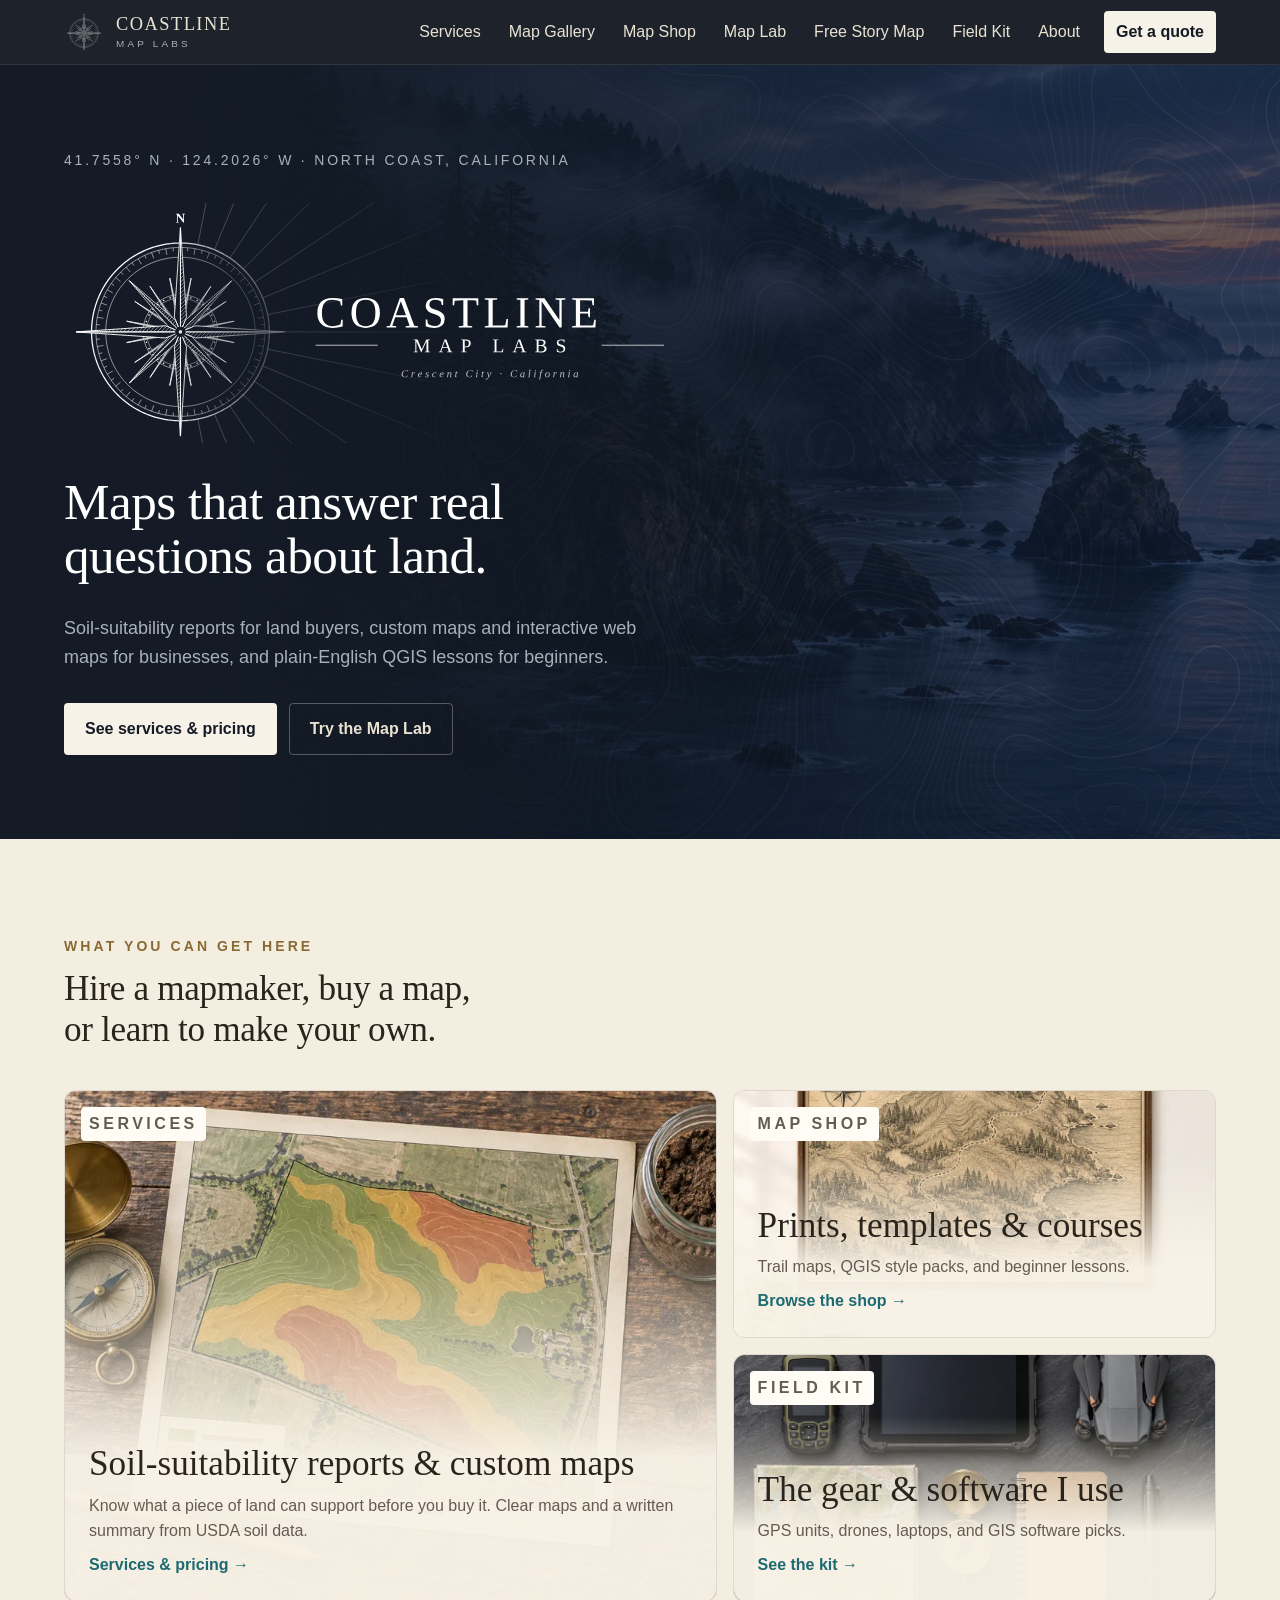
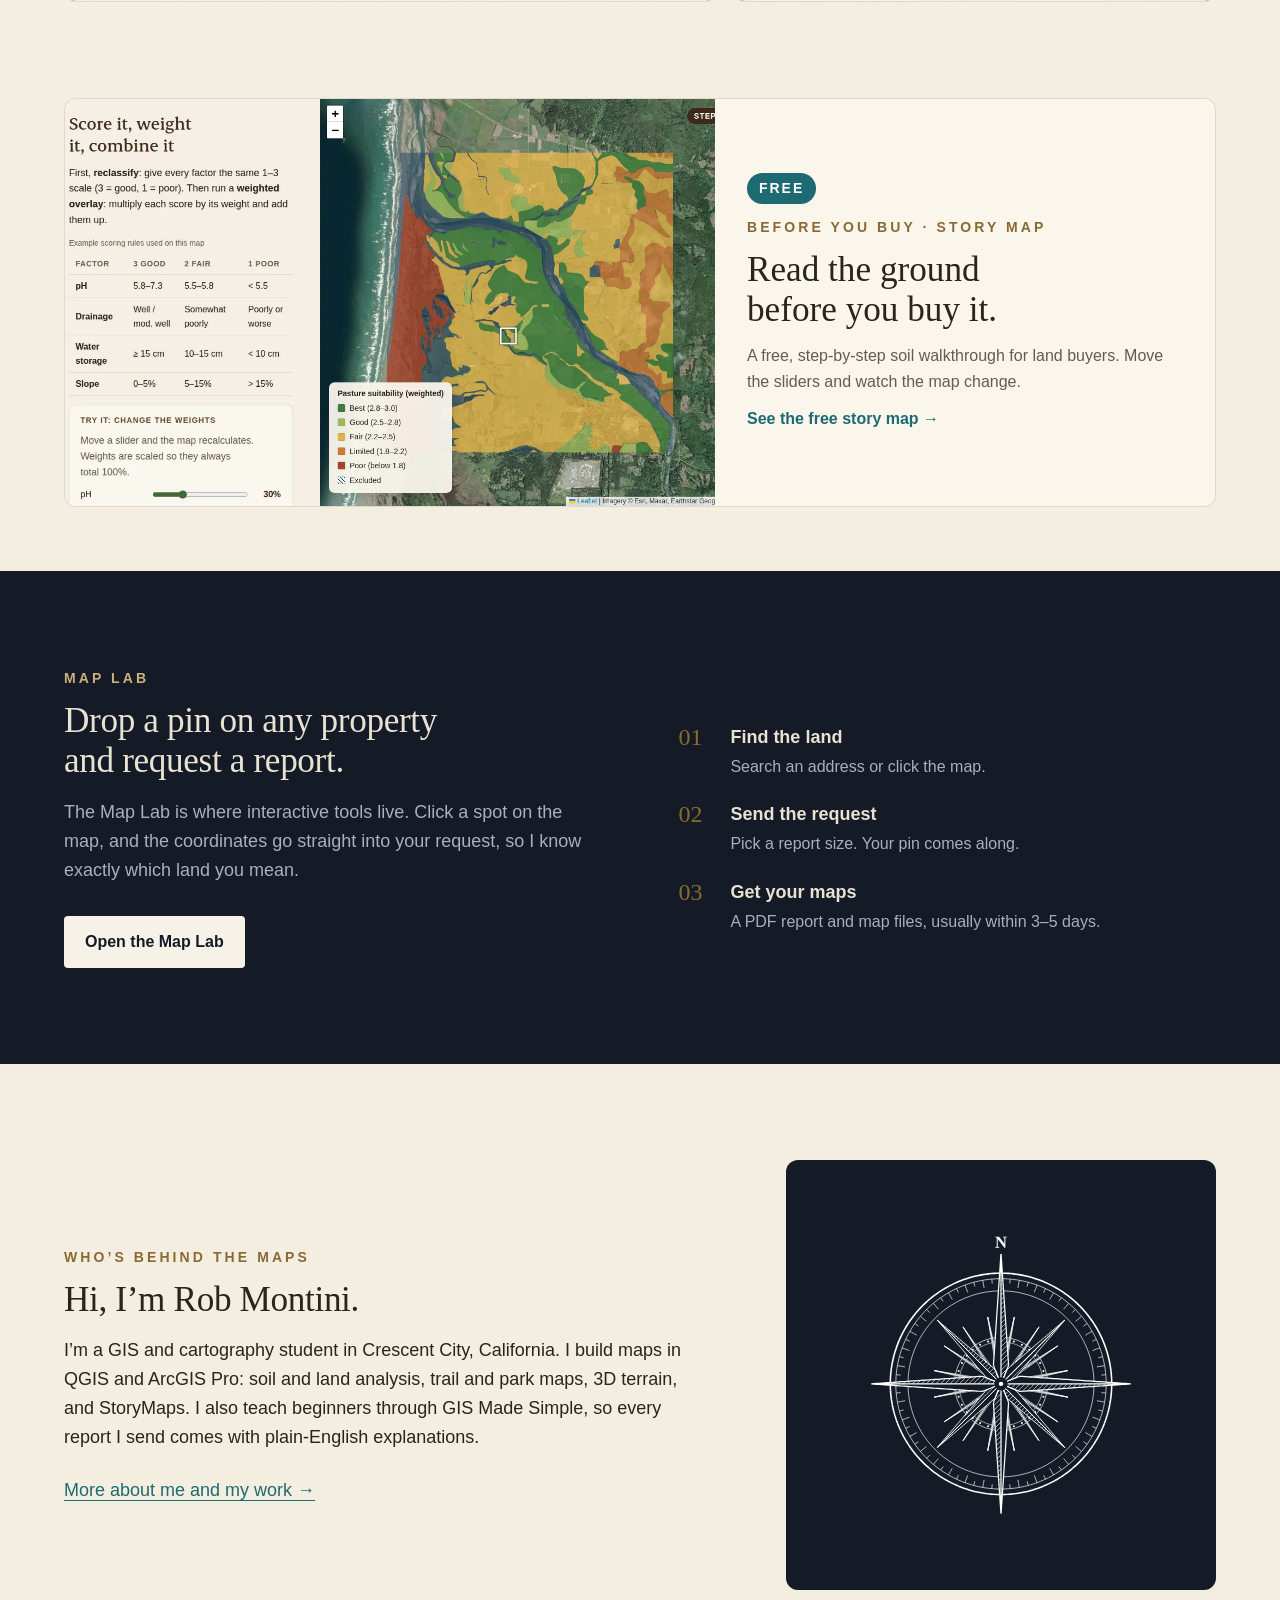
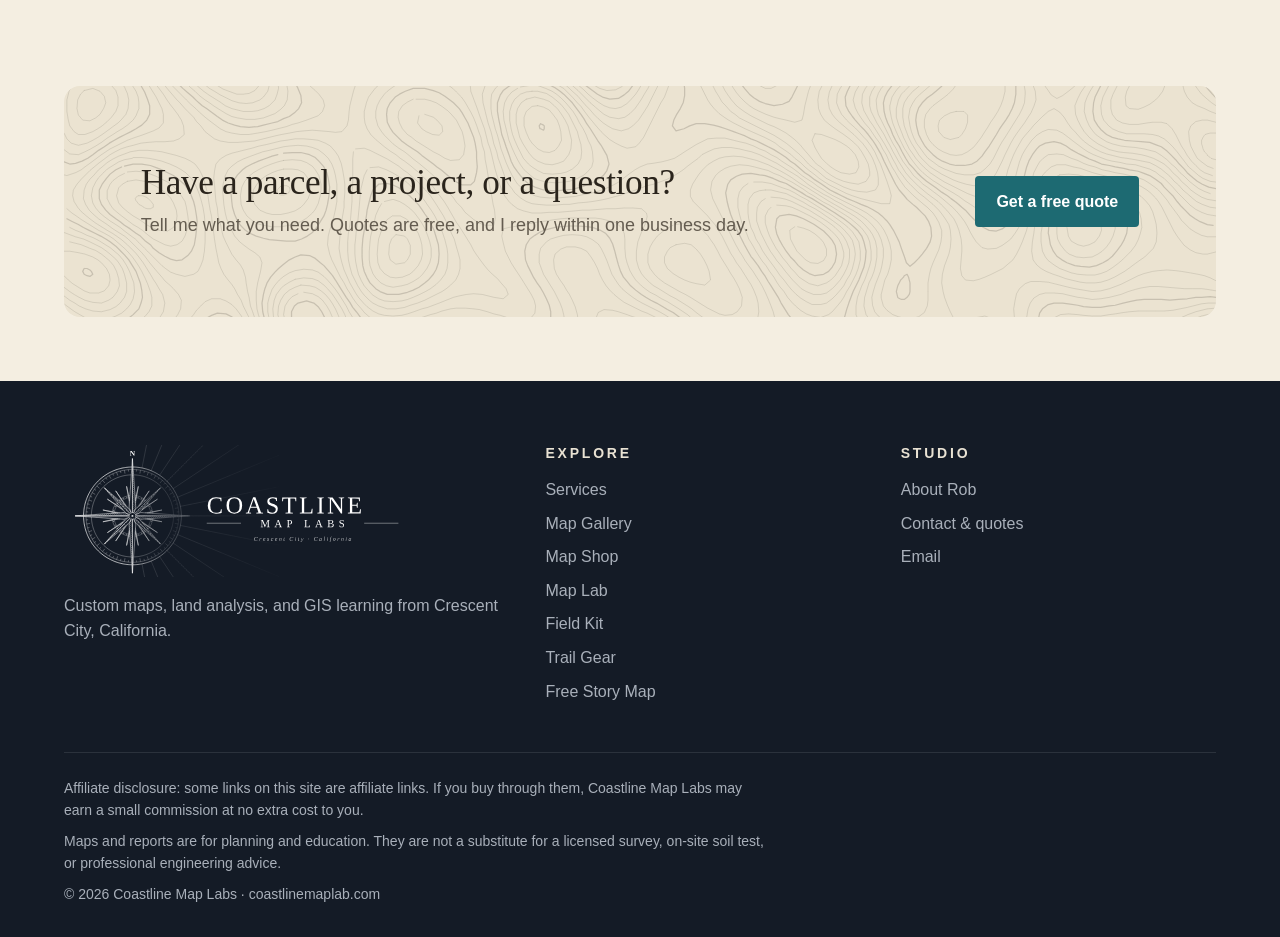
<file: index.html>
<!doctype html>
<html lang="en">
<head>
<meta charset="utf-8">
<meta name="viewport" content="width=device-width, initial-scale=1">
<title>Coastline Map Labs — Custom maps & land analysis</title>
<meta name="description" content="Custom soil-suitability reports, cartography, interactive web maps, map prints, and QGIS learning from Crescent City, California.">
<meta property="og:title" content="Coastline Map Labs — Custom maps & land analysis">
<meta property="og:description" content="Custom soil-suitability reports, cartography, interactive web maps, map prints, and QGIS learning from Crescent City, California.">
<meta property="og:image" content="assets/brand/Coastline-Map-Labs-Logo-White-on-Dark.svg">
<link rel="icon" href="assets/brand/favicon.svg" type="image/svg+xml">
<link rel="preconnect" href="https://api.fontshare.com" crossorigin>
<link href="https://api.fontshare.com/v2/css?f[]=gambetta@400,500&f[]=switzer@400,500,600&display=swap" rel="stylesheet">
<link rel="stylesheet" href="base.css">
<link rel="stylesheet" href="style.css">

</head>
<body>
<a class="skip" href="#main">Skip to content</a>
<header class="site-header">
  <div class="wrap">
    <a class="brand" href="index.html" aria-label="Coastline Map Labs home">
      <img src="assets/brand/Coastline-Map-Labs-Icon-White-Clear.svg" alt="" width="40" height="40">
      <span>Coastline<small>MAP LABS</small></span>
    </a>
    <button class="menu-btn" aria-expanded="false" aria-controls="site-nav" aria-label="Open menu">
      <svg width="22" height="22" viewBox="0 0 24 24" fill="none" stroke="currentColor" stroke-width="1.8" aria-hidden="true"><path d="M4 7h16M4 12h16M4 17h16"/></svg>
    </button>
    <nav id="site-nav" class="nav" aria-label="Main"><a href="services.html">Services</a><a href="gallery.html">Map Gallery</a><a href="shop.html">Map Shop</a><a href="map-lab.html">Map Lab</a><a href="before-you-buy.html">Free Story Map</a><a href="field-kit.html">Field Kit</a><a href="about.html">About</a><a class="nav-cta" href="contact.html">Get a quote</a></nav>
  </div>
</header>
<main id="main">

<section class="hero night">
  <div class="hero-photo" style="background-image:url(assets/img/hero.webp)"></div><div class="hero-shade"></div>
  <div class="wrap">
    <p class="coords">41.7558° N · 124.2026° W · NORTH COAST, CALIFORNIA</p>
    <img class="hero-logo" src="assets/brand/Coastline-Map-Labs-Logo-White-Clear.svg" alt="Coastline Map Labs" width="720" height="270">
    <h1>Maps that answer real questions about land.</h1>
    <p class="lede">Soil-suitability reports for land buyers, custom maps and interactive web maps for businesses, and plain-English QGIS lessons for beginners.</p>
    <div class="btn-row">
      <a class="btn btn-primary" href="services.html">See services &amp; pricing</a>
      <a class="btn btn-ghost" href="map-lab.html">Try the Map Lab</a>
    </div>
  </div>
</section>

<section class="section">
  <div class="wrap">
    <div class="section-head reveal">
      <p class="eyebrow">What you can get here</p>
      <h2>Hire a mapmaker, buy a map, or learn to make your own.</h2>
    </div>
    <div class="paths reveal">
      <a class="path path--big" href="services.html">
        <div class="art photo" style="background-image:url(assets/img/soil-report.webp)"></div>
        <p class="eyebrow path-label">Services</p>
        <h3>Soil-suitability reports &amp; custom maps</h3>
        <p>Know what a piece of land can support before you buy it. Clear maps and a written summary from USDA soil data.</p>
        <span class="go">Services &amp; pricing →</span>
      </a>
      <div class="stack">
        <a class="path" href="shop.html">
          <div class="art photo" style="background-image:url(assets/img/trail-print.webp)"></div>
          <p class="eyebrow path-label">Map Shop</p>
          <h3>Prints, templates &amp; courses</h3>
          <p>Trail maps, QGIS style packs, and beginner lessons.</p>
          <span class="go">Browse the shop →</span>
        </a>
        <a class="path" href="field-kit.html">
          <div class="art photo" style="background-image:url(assets/img/field-kit.webp)"></div>
          <p class="eyebrow path-label">Field Kit</p>
          <h3>The gear &amp; software I use</h3>
          <p>GPS units, drones, laptops, and GIS software picks.</p>
          <span class="go">See the kit →</span>
        </a>
      </div>
    </div>
  </div>
</section>

<section class="section--tight" style="padding-top:0">
  <div class="wrap">
    <a class="free-card reveal" href="before-you-buy.html">
      <img src="assets/storymap/step-score.webp" alt="The free story map's weighted soil suitability map of the Smith River plain" width="1280" height="744" loading="lazy">
      <div class="free-body">
        <span class="free-badge">Free</span>
        <p class="eyebrow">Before You Buy · Story map</p>
        <h3>Read the ground before you buy it.</h3>
        <p>A free, step-by-step soil walkthrough for land buyers. Move the sliders and watch the map change.</p>
        <span class="go">See the free story map →</span>
      </div>
    </a>
  </div>
</section>

<section class="section night">
  <div class="wrap split">
    <div class="reveal">
      <p class="eyebrow">Map Lab</p>
      <h2 style="margin-block:var(--space-3) var(--space-4)">Drop a pin on any property and request a report.</h2>
      <p class="lede">The Map Lab is where interactive tools live. Click a spot on the map, and the coordinates go straight into your request, so I know exactly which land you mean.</p>
      <div class="btn-row" style="margin-top:var(--space-8)"><a class="btn btn-primary" href="map-lab.html">Open the Map Lab</a></div>
    </div>
    <ol class="steps reveal" style="color:var(--color-night-text)">
      <li><div><strong>Find the land</strong><span style="color:var(--color-night-muted)">Search an address or click the map.</span></div></li>
      <li><div><strong>Send the request</strong><span style="color:var(--color-night-muted)">Pick a report size. Your pin comes along.</span></div></li>
      <li><div><strong>Get your maps</strong><span style="color:var(--color-night-muted)">A PDF report and map files, usually within 3–5 days.</span></div></li>
    </ol>
  </div>
</section>

<section class="section">
  <div class="wrap split split--wide-left">
    <div class="reveal">
      <p class="eyebrow">Who’s behind the maps</p>
      <h2 style="margin-block:var(--space-3) var(--space-4)">Hi, I’m Rob Montini.</h2>
      <p>I’m a GIS and cartography student in Crescent City, California. I build maps in QGIS and ArcGIS Pro: soil and land analysis, trail and park maps, 3D terrain, and StoryMaps. I also teach beginners through GIS Made Simple, so every report I send comes with plain-English explanations.</p>
      <p style="margin-top:var(--space-6)"><a href="about.html">More about me and my work →</a></p>
    </div>
    <div class="figure figure--night reveal" style="aspect-ratio:1"><img src="assets/brand/Coastline-Map-Labs-Icon-White-Clear.svg" alt="Coastline Map Labs compass rose" loading="lazy" width="280" height="280"></div>
  </div>
</section>

<section class="section--tight" style="padding-top:0">
  <div class="wrap">
    <div class="band reveal">
      <div><h2>Have a parcel, a project, or a question?</h2><p class="muted" style="margin-top:var(--space-2)">Tell me what you need. Quotes are free, and I reply within one business day.</p></div>
      <a class="btn btn-primary" href="contact.html">Get a free quote</a>
    </div>
  </div>
</section>

</main>
<footer class="site-footer night">
  <div class="wrap">
    <div class="foot-grid">
      <div>
        <img src="assets/brand/Coastline-Map-Labs-Logo-White-Clear.svg" alt="Coastline Map Labs" width="352" height="132">
        <p style="margin-top:var(--space-4)">Custom maps, land analysis, and GIS learning from Crescent City, California.</p>
      </div>
      <div>
        <h2>Explore</h2>
        <ul><li><a href="services.html">Services</a></li><li><a href="gallery.html">Map Gallery</a></li><li><a href="shop.html">Map Shop</a></li><li><a href="map-lab.html">Map Lab</a></li><li><a href="field-kit.html">Field Kit</a></li><li><a href="trail-gear.html">Trail Gear</a></li><li><a href="before-you-buy.html">Free Story Map</a></li></ul>
      </div>
      <div>
        <h2>Studio</h2>
        <ul><li><a href="about.html">About Rob</a></li><li><a href="contact.html">Contact &amp; quotes</a></li><li><a data-email href="contact.html">Email</a></li></ul>
      </div>
    </div>
    <div class="foot-legal">
      <p>Affiliate disclosure: some links on this site are affiliate links. If you buy through them, Coastline Map Labs may earn a small commission at no extra cost to you.</p>
      <p>Maps and reports are for planning and education. They are not a substitute for a licensed survey, on-site soil test, or professional engineering advice.</p>
      <p>© 2026 Coastline Map Labs · coastlinemaplab.com</p>
    </div>
  </div>
</footer>
<script src="config.js"></script>
<script src="app.js" defer></script>

</body>
</html>
</file>
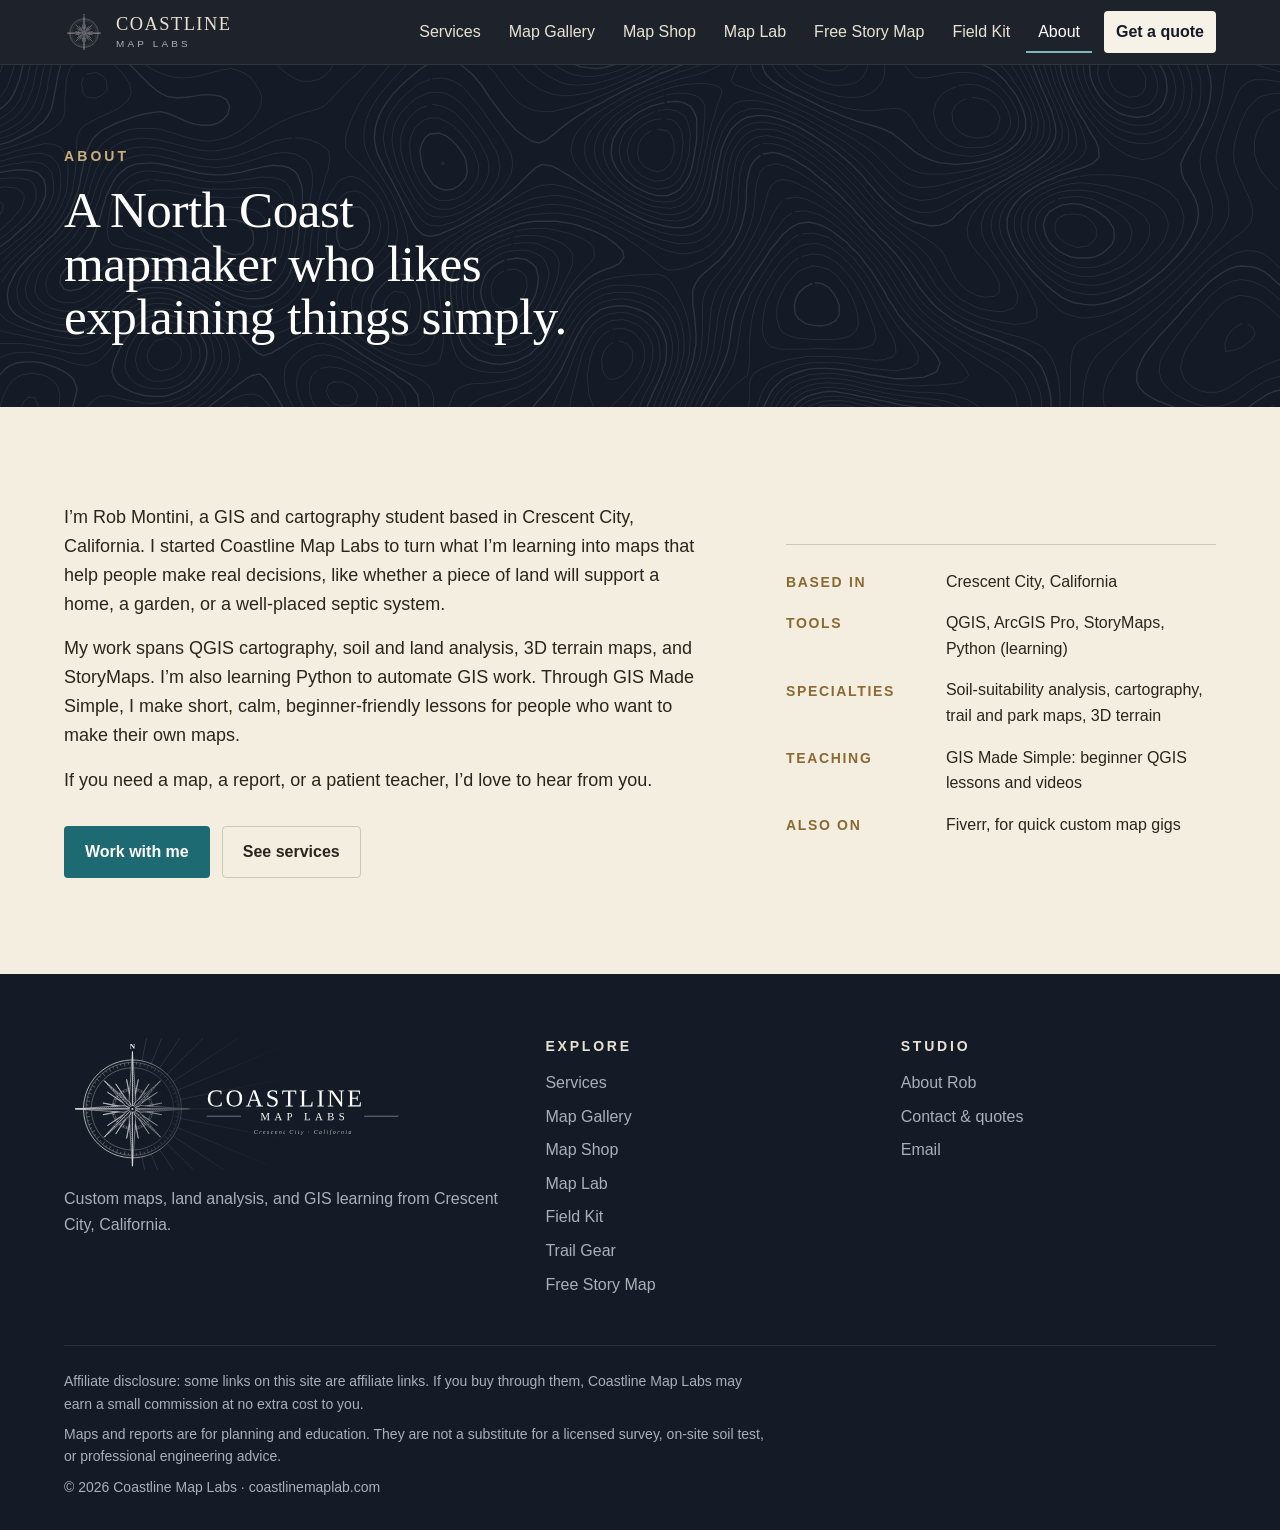
<file: about.html>
<!doctype html>
<html lang="en">
<head>
<meta charset="utf-8">
<meta name="viewport" content="width=device-width, initial-scale=1">
<title>About Rob Montini — Coastline Map Labs</title>
<meta name="description" content="Rob Montini is a GIS and cartography student in Crescent City, California, making custom maps and teaching beginner QGIS.">
<meta property="og:title" content="About Rob Montini — Coastline Map Labs">
<meta property="og:description" content="Rob Montini is a GIS and cartography student in Crescent City, California, making custom maps and teaching beginner QGIS.">
<meta property="og:image" content="assets/brand/Coastline-Map-Labs-Logo-White-on-Dark.svg">
<link rel="icon" href="assets/brand/favicon.svg" type="image/svg+xml">
<link rel="preconnect" href="https://api.fontshare.com" crossorigin>
<link href="https://api.fontshare.com/v2/css?f[]=gambetta@400,500&f[]=switzer@400,500,600&display=swap" rel="stylesheet">
<link rel="stylesheet" href="base.css">
<link rel="stylesheet" href="style.css">

</head>
<body>
<a class="skip" href="#main">Skip to content</a>
<header class="site-header">
  <div class="wrap">
    <a class="brand" href="index.html" aria-label="Coastline Map Labs home">
      <img src="assets/brand/Coastline-Map-Labs-Icon-White-Clear.svg" alt="" width="40" height="40">
      <span>Coastline<small>MAP LABS</small></span>
    </a>
    <button class="menu-btn" aria-expanded="false" aria-controls="site-nav" aria-label="Open menu">
      <svg width="22" height="22" viewBox="0 0 24 24" fill="none" stroke="currentColor" stroke-width="1.8" aria-hidden="true"><path d="M4 7h16M4 12h16M4 17h16"/></svg>
    </button>
    <nav id="site-nav" class="nav" aria-label="Main"><a href="services.html">Services</a><a href="gallery.html">Map Gallery</a><a href="shop.html">Map Shop</a><a href="map-lab.html">Map Lab</a><a href="before-you-buy.html">Free Story Map</a><a href="field-kit.html">Field Kit</a><a href="about.html" aria-current="page">About</a><a class="nav-cta" href="contact.html">Get a quote</a></nav>
  </div>
</header>
<main id="main">

<section class="page-hero night"><div class="wrap">
  <p class="eyebrow">About</p>
  <h1>A North Coast mapmaker who likes explaining things simply.</h1>
</div></section>
<section class="section"><div class="wrap split split--wide-left">
  <div class="reveal">
    <p>I’m Rob Montini, a GIS and cartography student based in Crescent City, California. I started Coastline Map Labs to turn what I’m learning into maps that help people make real decisions, like whether a piece of land will support a home, a garden, or a well-placed septic system.</p>
    <p style="margin-top:var(--space-4)">My work spans QGIS cartography, soil and land analysis, 3D terrain maps, and StoryMaps. I’m also learning Python to automate GIS work. Through GIS Made Simple, I make short, calm, beginner-friendly lessons for people who want to make their own maps.</p>
    <p style="margin-top:var(--space-4)">If you need a map, a report, or a patient teacher, I’d love to hear from you.</p>
    <div class="btn-row" style="margin-top:var(--space-8)"><a class="btn btn-primary" href="contact.html">Work with me</a><a class="btn btn-ghost" href="services.html">See services</a></div>
  </div>
  <div class="reveal">
    <ul class="facts">
      <li><b>Based in</b><span>Crescent City, California</span></li>
      <li><b>Tools</b><span>QGIS, ArcGIS Pro, StoryMaps, Python (learning)</span></li>
      <li><b>Specialties</b><span>Soil-suitability analysis, cartography, trail and park maps, 3D terrain</span></li>
      <li><b>Teaching</b><span>GIS Made Simple: beginner QGIS lessons and videos</span></li>
      <li><b>Also on</b><span>Fiverr, for quick custom map gigs</span></li>
    </ul>
  </div>
</div></section>

</main>
<footer class="site-footer night">
  <div class="wrap">
    <div class="foot-grid">
      <div>
        <img src="assets/brand/Coastline-Map-Labs-Logo-White-Clear.svg" alt="Coastline Map Labs" width="352" height="132">
        <p style="margin-top:var(--space-4)">Custom maps, land analysis, and GIS learning from Crescent City, California.</p>
      </div>
      <div>
        <h2>Explore</h2>
        <ul><li><a href="services.html">Services</a></li><li><a href="gallery.html">Map Gallery</a></li><li><a href="shop.html">Map Shop</a></li><li><a href="map-lab.html">Map Lab</a></li><li><a href="field-kit.html">Field Kit</a></li><li><a href="trail-gear.html">Trail Gear</a></li><li><a href="before-you-buy.html">Free Story Map</a></li></ul>
      </div>
      <div>
        <h2>Studio</h2>
        <ul><li><a href="about.html">About Rob</a></li><li><a href="contact.html">Contact &amp; quotes</a></li><li><a data-email href="contact.html">Email</a></li></ul>
      </div>
    </div>
    <div class="foot-legal">
      <p>Affiliate disclosure: some links on this site are affiliate links. If you buy through them, Coastline Map Labs may earn a small commission at no extra cost to you.</p>
      <p>Maps and reports are for planning and education. They are not a substitute for a licensed survey, on-site soil test, or professional engineering advice.</p>
      <p>© 2026 Coastline Map Labs · coastlinemaplab.com</p>
    </div>
  </div>
</footer>
<script src="config.js"></script>
<script src="app.js" defer></script>

</body>
</html>
</file>
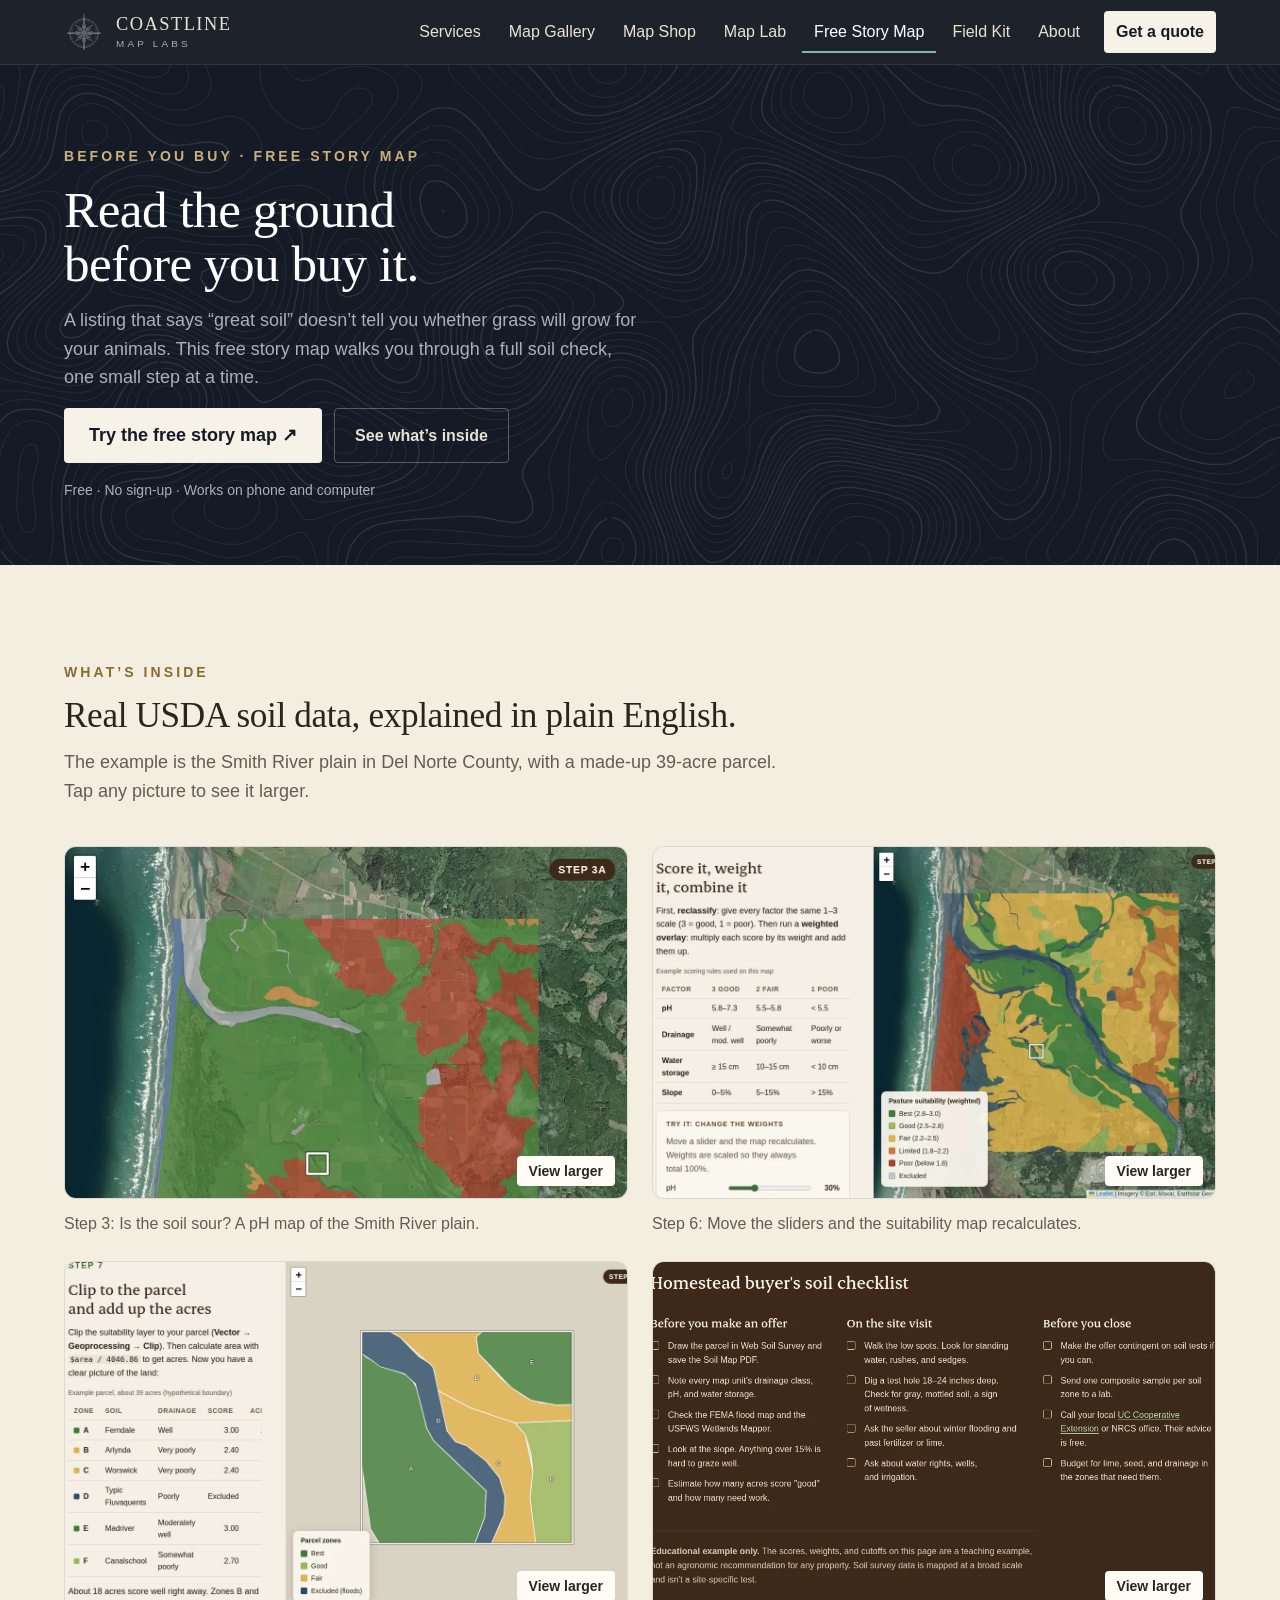
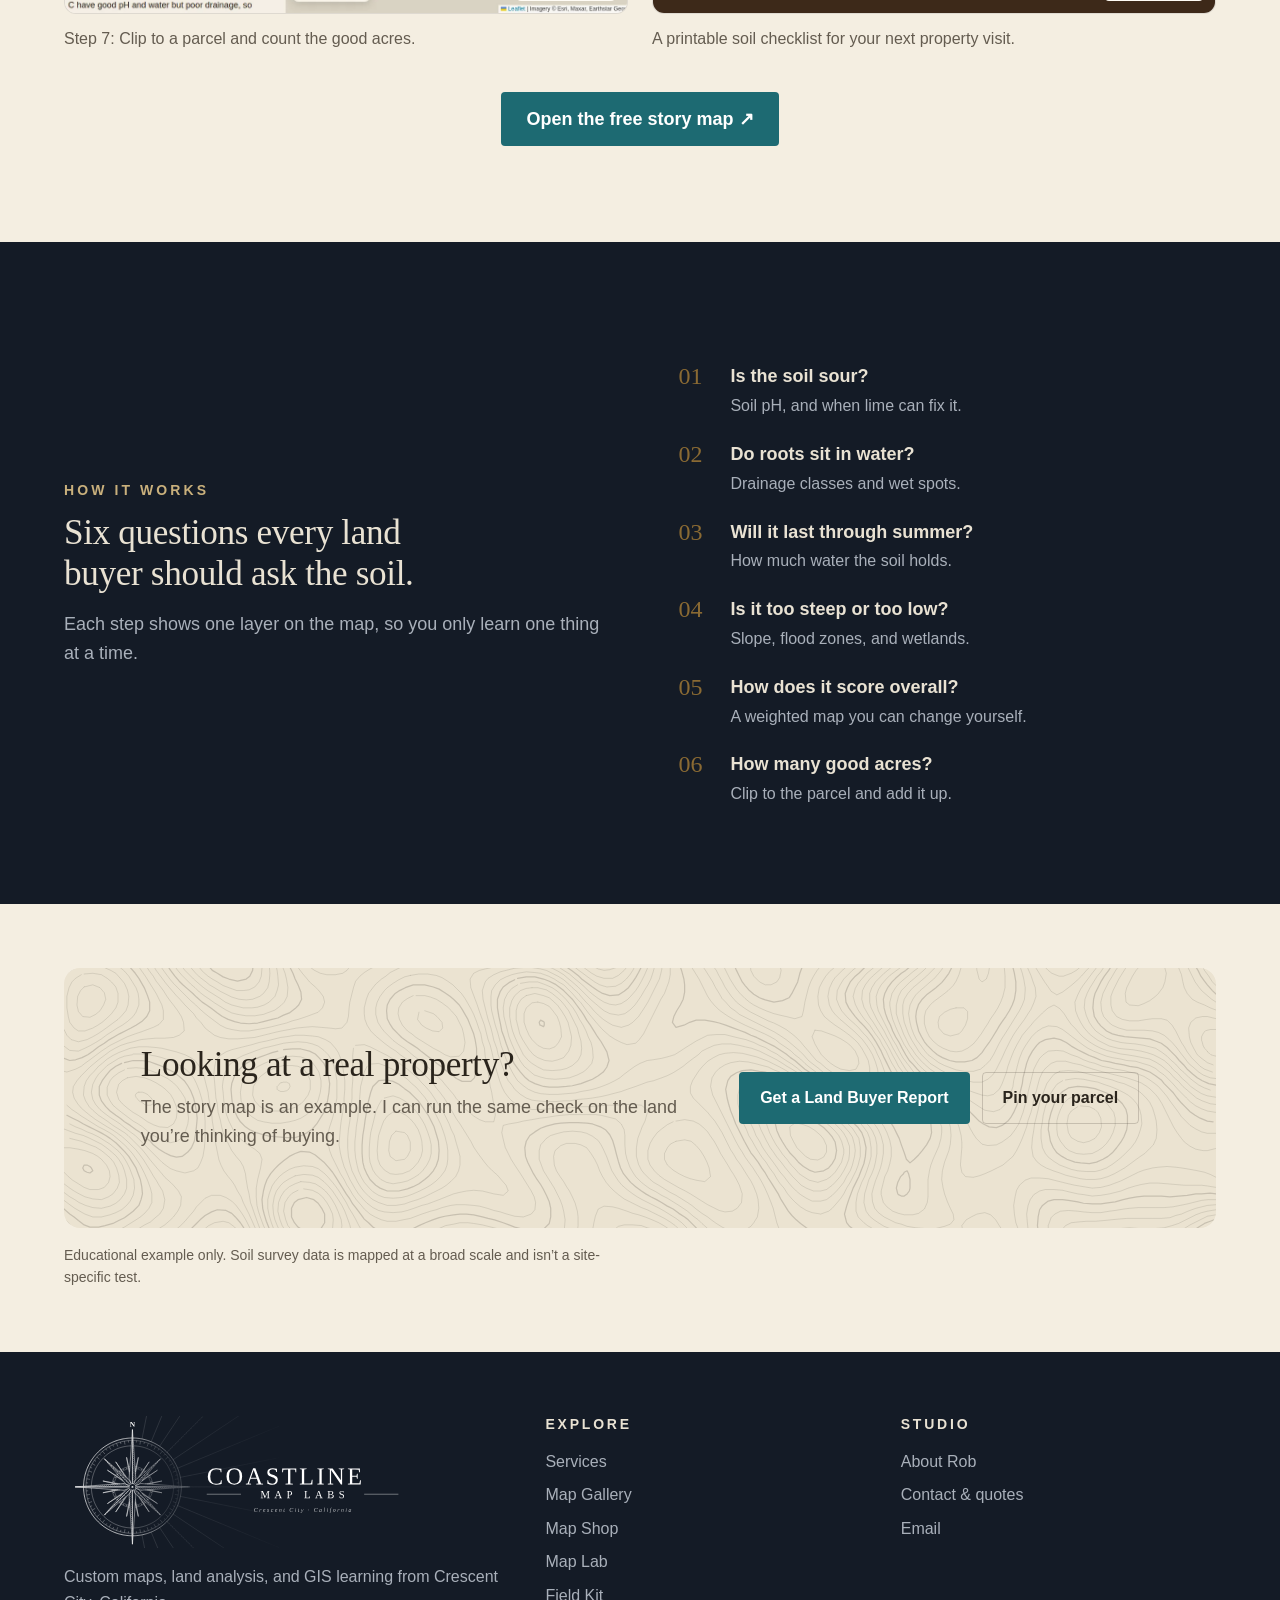
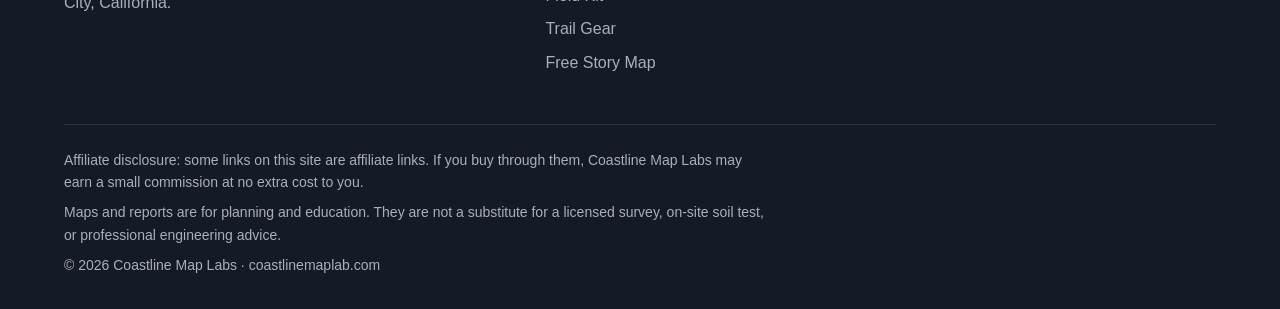
<file: before-you-buy.html>
<!doctype html>
<html lang="en">
<head>
<meta charset="utf-8">
<meta name="viewport" content="width=device-width, initial-scale=1">
<title>Before You Buy — Free soil story map for land buyers — Coastline Map Labs</title>
<meta name="description" content="Read the ground before you buy it. A free, interactive soil suitability story map for homestead land buyers, built with free USDA data and QGIS.">
<meta property="og:title" content="Before You Buy — Free soil story map for land buyers — Coastline Map Labs">
<meta property="og:description" content="Read the ground before you buy it. A free, interactive soil suitability story map for homestead land buyers, built with free USDA data and QGIS.">
<meta property="og:image" content="assets/brand/Coastline-Map-Labs-Logo-White-on-Dark.svg">
<link rel="icon" href="assets/brand/favicon.svg" type="image/svg+xml">
<link rel="preconnect" href="https://api.fontshare.com" crossorigin>
<link href="https://api.fontshare.com/v2/css?f[]=gambetta@400,500&f[]=switzer@400,500,600&display=swap" rel="stylesheet">
<link rel="stylesheet" href="base.css">
<link rel="stylesheet" href="style.css">

</head>
<body>
<a class="skip" href="#main">Skip to content</a>
<header class="site-header">
  <div class="wrap">
    <a class="brand" href="index.html" aria-label="Coastline Map Labs home">
      <img src="assets/brand/Coastline-Map-Labs-Icon-White-Clear.svg" alt="" width="40" height="40">
      <span>Coastline<small>MAP LABS</small></span>
    </a>
    <button class="menu-btn" aria-expanded="false" aria-controls="site-nav" aria-label="Open menu">
      <svg width="22" height="22" viewBox="0 0 24 24" fill="none" stroke="currentColor" stroke-width="1.8" aria-hidden="true"><path d="M4 7h16M4 12h16M4 17h16"/></svg>
    </button>
    <nav id="site-nav" class="nav" aria-label="Main"><a href="services.html">Services</a><a href="gallery.html">Map Gallery</a><a href="shop.html">Map Shop</a><a href="map-lab.html">Map Lab</a><a href="before-you-buy.html" aria-current="page">Free Story Map</a><a href="field-kit.html">Field Kit</a><a href="about.html">About</a><a class="nav-cta" href="contact.html">Get a quote</a></nav>
  </div>
</header>
<main id="main">
<section class="page-hero night"><div class="wrap">
  <p class="eyebrow">Before You Buy · Free story map</p>
  <h1>Read the ground before you buy it.</h1>
  <p class="lede">A listing that says “great soil” doesn’t tell you whether grass will grow for your animals. This free story map walks you through a full soil check, one small step at a time.</p>
  <div class="btn-row">
    <a class="btn btn-primary btn-free" href="https://gis-made-simple-soils.pplx.app" target="_blank" rel="noopener">Try the free story map ↗</a>
    <a class="btn btn-ghost" href="#inside">See what’s inside</a>
  </div>
  <p class="small" style="color:var(--color-night-muted)">Free · No sign-up · Works on phone and computer</p>
</div></section>

<section class="section" id="inside"><div class="wrap">
  <div class="section-head reveal"><p class="eyebrow">What’s inside</p><h2>Real USDA soil data, explained in plain English.</h2><p class="muted">The example is the Smith River plain in Del Norte County, with a made-up 39-acre parcel. Tap any picture to see it larger.</p></div>
  <div class="sm-grid"><figure class="sm-shot reveal"><button class="gimg" type="button" data-zoom="assets/storymap/step-ph.webp" data-caption="Step 3: Is the soil sour? A pH map of the Smith River plain." aria-label="View larger: Step 3: Is the soil sour? A pH map of the Smith River plain."><img src="assets/storymap/step-ph.webp" alt="Step 3: Is the soil sour? A pH map of the Smith River plain." width="768" height="744" loading="lazy"><span class="zoom-hint">View larger</span></button><figcaption>Step 3: Is the soil sour? A pH map of the Smith River plain.</figcaption></figure><figure class="sm-shot reveal"><button class="gimg" type="button" data-zoom="assets/storymap/step-score.webp" data-caption="Step 6: Move the sliders and the suitability map recalculates." aria-label="View larger: Step 6: Move the sliders and the suitability map recalculates."><img src="assets/storymap/step-score.webp" alt="Step 6: Move the sliders and the suitability map recalculates." width="1280" height="744" loading="lazy"><span class="zoom-hint">View larger</span></button><figcaption>Step 6: Move the sliders and the suitability map recalculates.</figcaption></figure><figure class="sm-shot reveal"><button class="gimg" type="button" data-zoom="assets/storymap/step-parcel.webp" data-caption="Step 7: Clip to a parcel and count the good acres." aria-label="View larger: Step 7: Clip to a parcel and count the good acres."><img src="assets/storymap/step-parcel.webp" alt="Step 7: Clip to a parcel and count the good acres." width="1280" height="744" loading="lazy"><span class="zoom-hint">View larger</span></button><figcaption>Step 7: Clip to a parcel and count the good acres.</figcaption></figure><figure class="sm-shot reveal"><button class="gimg" type="button" data-zoom="assets/storymap/checklist.webp" data-caption="A printable soil checklist for your next property visit." aria-label="View larger: A printable soil checklist for your next property visit."><img src="assets/storymap/checklist.webp" alt="A printable soil checklist for your next property visit." width="1280" height="644" loading="lazy"><span class="zoom-hint">View larger</span></button><figcaption>A printable soil checklist for your next property visit.</figcaption></figure></div>
  <div class="btn-row reveal" style="margin-top:var(--space-10);justify-content:center">
    <a class="btn btn-primary btn-free" href="https://gis-made-simple-soils.pplx.app" target="_blank" rel="noopener">Open the free story map ↗</a>
  </div>
</div></section>

<section class="section night"><div class="wrap split">
  <div class="reveal">
    <p class="eyebrow">How it works</p>
    <h2 style="margin-block:var(--space-3) var(--space-4)">Six questions every land buyer should ask the soil.</h2>
    <p class="lede">Each step shows one layer on the map, so you only learn one thing at a time.</p>
  </div>
  <ol class="steps reveal" style="color:var(--color-night-text)">
    <li><div><strong>Is the soil sour?</strong><span style="color:var(--color-night-muted)">Soil pH, and when lime can fix it.</span></div></li>
    <li><div><strong>Do roots sit in water?</strong><span style="color:var(--color-night-muted)">Drainage classes and wet spots.</span></div></li>
    <li><div><strong>Will it last through summer?</strong><span style="color:var(--color-night-muted)">How much water the soil holds.</span></div></li>
    <li><div><strong>Is it too steep or too low?</strong><span style="color:var(--color-night-muted)">Slope, flood zones, and wetlands.</span></div></li>
    <li><div><strong>How does it score overall?</strong><span style="color:var(--color-night-muted)">A weighted map you can change yourself.</span></div></li>
    <li><div><strong>How many good acres?</strong><span style="color:var(--color-night-muted)">Clip to the parcel and add it up.</span></div></li>
  </ol>
</div></section>

<section class="section--tight"><div class="wrap">
  <div class="band reveal">
    <div><h2>Looking at a real property?</h2><p class="muted" style="margin-top:var(--space-2)">The story map is an example. I can run the same check on the land you’re thinking of buying.</p></div>
    <div class="btn-row"><a class="btn btn-primary" data-buy="soil-buyer-report" href="contact.html?item=soil-buyer-report">Get a Land Buyer Report</a><a class="btn btn-ghost" href="map-lab.html">Pin your parcel</a></div>
  </div>
  <p class="small muted" style="margin-top:var(--space-4)">Educational example only. Soil survey data is mapped at a broad scale and isn’t a site-specific test.</p>
</div></section>
<dialog id="lightbox" class="lightbox" aria-label="Full-size picture">
  <form method="dialog"><button class="lb-close" aria-label="Close">&times;</button></form>
  <img alt="" id="lb-img">
  <p id="lb-cap"></p>
</dialog>

</main>
<footer class="site-footer night">
  <div class="wrap">
    <div class="foot-grid">
      <div>
        <img src="assets/brand/Coastline-Map-Labs-Logo-White-Clear.svg" alt="Coastline Map Labs" width="352" height="132">
        <p style="margin-top:var(--space-4)">Custom maps, land analysis, and GIS learning from Crescent City, California.</p>
      </div>
      <div>
        <h2>Explore</h2>
        <ul><li><a href="services.html">Services</a></li><li><a href="gallery.html">Map Gallery</a></li><li><a href="shop.html">Map Shop</a></li><li><a href="map-lab.html">Map Lab</a></li><li><a href="field-kit.html">Field Kit</a></li><li><a href="trail-gear.html">Trail Gear</a></li><li><a href="before-you-buy.html">Free Story Map</a></li></ul>
      </div>
      <div>
        <h2>Studio</h2>
        <ul><li><a href="about.html">About Rob</a></li><li><a href="contact.html">Contact &amp; quotes</a></li><li><a data-email href="contact.html">Email</a></li></ul>
      </div>
    </div>
    <div class="foot-legal">
      <p>Affiliate disclosure: some links on this site are affiliate links. If you buy through them, Coastline Map Labs may earn a small commission at no extra cost to you.</p>
      <p>Maps and reports are for planning and education. They are not a substitute for a licensed survey, on-site soil test, or professional engineering advice.</p>
      <p>© 2026 Coastline Map Labs · coastlinemaplab.com</p>
    </div>
  </div>
</footer>
<script src="config.js"></script>
<script src="app.js" defer></script>

</body>
</html>
</file>
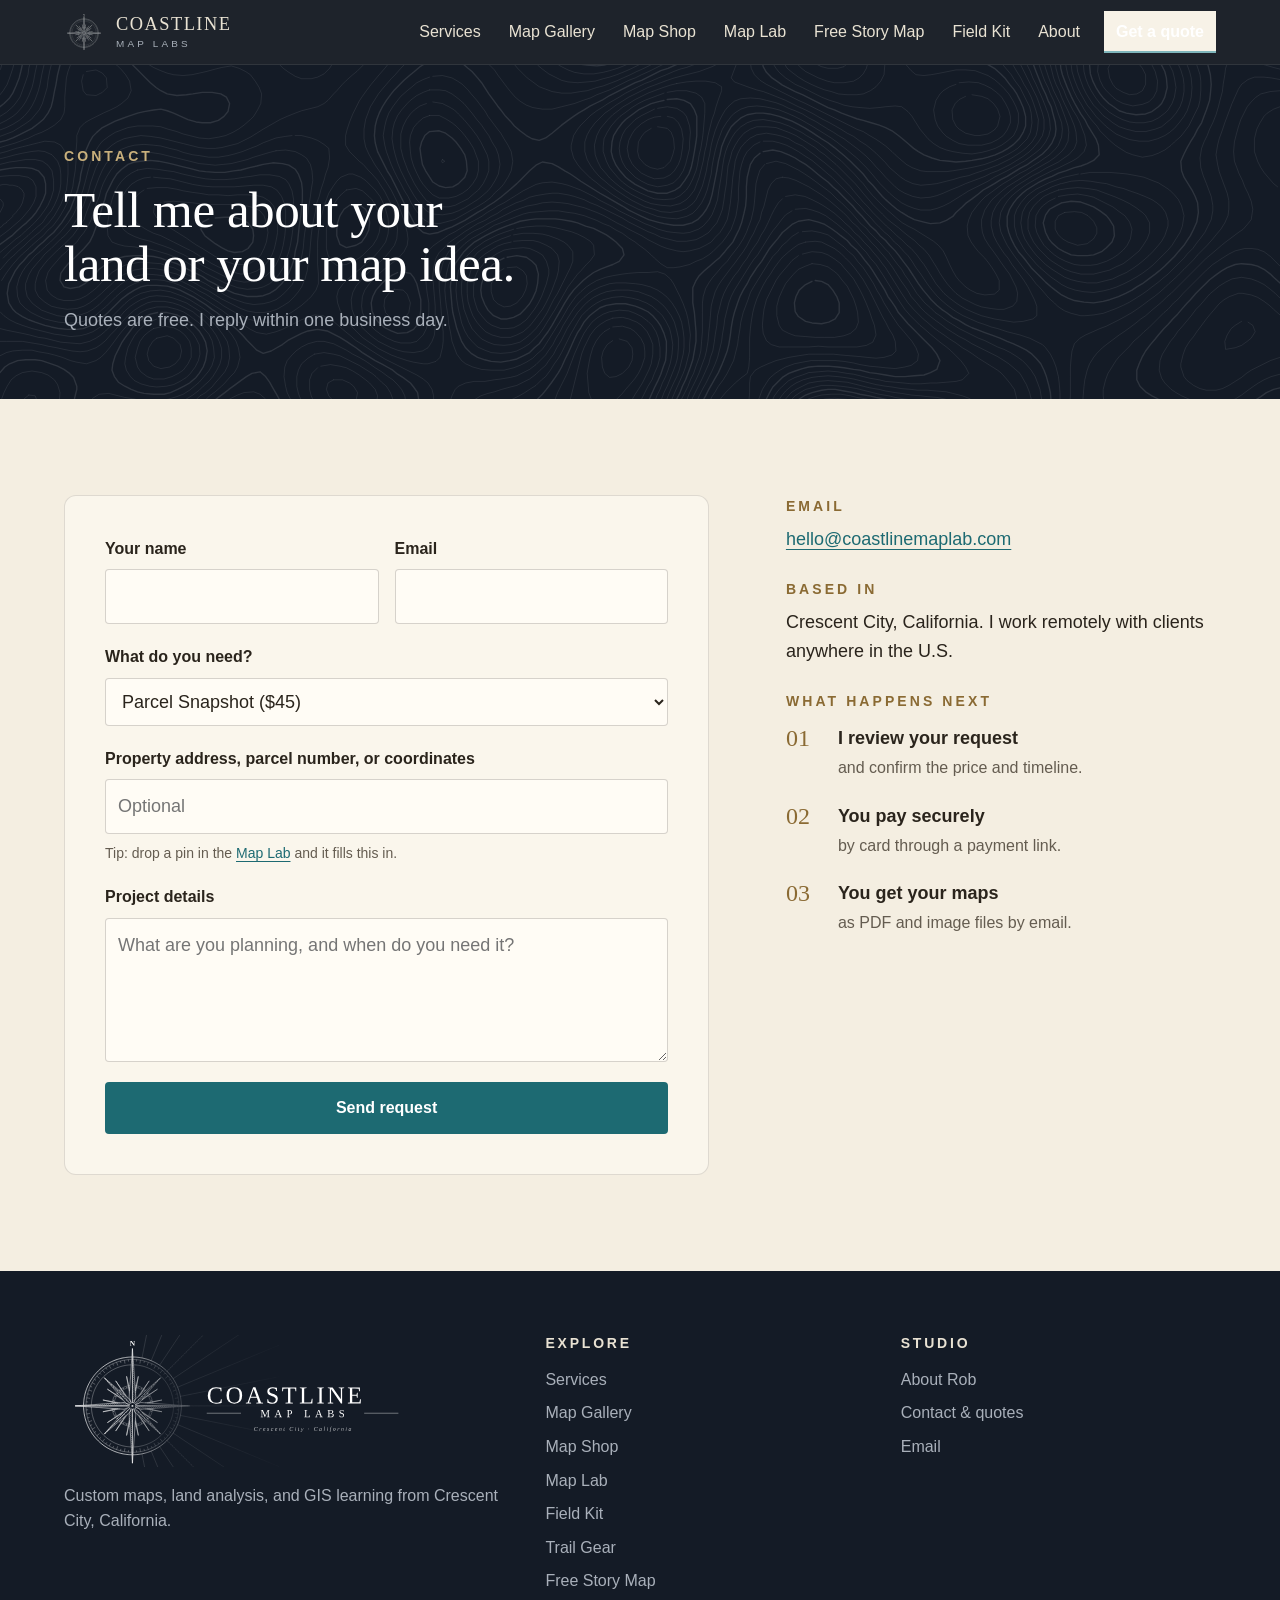
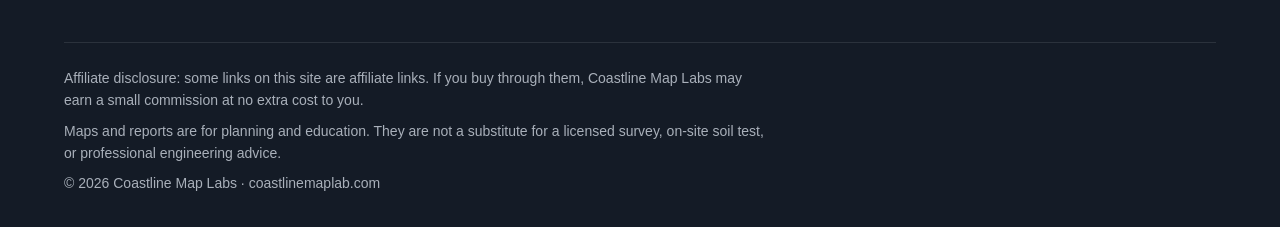
<file: contact.html>
<!doctype html>
<html lang="en">
<head>
<meta charset="utf-8">
<meta name="viewport" content="width=device-width, initial-scale=1">
<title>Contact & free quotes — Coastline Map Labs</title>
<meta name="description" content="Request a soil-suitability report, custom map, web map, tutoring session, or shop item from Coastline Map Labs.">
<meta property="og:title" content="Contact & free quotes — Coastline Map Labs">
<meta property="og:description" content="Request a soil-suitability report, custom map, web map, tutoring session, or shop item from Coastline Map Labs.">
<meta property="og:image" content="assets/brand/Coastline-Map-Labs-Logo-White-on-Dark.svg">
<link rel="icon" href="assets/brand/favicon.svg" type="image/svg+xml">
<link rel="preconnect" href="https://api.fontshare.com" crossorigin>
<link href="https://api.fontshare.com/v2/css?f[]=gambetta@400,500&f[]=switzer@400,500,600&display=swap" rel="stylesheet">
<link rel="stylesheet" href="base.css">
<link rel="stylesheet" href="style.css">

</head>
<body>
<a class="skip" href="#main">Skip to content</a>
<header class="site-header">
  <div class="wrap">
    <a class="brand" href="index.html" aria-label="Coastline Map Labs home">
      <img src="assets/brand/Coastline-Map-Labs-Icon-White-Clear.svg" alt="" width="40" height="40">
      <span>Coastline<small>MAP LABS</small></span>
    </a>
    <button class="menu-btn" aria-expanded="false" aria-controls="site-nav" aria-label="Open menu">
      <svg width="22" height="22" viewBox="0 0 24 24" fill="none" stroke="currentColor" stroke-width="1.8" aria-hidden="true"><path d="M4 7h16M4 12h16M4 17h16"/></svg>
    </button>
    <nav id="site-nav" class="nav" aria-label="Main"><a href="services.html">Services</a><a href="gallery.html">Map Gallery</a><a href="shop.html">Map Shop</a><a href="map-lab.html">Map Lab</a><a href="before-you-buy.html">Free Story Map</a><a href="field-kit.html">Field Kit</a><a href="about.html">About</a><a class="nav-cta" href="contact.html" aria-current="page">Get a quote</a></nav>
  </div>
</header>
<main id="main">

<section class="page-hero night"><div class="wrap">
  <p class="eyebrow">Contact</p>
  <h1>Tell me about your land or your map idea.</h1>
  <p class="lede">Quotes are free. I reply within one business day.</p>
</div></section>
<section class="section"><div class="wrap split split--wide-left" style="align-items:start">
  <form id="contact-form" class="form reveal" novalidate>
    <div class="two">
      <div class="field"><label for="f-name">Your name</label><input id="f-name" name="name" required autocomplete="name"></div>
      <div class="field"><label for="f-email">Email</label><input id="f-email" name="email" type="email" required autocomplete="email"></div>
    </div>
    <div class="field"><label for="f-service">What do you need?</label>
      <select id="f-service" name="service">
        <optgroup label="Soil reports">
          <option value="soil-snapshot">Parcel Snapshot ($45)</option>
          <option value="soil-buyer-report">Land Buyer Report ($150)</option>
          <option value="soil-custom">Custom Land Analysis (from $250)</option>
        </optgroup>
        <optgroup label="Maps">
          <option value="custom-trail-map">Custom trail map (pick your trail)</option>
          <option value="custom-map">Custom cartography (from $75)</option>
          <option value="thematic-map">Thematic / data map (custom quote)</option>
          <option value="web-map">Interactive web map (from $300)</option>
        </optgroup>
        <optgroup label="Learning">
          <option value="tutoring">QGIS tutoring ($35/hr)</option>
          <option value="qgis-course">QGIS From Zero course ($49)</option>
          <option value="qgis-style-pack">QGIS Cartography Style Pack (from $35)</option>
        </optgroup>
        <optgroup label="Shop">
          <option value="wall-print">Coastline Contour Wall Print (from $35)</option>
        </optgroup>
        <option value="other">Something else</option>
      </select>
    </div>
    <div class="field"><label for="f-location">Property address, parcel number, or coordinates</label><input id="f-location" name="location" placeholder="Optional"><span class="hint">Tip: drop a pin in the <a href="map-lab.html">Map Lab</a> and it fills this in.</span></div>
    <div class="field"><label for="f-msg">Project details</label><textarea id="f-msg" name="message" required placeholder="What are you planning, and when do you need it?"></textarea></div>
    <button class="btn btn-primary" type="submit">Send request</button>
    <p class="form-note" id="form-note" role="status"></p>
  </form>
  <aside class="reveal" style="display:grid;gap:var(--space-6)">
    <div><p class="eyebrow">Email</p><p style="margin-top:var(--space-2)"><a data-email href="#"></a></p></div>
    <div><p class="eyebrow">Based in</p><p style="margin-top:var(--space-2)">Crescent City, California. I work remotely with clients anywhere in the U.S.</p></div>
    <div><p class="eyebrow">What happens next</p><ol class="steps" style="margin-top:var(--space-3)"><li><div><strong>I review your request</strong><span>and confirm the price and timeline.</span></div></li><li><div><strong>You pay securely</strong><span>by card through a payment link.</span></div></li><li><div><strong>You get your maps</strong><span>as PDF and image files by email.</span></div></li></ol></div>
  </aside>
</div></section>

</main>
<footer class="site-footer night">
  <div class="wrap">
    <div class="foot-grid">
      <div>
        <img src="assets/brand/Coastline-Map-Labs-Logo-White-Clear.svg" alt="Coastline Map Labs" width="352" height="132">
        <p style="margin-top:var(--space-4)">Custom maps, land analysis, and GIS learning from Crescent City, California.</p>
      </div>
      <div>
        <h2>Explore</h2>
        <ul><li><a href="services.html">Services</a></li><li><a href="gallery.html">Map Gallery</a></li><li><a href="shop.html">Map Shop</a></li><li><a href="map-lab.html">Map Lab</a></li><li><a href="field-kit.html">Field Kit</a></li><li><a href="trail-gear.html">Trail Gear</a></li><li><a href="before-you-buy.html">Free Story Map</a></li></ul>
      </div>
      <div>
        <h2>Studio</h2>
        <ul><li><a href="about.html">About Rob</a></li><li><a href="contact.html">Contact &amp; quotes</a></li><li><a data-email href="contact.html">Email</a></li></ul>
      </div>
    </div>
    <div class="foot-legal">
      <p>Affiliate disclosure: some links on this site are affiliate links. If you buy through them, Coastline Map Labs may earn a small commission at no extra cost to you.</p>
      <p>Maps and reports are for planning and education. They are not a substitute for a licensed survey, on-site soil test, or professional engineering advice.</p>
      <p>© 2026 Coastline Map Labs · coastlinemaplab.com</p>
    </div>
  </div>
</footer>
<script src="config.js"></script>
<script src="app.js" defer></script>

</body>
</html>
</file>
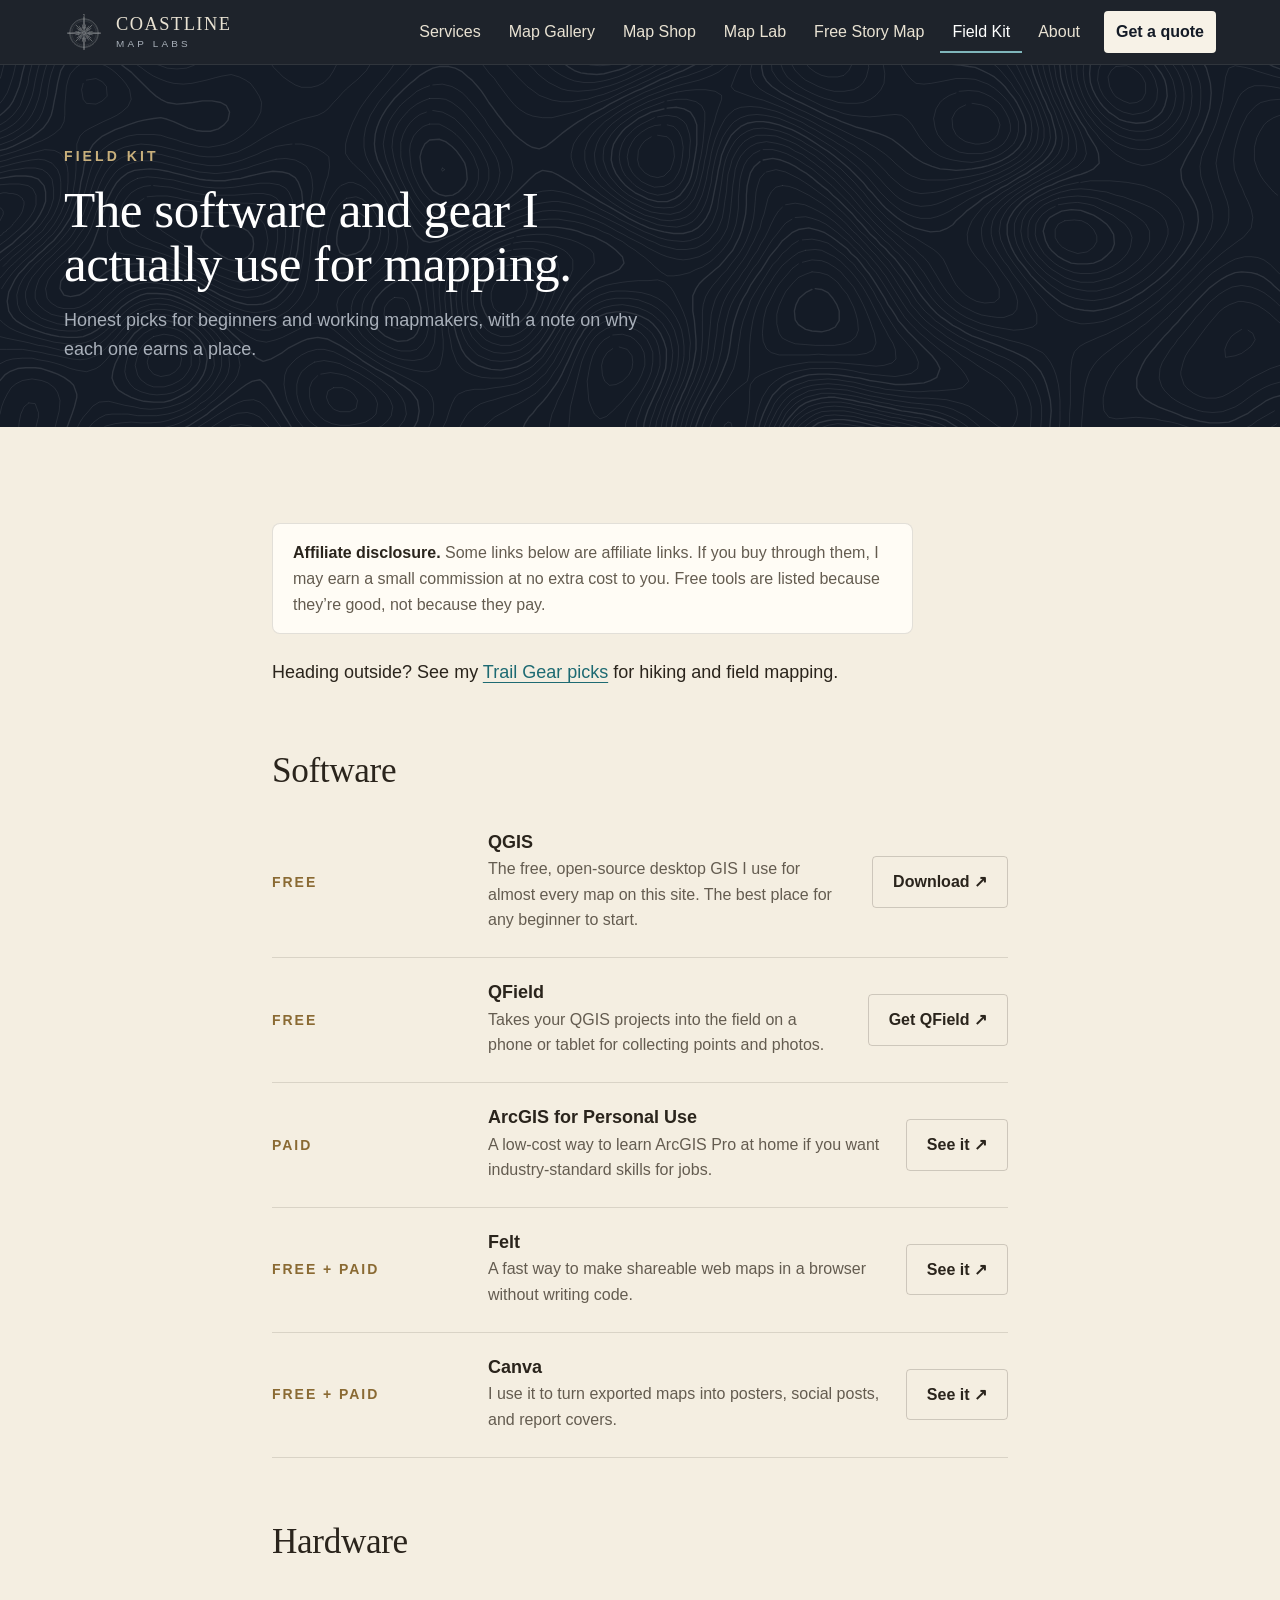
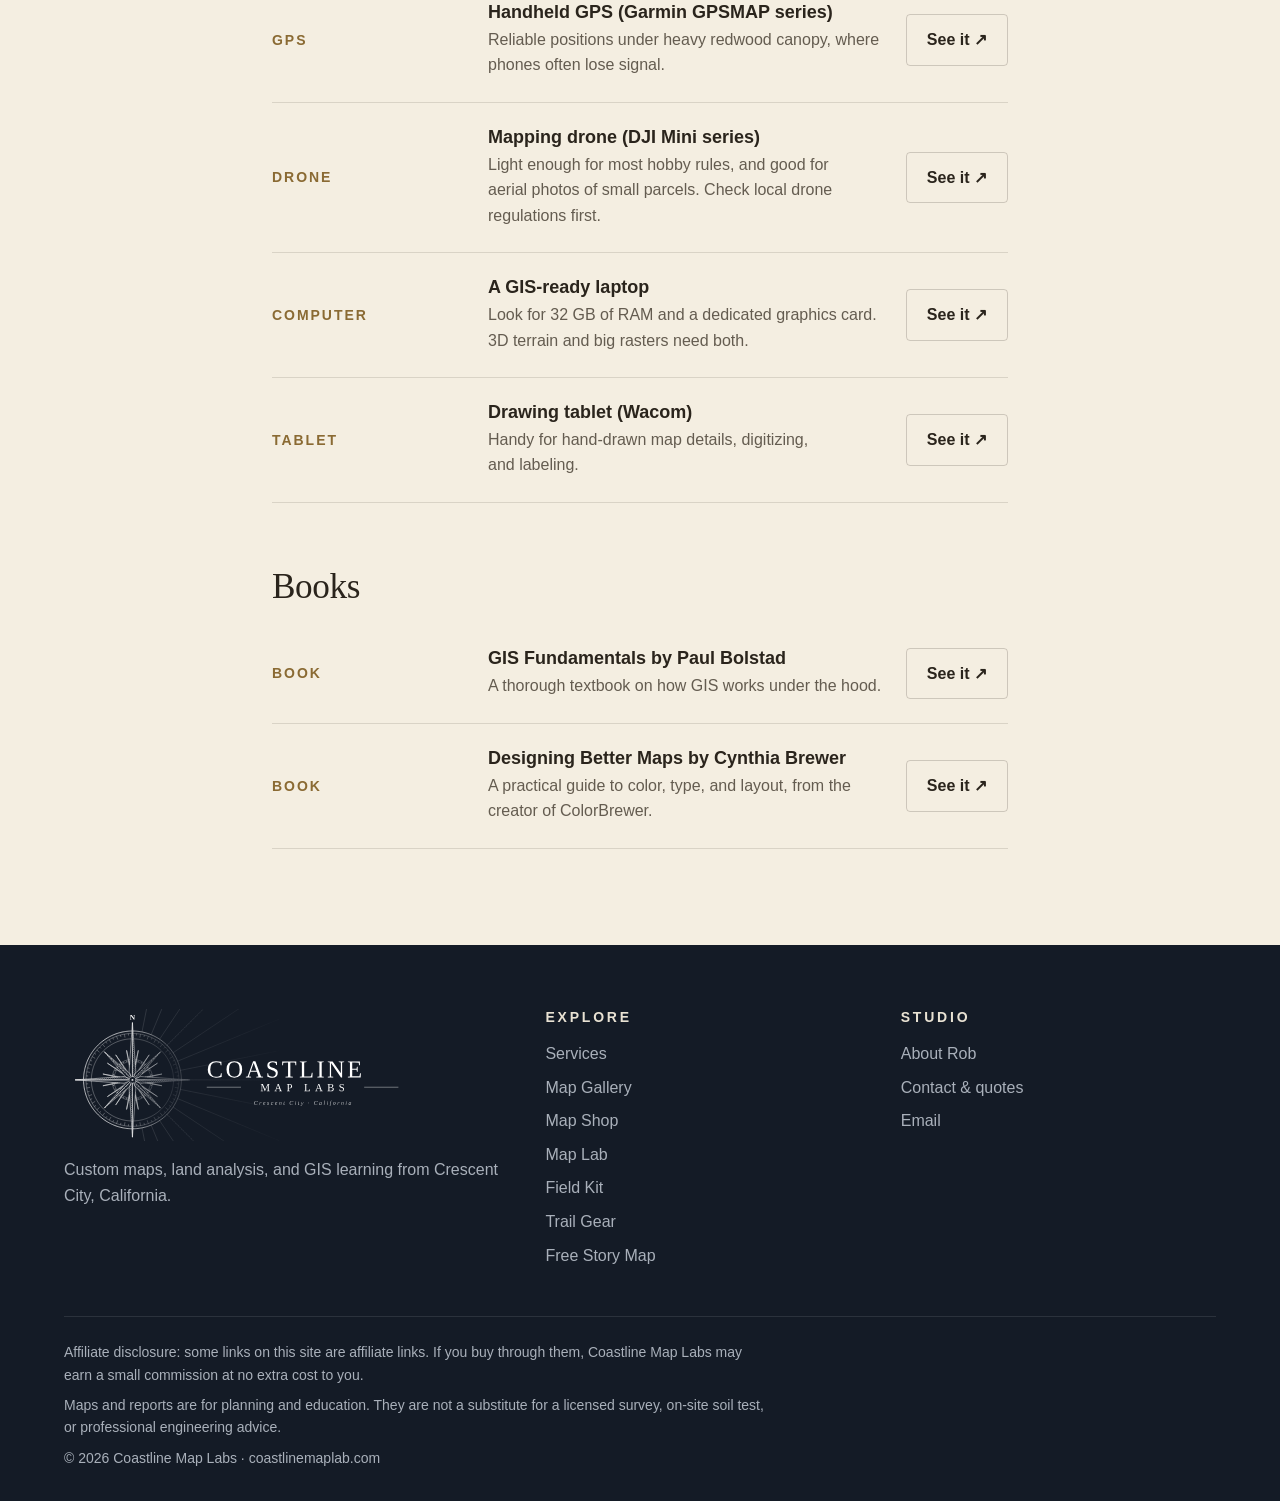
<file: field-kit.html>
<!doctype html>
<html lang="en">
<head>
<meta charset="utf-8">
<meta name="viewport" content="width=device-width, initial-scale=1">
<title>Field Kit — GIS software & gear — Coastline Map Labs</title>
<meta name="description" content="The GIS software, GPS units, drones, laptops, and books Rob Montini recommends for mapping, with honest notes.">
<meta property="og:title" content="Field Kit — GIS software & gear — Coastline Map Labs">
<meta property="og:description" content="The GIS software, GPS units, drones, laptops, and books Rob Montini recommends for mapping, with honest notes.">
<meta property="og:image" content="assets/brand/Coastline-Map-Labs-Logo-White-on-Dark.svg">
<link rel="icon" href="assets/brand/favicon.svg" type="image/svg+xml">
<link rel="preconnect" href="https://api.fontshare.com" crossorigin>
<link href="https://api.fontshare.com/v2/css?f[]=gambetta@400,500&f[]=switzer@400,500,600&display=swap" rel="stylesheet">
<link rel="stylesheet" href="base.css">
<link rel="stylesheet" href="style.css">

</head>
<body>
<a class="skip" href="#main">Skip to content</a>
<header class="site-header">
  <div class="wrap">
    <a class="brand" href="index.html" aria-label="Coastline Map Labs home">
      <img src="assets/brand/Coastline-Map-Labs-Icon-White-Clear.svg" alt="" width="40" height="40">
      <span>Coastline<small>MAP LABS</small></span>
    </a>
    <button class="menu-btn" aria-expanded="false" aria-controls="site-nav" aria-label="Open menu">
      <svg width="22" height="22" viewBox="0 0 24 24" fill="none" stroke="currentColor" stroke-width="1.8" aria-hidden="true"><path d="M4 7h16M4 12h16M4 17h16"/></svg>
    </button>
    <nav id="site-nav" class="nav" aria-label="Main"><a href="services.html">Services</a><a href="gallery.html">Map Gallery</a><a href="shop.html">Map Shop</a><a href="map-lab.html">Map Lab</a><a href="before-you-buy.html">Free Story Map</a><a href="field-kit.html" aria-current="page">Field Kit</a><a href="about.html">About</a><a class="nav-cta" href="contact.html">Get a quote</a></nav>
  </div>
</header>
<main id="main">

<section class="page-hero night"><div class="wrap">
  <p class="eyebrow">Field Kit</p>
  <h1>The software and gear I actually use for mapping.</h1>
  <p class="lede">Honest picks for beginners and working mapmakers, with a note on why each one earns a place.</p>
</div></section>
<section class="section"><div class="wrap--narrow">
  <p class="disclosure reveal"><span><strong>Affiliate disclosure.</strong> Some links below are affiliate links. If you buy through them, I may earn a small commission at no extra cost to you. Free tools are listed because they’re good, not because they pay.</span></p>

  <p class="reveal" style="margin-top:var(--space-6)">Heading outside? See my <a href="trail-gear.html">Trail Gear picks</a> for hiking and field mapping.</p>

  <div class="section-head reveal" style="margin-top:var(--space-16);margin-bottom:var(--space-4)"><h2>Software</h2></div>
  <div class="kit">
    <div class="kit-item reveal"><span class="tag">Free</span><div><h3>QGIS</h3><p>The free, open-source desktop GIS I use for almost every map on this site. The best place for any beginner to start.</p></div><a class="btn btn-ghost" data-aff="qgis" href="#" target="_blank" rel="sponsored noopener noreferrer">Download ↗</a></div>
    <div class="kit-item reveal"><span class="tag">Free</span><div><h3>QField</h3><p>Takes your QGIS projects into the field on a phone or tablet for collecting points and photos.</p></div><a class="btn btn-ghost" data-aff="qfield" href="#" target="_blank" rel="sponsored noopener noreferrer">Get QField ↗</a></div>
    <div class="kit-item reveal"><span class="tag">Paid</span><div><h3>ArcGIS for Personal Use</h3><p>A low-cost way to learn ArcGIS Pro at home if you want industry-standard skills for jobs.</p></div><a class="btn btn-ghost" data-aff="arcgis-personal" href="#" target="_blank" rel="sponsored noopener noreferrer">See it ↗</a></div>
    <div class="kit-item reveal"><span class="tag">Free + paid</span><div><h3>Felt</h3><p>A fast way to make shareable web maps in a browser without writing code.</p></div><a class="btn btn-ghost" data-aff="felt" href="#" target="_blank" rel="sponsored noopener noreferrer">See it ↗</a></div>
    <div class="kit-item reveal"><span class="tag">Free + paid</span><div><h3>Canva</h3><p>I use it to turn exported maps into posters, social posts, and report covers.</p></div><a class="btn btn-ghost" data-aff="canva" href="#" target="_blank" rel="sponsored noopener noreferrer">See it ↗</a></div>
  </div>

  <div class="section-head reveal" style="margin-top:var(--space-16);margin-bottom:var(--space-4)"><h2>Hardware</h2></div>
  <div class="kit">
    <div class="kit-item reveal"><span class="tag">GPS</span><div><h3>Handheld GPS (Garmin GPSMAP series)</h3><p>Reliable positions under heavy redwood canopy, where phones often lose signal.</p></div><a class="btn btn-ghost" data-aff="garmin-gps" href="#" target="_blank" rel="sponsored noopener noreferrer">See it ↗</a></div>
    <div class="kit-item reveal"><span class="tag">Drone</span><div><h3>Mapping drone (DJI Mini series)</h3><p>Light enough for most hobby rules, and good for aerial photos of small parcels. Check local drone regulations first.</p></div><a class="btn btn-ghost" data-aff="dji-drone" href="#" target="_blank" rel="sponsored noopener noreferrer">See it ↗</a></div>
    <div class="kit-item reveal"><span class="tag">Computer</span><div><h3>A GIS-ready laptop</h3><p>Look for 32 GB of RAM and a dedicated graphics card. 3D terrain and big rasters need both.</p></div><a class="btn btn-ghost" data-aff="gis-laptop" href="#" target="_blank" rel="sponsored noopener noreferrer">See it ↗</a></div>
    <div class="kit-item reveal"><span class="tag">Tablet</span><div><h3>Drawing tablet (Wacom)</h3><p>Handy for hand-drawn map details, digitizing, and labeling.</p></div><a class="btn btn-ghost" data-aff="wacom" href="#" target="_blank" rel="sponsored noopener noreferrer">See it ↗</a></div>
  </div>

  <div class="section-head reveal" style="margin-top:var(--space-16);margin-bottom:var(--space-4)"><h2>Books</h2></div>
  <div class="kit">
    <div class="kit-item reveal"><span class="tag">Book</span><div><h3>GIS Fundamentals by Paul Bolstad</h3><p>A thorough textbook on how GIS works under the hood.</p></div><a class="btn btn-ghost" data-aff="book-bolstad" href="#" target="_blank" rel="sponsored noopener noreferrer">See it ↗</a></div>
    <div class="kit-item reveal"><span class="tag">Book</span><div><h3>Designing Better Maps by Cynthia Brewer</h3><p>A practical guide to color, type, and layout, from the creator of ColorBrewer.</p></div><a class="btn btn-ghost" data-aff="book-brewer" href="#" target="_blank" rel="sponsored noopener noreferrer">See it ↗</a></div>
  </div>
</div></section>

</main>
<footer class="site-footer night">
  <div class="wrap">
    <div class="foot-grid">
      <div>
        <img src="assets/brand/Coastline-Map-Labs-Logo-White-Clear.svg" alt="Coastline Map Labs" width="352" height="132">
        <p style="margin-top:var(--space-4)">Custom maps, land analysis, and GIS learning from Crescent City, California.</p>
      </div>
      <div>
        <h2>Explore</h2>
        <ul><li><a href="services.html">Services</a></li><li><a href="gallery.html">Map Gallery</a></li><li><a href="shop.html">Map Shop</a></li><li><a href="map-lab.html">Map Lab</a></li><li><a href="field-kit.html">Field Kit</a></li><li><a href="trail-gear.html">Trail Gear</a></li><li><a href="before-you-buy.html">Free Story Map</a></li></ul>
      </div>
      <div>
        <h2>Studio</h2>
        <ul><li><a href="about.html">About Rob</a></li><li><a href="contact.html">Contact &amp; quotes</a></li><li><a data-email href="contact.html">Email</a></li></ul>
      </div>
    </div>
    <div class="foot-legal">
      <p>Affiliate disclosure: some links on this site are affiliate links. If you buy through them, Coastline Map Labs may earn a small commission at no extra cost to you.</p>
      <p>Maps and reports are for planning and education. They are not a substitute for a licensed survey, on-site soil test, or professional engineering advice.</p>
      <p>© 2026 Coastline Map Labs · coastlinemaplab.com</p>
    </div>
  </div>
</footer>
<script src="config.js"></script>
<script src="app.js" defer></script>

</body>
</html>
</file>
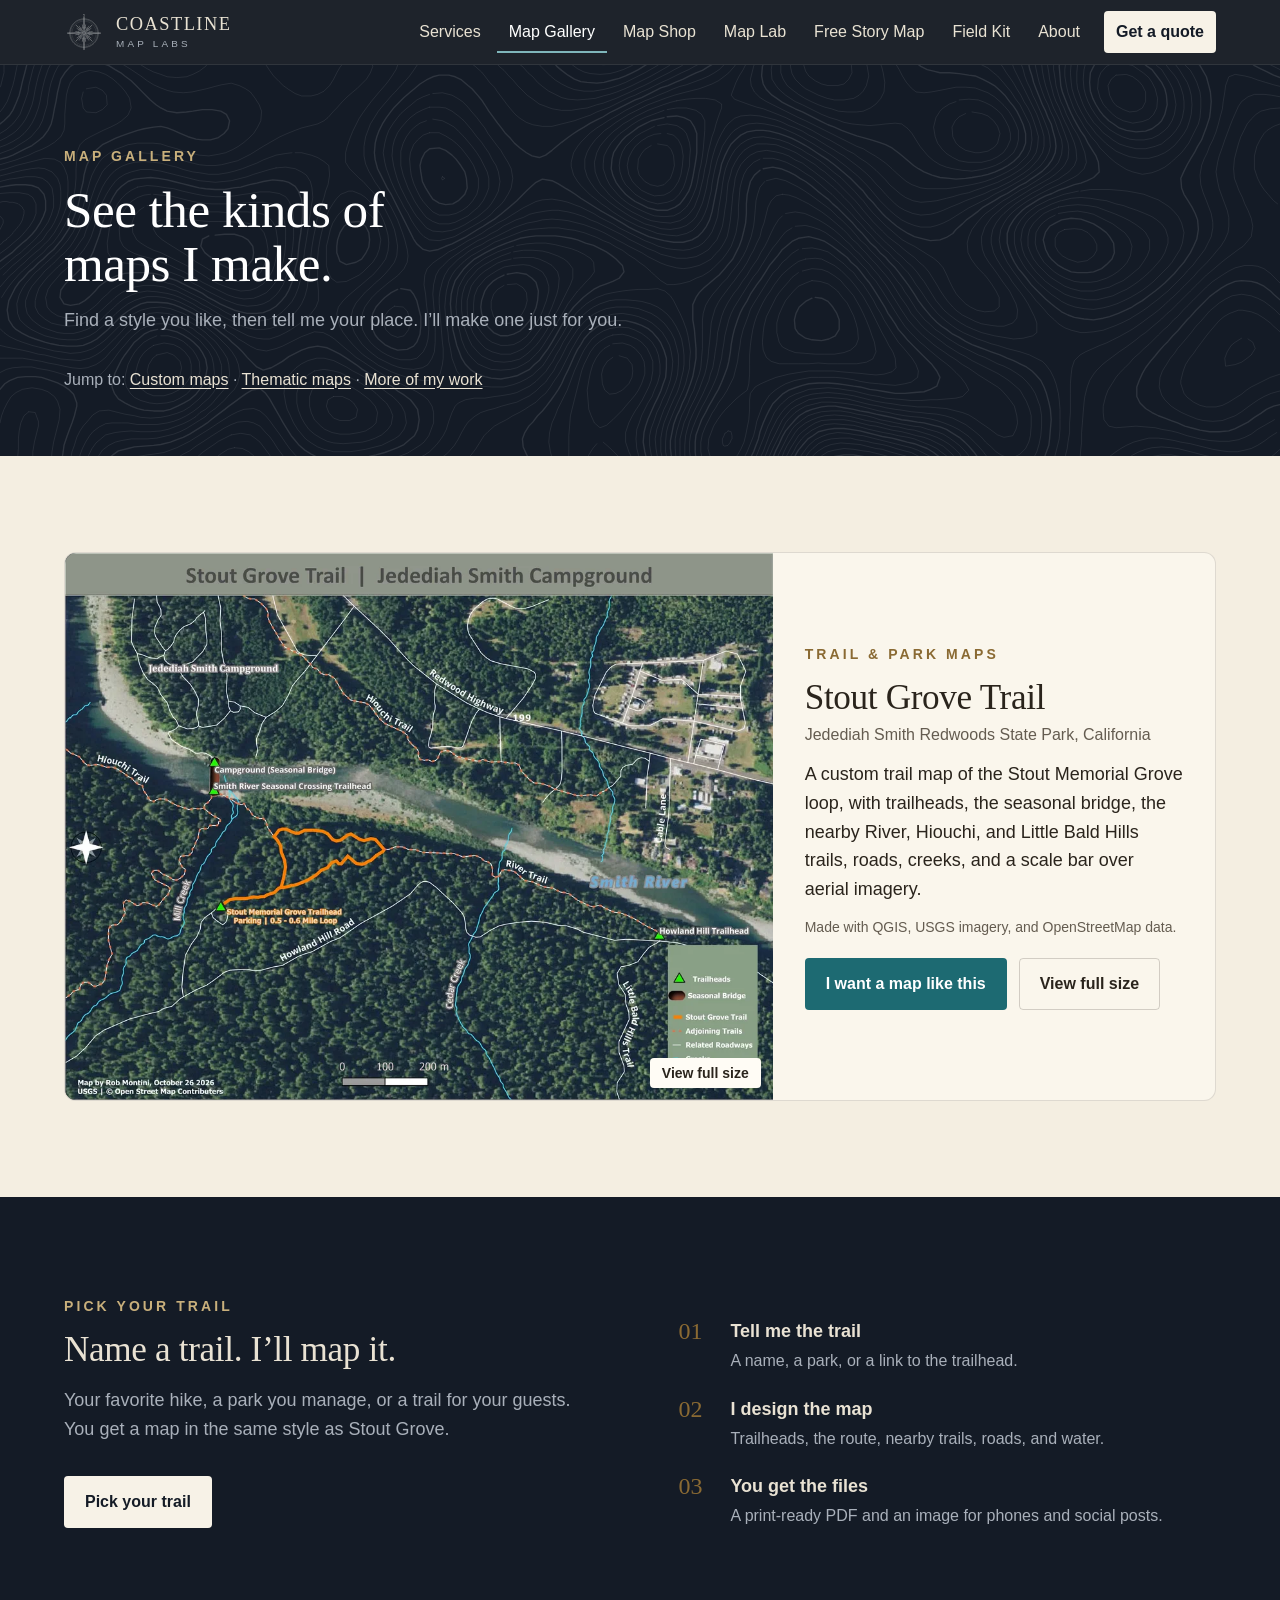
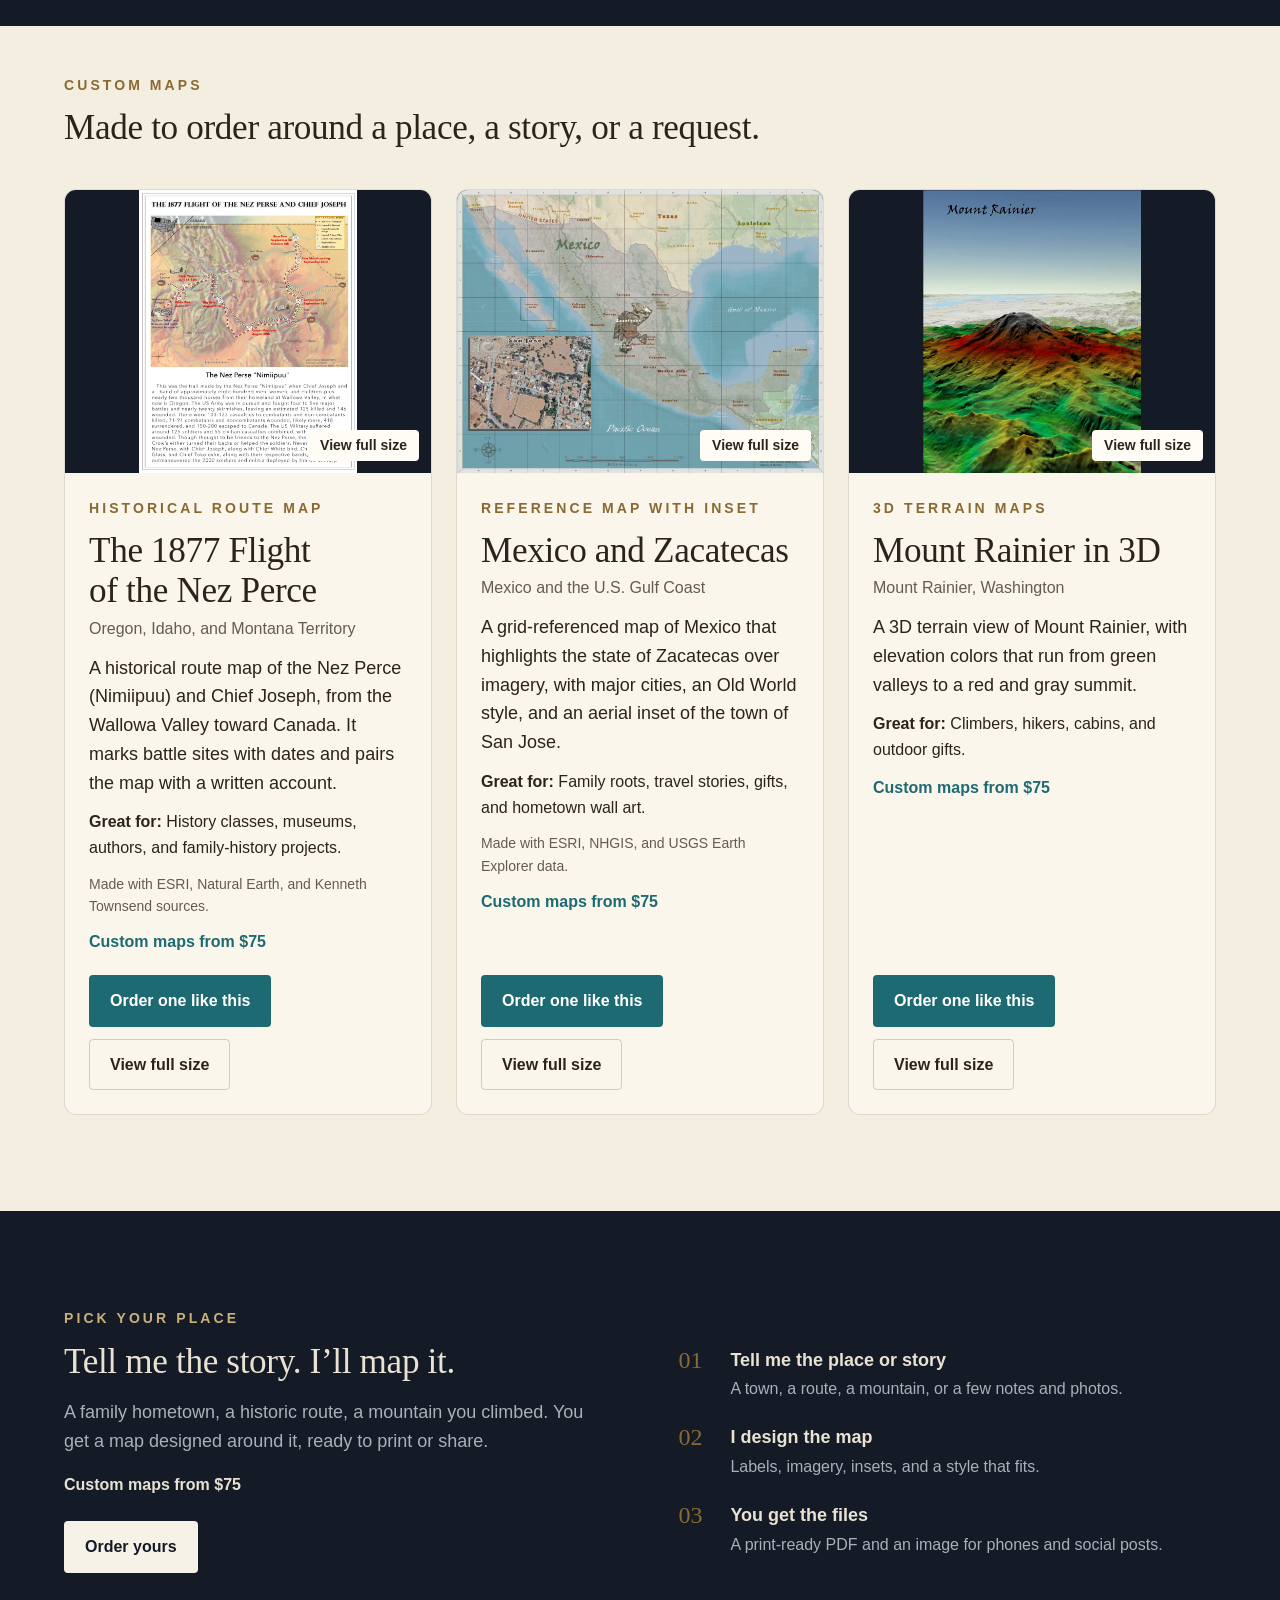
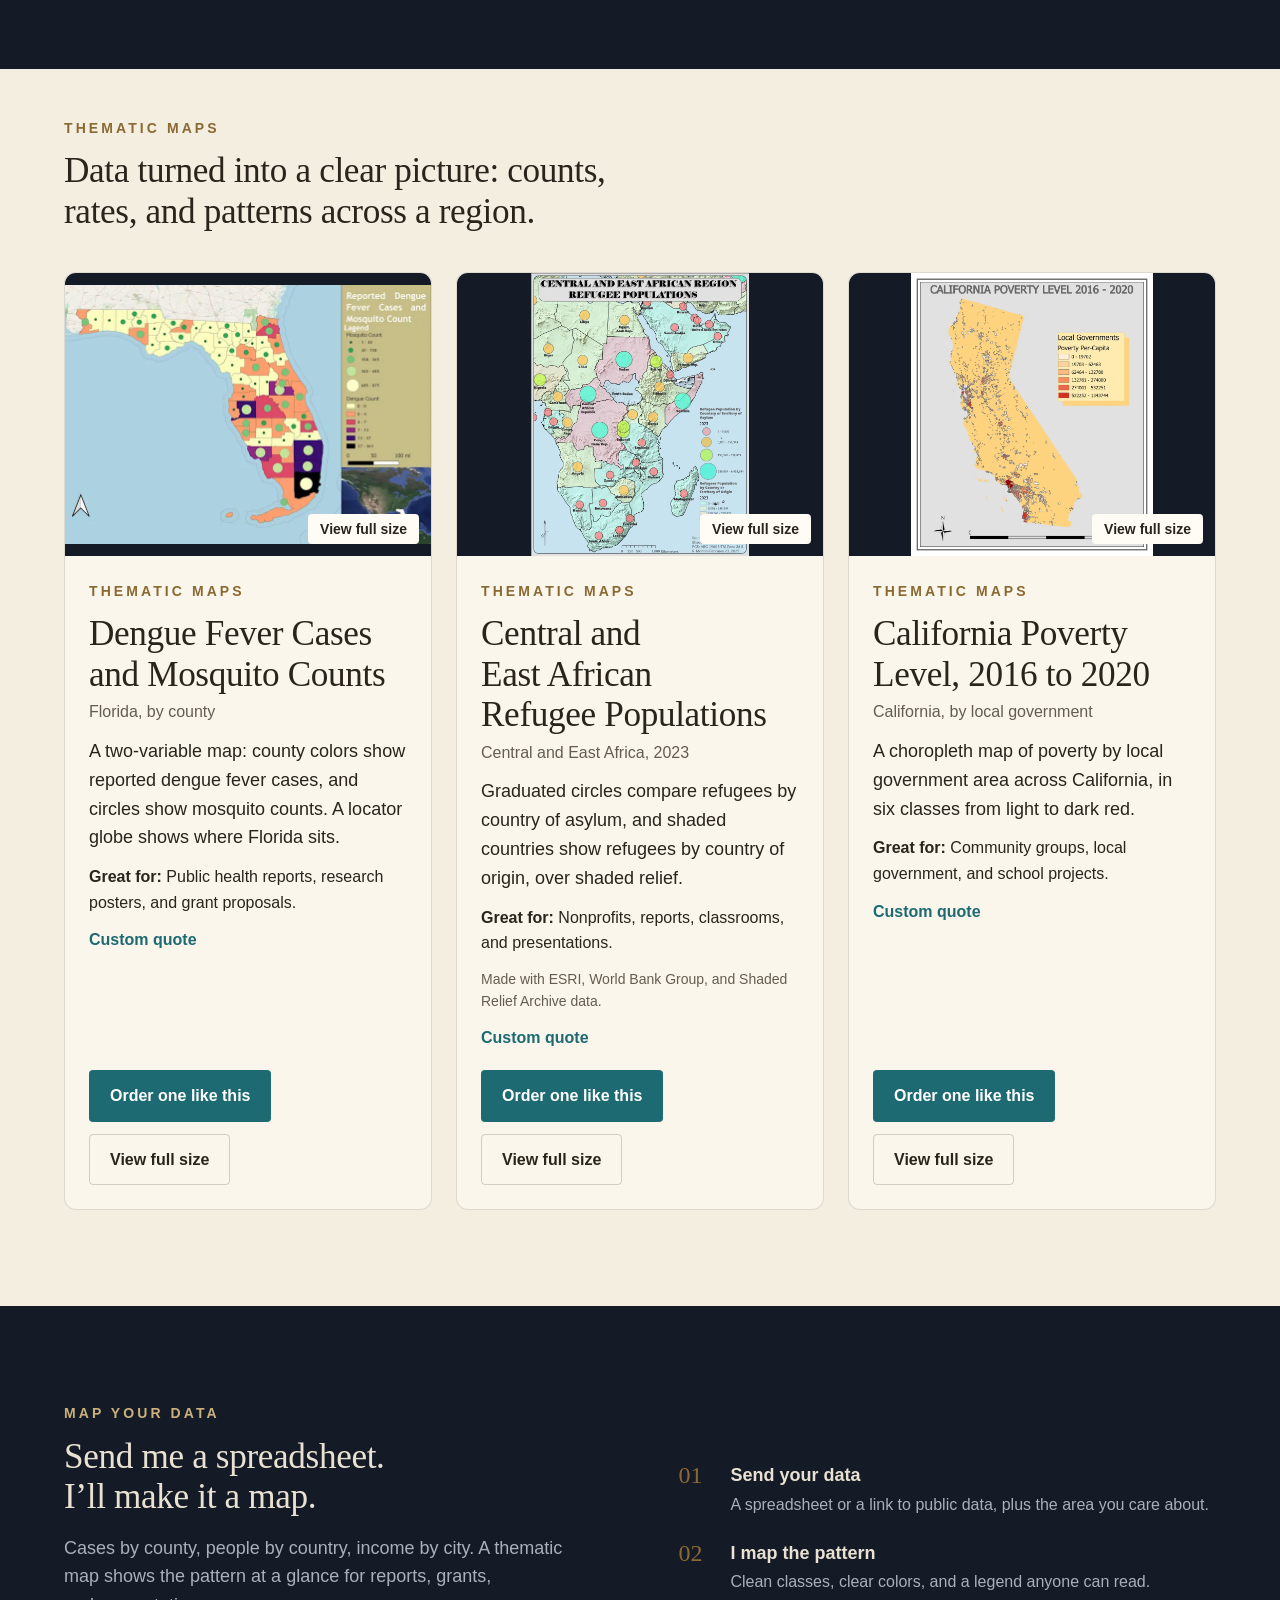
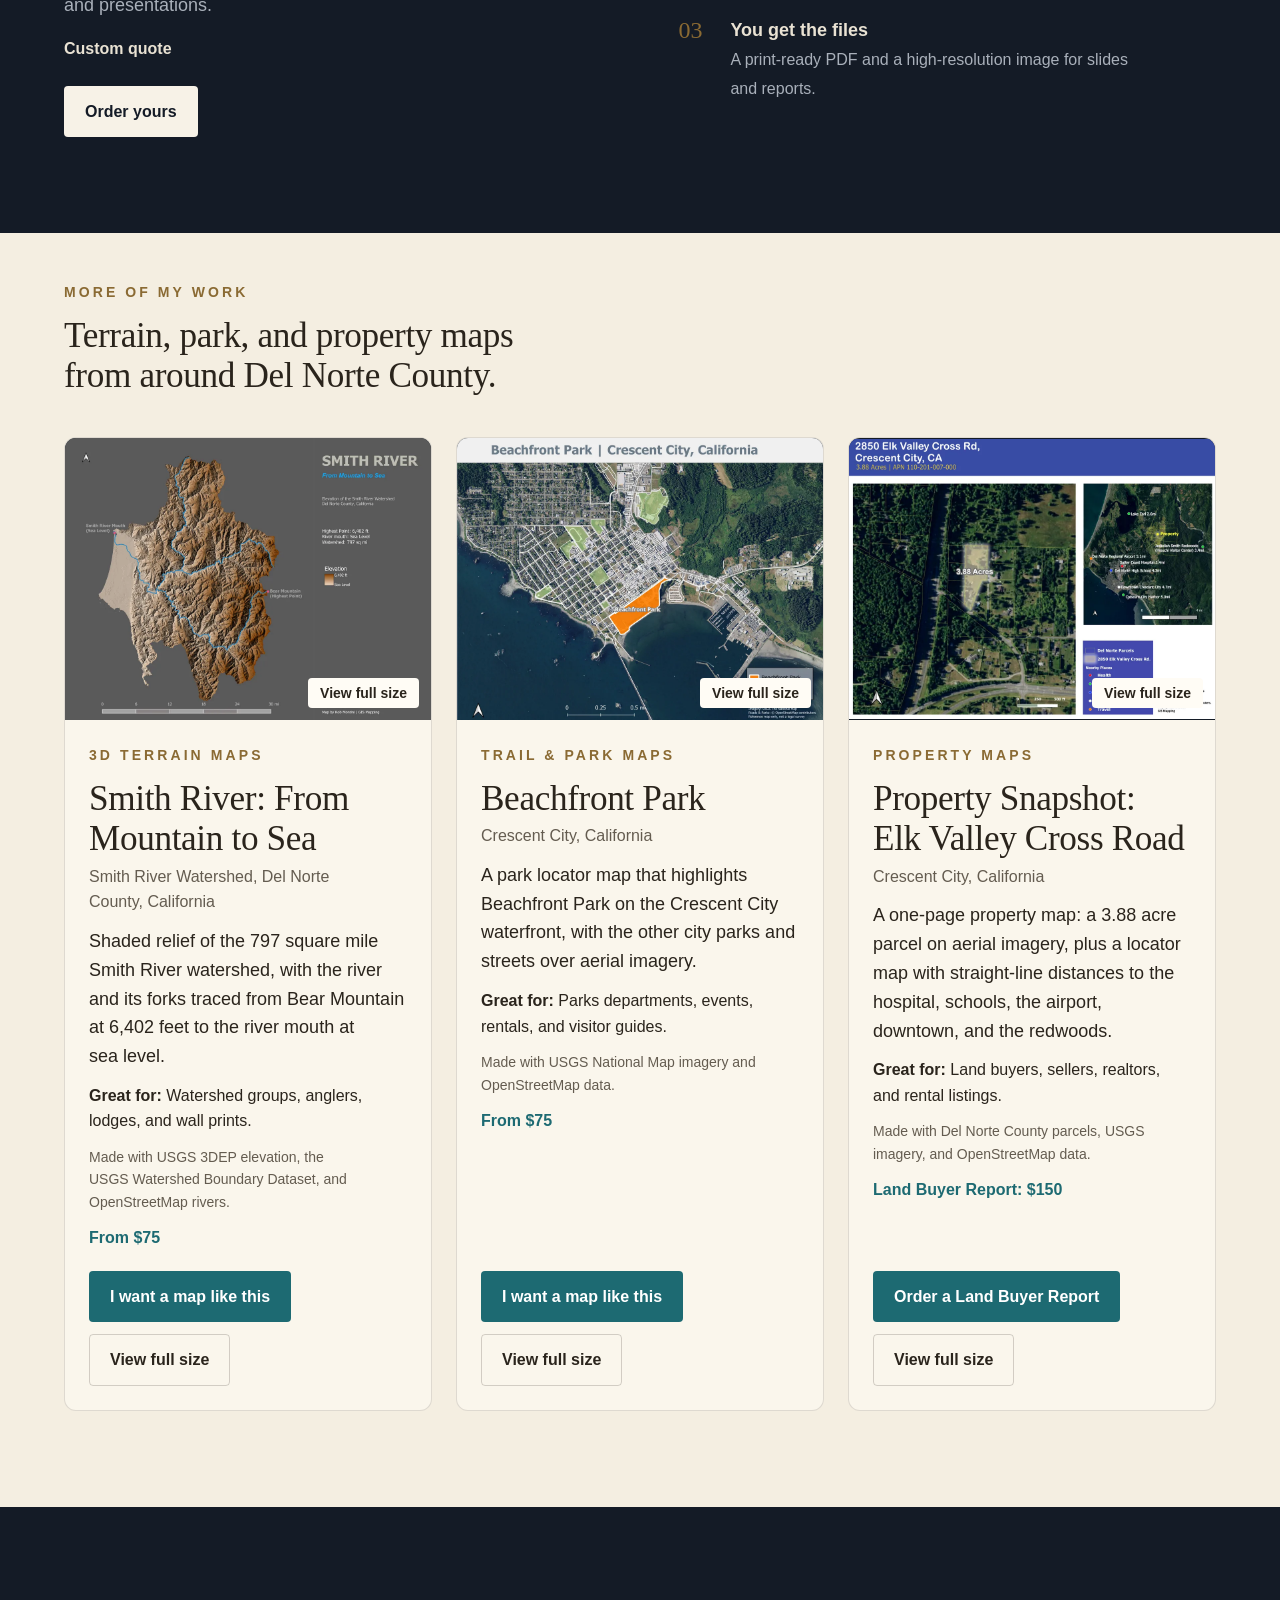
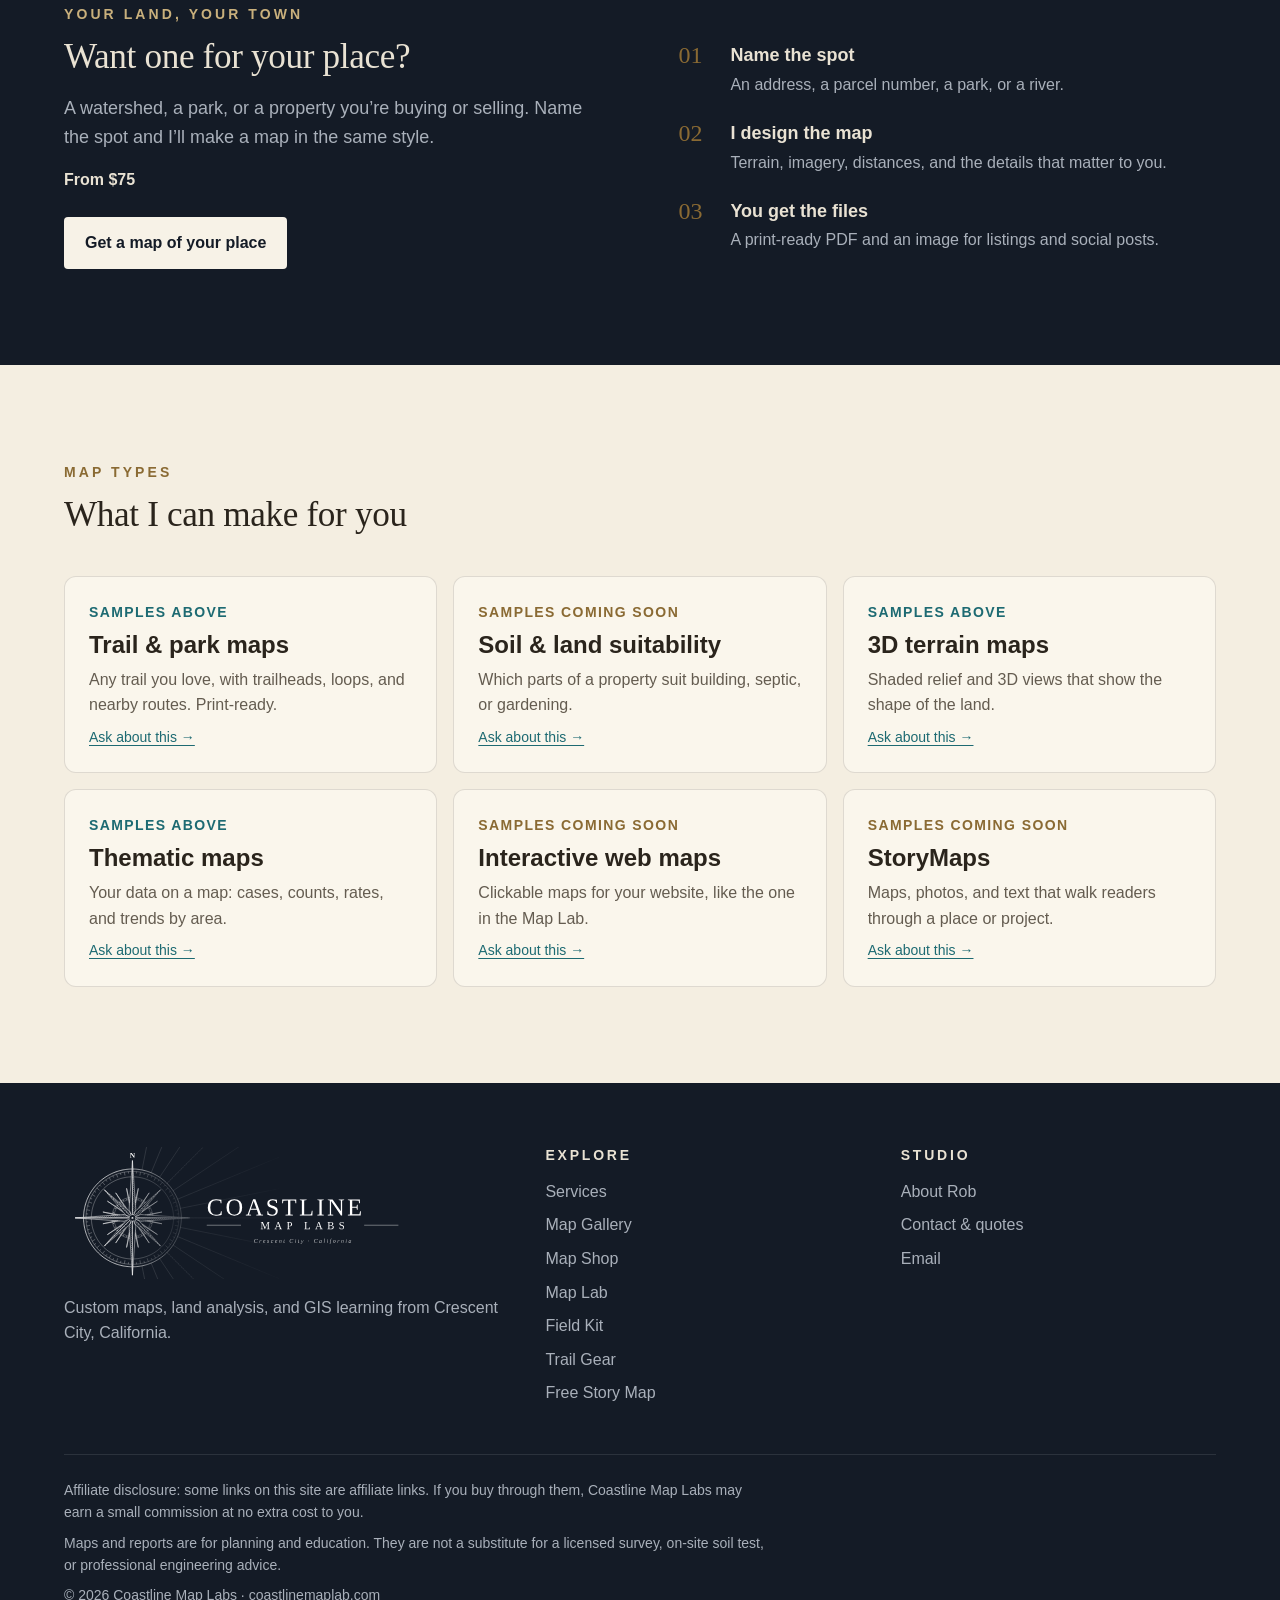
<file: gallery.html>
<!doctype html>
<html lang="en">
<head>
<meta charset="utf-8">
<meta name="viewport" content="width=device-width, initial-scale=1">
<title>Map Gallery — Coastline Map Labs</title>
<meta name="description" content="Sample maps by Rob Montini: custom trail maps, soil and land maps, 3D terrain, and web maps. Find a style you like and order one of your own.">
<meta property="og:title" content="Map Gallery — Coastline Map Labs">
<meta property="og:description" content="Sample maps by Rob Montini: custom trail maps, soil and land maps, 3D terrain, and web maps. Find a style you like and order one of your own.">
<meta property="og:image" content="assets/brand/Coastline-Map-Labs-Logo-White-on-Dark.svg">
<link rel="icon" href="assets/brand/favicon.svg" type="image/svg+xml">
<link rel="preconnect" href="https://api.fontshare.com" crossorigin>
<link href="https://api.fontshare.com/v2/css?f[]=gambetta@400,500&f[]=switzer@400,500,600&display=swap" rel="stylesheet">
<link rel="stylesheet" href="base.css">
<link rel="stylesheet" href="style.css">

</head>
<body>
<a class="skip" href="#main">Skip to content</a>
<header class="site-header">
  <div class="wrap">
    <a class="brand" href="index.html" aria-label="Coastline Map Labs home">
      <img src="assets/brand/Coastline-Map-Labs-Icon-White-Clear.svg" alt="" width="40" height="40">
      <span>Coastline<small>MAP LABS</small></span>
    </a>
    <button class="menu-btn" aria-expanded="false" aria-controls="site-nav" aria-label="Open menu">
      <svg width="22" height="22" viewBox="0 0 24 24" fill="none" stroke="currentColor" stroke-width="1.8" aria-hidden="true"><path d="M4 7h16M4 12h16M4 17h16"/></svg>
    </button>
    <nav id="site-nav" class="nav" aria-label="Main"><a href="services.html">Services</a><a href="gallery.html" aria-current="page">Map Gallery</a><a href="shop.html">Map Shop</a><a href="map-lab.html">Map Lab</a><a href="before-you-buy.html">Free Story Map</a><a href="field-kit.html">Field Kit</a><a href="about.html">About</a><a class="nav-cta" href="contact.html">Get a quote</a></nav>
  </div>
</header>
<main id="main">

<section class="page-hero night"><div class="wrap">
  <p class="eyebrow">Map Gallery</p>
  <h1>See the kinds of maps I make.</h1>
  <p class="lede">Find a style you like, then tell me your place. I’ll make one just for you.</p>
  <p class="gjump">Jump to: <a href="#custom">Custom maps</a> · <a href="#thematic">Thematic maps</a> · <a href="#show">More of my work</a></p>
</div></section>
<section class="section"><div class="wrap">
  <div class="gallery"><article class="gcard gcard--featured reveal">
  <button class="gimg" type="button" data-zoom="assets/gallery/stout-grove.webp" data-caption="Stout Grove Trail · Jedediah Smith Redwoods State Park, California" aria-label="View the Stout Grove Trail map full size">
    <img src="assets/gallery/stout-grove-thumb.webp" alt="Stout Grove Trail map, Jedediah Smith Redwoods State Park, California" loading="lazy" width="1100" height="850">
    <span class="zoom-hint">View full size</span>
  </button>
  <div class="gbody">
    <p class="eyebrow">Trail & park maps</p>
    <h2 class="gtitle">Stout Grove Trail</h2>
    <p class="gplace">Jedediah Smith Redwoods State Park, California</p>
    <p>A custom trail map of the Stout Memorial Grove loop, with trailheads, the seasonal bridge, the nearby River, Hiouchi, and Little Bald Hills trails, roads, creeks, and a scale bar over aerial imagery.</p>
    
    <p class="small muted">Made with QGIS, USGS imagery, and OpenStreetMap data.</p>
    
    <div class="btn-row"><a class="btn btn-primary" href="contact.html?item=custom-trail-map">I want a map like this</a><button class="btn btn-ghost" type="button" data-zoom="assets/gallery/stout-grove.webp" data-caption="Stout Grove Trail · Jedediah Smith Redwoods State Park, California">View full size</button></div>
  </div>
</article></div>
</div></section>
<section class="section night"><div class="wrap split">
  <div class="reveal">
    <p class="eyebrow">Pick your trail</p>
    <h2 style="margin-block:var(--space-3) var(--space-4)">Name a trail. I’ll map it.</h2>
    <p class="lede">Your favorite hike, a park you manage, or a trail for your guests. You get a map in the same style as Stout Grove.</p>
    <div class="btn-row" style="margin-top:var(--space-8)"><a class="btn btn-primary" href="contact.html?item=custom-trail-map">Pick your trail</a></div>
  </div>
  <ol class="steps reveal" style="color:var(--color-night-text)">
    <li><div><strong>Tell me the trail</strong><span style="color:var(--color-night-muted)">A name, a park, or a link to the trailhead.</span></div></li>
    <li><div><strong>I design the map</strong><span style="color:var(--color-night-muted)">Trailheads, the route, nearby trails, roads, and water.</span></div></li>
    <li><div><strong>You get the files</strong><span style="color:var(--color-night-muted)">A print-ready PDF and an image for phones and social posts.</span></div></li>
  </ol>
</div></section>
<section class="section gsection" id="custom"><div class="wrap">
  <div class="section-head reveal"><p class="eyebrow">Custom maps</p><h2>Made to order around a place, a story, or a request.</h2></div>
  <div class="gallery gallery--three"><article class="gcard reveal">
  <button class="gimg" type="button" data-zoom="assets/gallery/nez-perce-1877.webp" data-caption="The 1877 Flight of the Nez Perce · Oregon, Idaho, and Montana Territory" aria-label="View the The 1877 Flight of the Nez Perce map full size">
    <img src="assets/gallery/nez-perce-1877-thumb.webp" alt="The 1877 Flight of the Nez Perce map, Oregon, Idaho, and Montana Territory" loading="lazy" width="850" height="1100">
    <span class="zoom-hint">View full size</span>
  </button>
  <div class="gbody">
    <p class="eyebrow">Historical route map</p>
    <h2 class="gtitle">The 1877 Flight of the Nez Perce</h2>
    <p class="gplace">Oregon, Idaho, and Montana Territory</p>
    <p>A historical route map of the Nez Perce (Nimiipuu) and Chief Joseph, from the Wallowa Valley toward Canada. It marks battle sites with dates and pairs the map with a written account.</p>
    <p class="gfor"><strong>Great for:</strong> History classes, museums, authors, and family-history projects.</p>
    <p class="small muted">Made with ESRI, Natural Earth, and Kenneth Townsend sources.</p>
    <p class="gprice">Custom maps from $75</p>
    <div class="btn-row"><a class="btn btn-primary" href="contact.html?item=custom-map">Order one like this</a><button class="btn btn-ghost" type="button" data-zoom="assets/gallery/nez-perce-1877.webp" data-caption="The 1877 Flight of the Nez Perce · Oregon, Idaho, and Montana Territory">View full size</button></div>
  </div>
</article><article class="gcard reveal">
  <button class="gimg" type="button" data-zoom="assets/gallery/mexico-zacatecas.webp" data-caption="Mexico and Zacatecas · Mexico and the U.S. Gulf Coast" aria-label="View the Mexico and Zacatecas map full size">
    <img src="assets/gallery/mexico-zacatecas-thumb.webp" alt="Mexico and Zacatecas map, Mexico and the U.S. Gulf Coast" loading="lazy" width="1100" height="850">
    <span class="zoom-hint">View full size</span>
  </button>
  <div class="gbody">
    <p class="eyebrow">Reference map with inset</p>
    <h2 class="gtitle">Mexico and Zacatecas</h2>
    <p class="gplace">Mexico and the U.S. Gulf Coast</p>
    <p>A grid-referenced map of Mexico that highlights the state of Zacatecas over imagery, with major cities, an Old World style, and an aerial inset of the town of San Jose.</p>
    <p class="gfor"><strong>Great for:</strong> Family roots, travel stories, gifts, and hometown wall art.</p>
    <p class="small muted">Made with ESRI, NHGIS, and USGS Earth Explorer data.</p>
    <p class="gprice">Custom maps from $75</p>
    <div class="btn-row"><a class="btn btn-primary" href="contact.html?item=custom-map">Order one like this</a><button class="btn btn-ghost" type="button" data-zoom="assets/gallery/mexico-zacatecas.webp" data-caption="Mexico and Zacatecas · Mexico and the U.S. Gulf Coast">View full size</button></div>
  </div>
</article><article class="gcard reveal">
  <button class="gimg" type="button" data-zoom="assets/gallery/mount-rainier-3d.webp" data-caption="Mount Rainier in 3D · Mount Rainier, Washington" aria-label="View the Mount Rainier in 3D map full size">
    <img src="assets/gallery/mount-rainier-3d-thumb.webp" alt="Mount Rainier in 3D map, Mount Rainier, Washington" loading="lazy" width="850" height="1100">
    <span class="zoom-hint">View full size</span>
  </button>
  <div class="gbody">
    <p class="eyebrow">3D terrain maps</p>
    <h2 class="gtitle">Mount Rainier in 3D</h2>
    <p class="gplace">Mount Rainier, Washington</p>
    <p>A 3D terrain view of Mount Rainier, with elevation colors that run from green valleys to a red and gray summit.</p>
    <p class="gfor"><strong>Great for:</strong> Climbers, hikers, cabins, and outdoor gifts.</p>
    
    <p class="gprice">Custom maps from $75</p>
    <div class="btn-row"><a class="btn btn-primary" href="contact.html?item=custom-map">Order one like this</a><button class="btn btn-ghost" type="button" data-zoom="assets/gallery/mount-rainier-3d.webp" data-caption="Mount Rainier in 3D · Mount Rainier, Washington">View full size</button></div>
  </div>
</article></div>
</div></section>
<section class="section night"><div class="wrap split">
  <div class="reveal">
    <p class="eyebrow">Pick your place</p>
    <h2 style="margin-block:var(--space-3) var(--space-4)">Tell me the story. I’ll map it.</h2>
    <p class="lede">A family hometown, a historic route, a mountain you climbed. You get a map designed around it, ready to print or share.</p>
    <p class="gprice gprice--night">Custom maps from $75</p>
    <div class="btn-row" style="margin-top:var(--space-6)"><a class="btn btn-primary" href="contact.html?item=custom-map">Order yours</a></div>
  </div>
  <ol class="steps reveal" style="color:var(--color-night-text)"><li><div><strong>Tell me the place or story</strong><span style="color:var(--color-night-muted)">A town, a route, a mountain, or a few notes and photos.</span></div></li><li><div><strong>I design the map</strong><span style="color:var(--color-night-muted)">Labels, imagery, insets, and a style that fits.</span></div></li><li><div><strong>You get the files</strong><span style="color:var(--color-night-muted)">A print-ready PDF and an image for phones and social posts.</span></div></li></ol>
</div></section>
<section class="section gsection" id="thematic"><div class="wrap">
  <div class="section-head reveal"><p class="eyebrow">Thematic maps</p><h2>Data turned into a clear picture: counts, rates, and patterns across a region.</h2></div>
  <div class="gallery gallery--three"><article class="gcard reveal">
  <button class="gimg" type="button" data-zoom="assets/gallery/florida-dengue.webp" data-caption="Dengue Fever Cases and Mosquito Counts · Florida, by county" aria-label="View the Dengue Fever Cases and Mosquito Counts map full size">
    <img src="assets/gallery/florida-dengue-thumb.webp" alt="Dengue Fever Cases and Mosquito Counts map, Florida, by county" loading="lazy" width="736" height="520">
    <span class="zoom-hint">View full size</span>
  </button>
  <div class="gbody">
    <p class="eyebrow">Thematic maps</p>
    <h2 class="gtitle">Dengue Fever Cases and Mosquito Counts</h2>
    <p class="gplace">Florida, by county</p>
    <p>A two-variable map: county colors show reported dengue fever cases, and circles show mosquito counts. A locator globe shows where Florida sits.</p>
    <p class="gfor"><strong>Great for:</strong> Public health reports, research posters, and grant proposals.</p>
    
    <p class="gprice">Custom quote</p>
    <div class="btn-row"><a class="btn btn-primary" href="contact.html?item=thematic-map">Order one like this</a><button class="btn btn-ghost" type="button" data-zoom="assets/gallery/florida-dengue.webp" data-caption="Dengue Fever Cases and Mosquito Counts · Florida, by county">View full size</button></div>
  </div>
</article><article class="gcard reveal">
  <button class="gimg" type="button" data-zoom="assets/gallery/east-africa-refugees.webp" data-caption="Central and East African Refugee Populations · Central and East Africa, 2023" aria-label="View the Central and East African Refugee Populations map full size">
    <img src="assets/gallery/east-africa-refugees-thumb.webp" alt="Central and East African Refugee Populations map, Central and East Africa, 2023" loading="lazy" width="850" height="1100">
    <span class="zoom-hint">View full size</span>
  </button>
  <div class="gbody">
    <p class="eyebrow">Thematic maps</p>
    <h2 class="gtitle">Central and East African Refugee Populations</h2>
    <p class="gplace">Central and East Africa, 2023</p>
    <p>Graduated circles compare refugees by country of asylum, and shaded countries show refugees by country of origin, over shaded relief.</p>
    <p class="gfor"><strong>Great for:</strong> Nonprofits, reports, classrooms, and presentations.</p>
    <p class="small muted">Made with ESRI, World Bank Group, and Shaded Relief Archive data.</p>
    <p class="gprice">Custom quote</p>
    <div class="btn-row"><a class="btn btn-primary" href="contact.html?item=thematic-map">Order one like this</a><button class="btn btn-ghost" type="button" data-zoom="assets/gallery/east-africa-refugees.webp" data-caption="Central and East African Refugee Populations · Central and East Africa, 2023">View full size</button></div>
  </div>
</article><article class="gcard reveal">
  <button class="gimg" type="button" data-zoom="assets/gallery/california-poverty.webp" data-caption="California Poverty Level, 2016 to 2020 · California, by local government" aria-label="View the California Poverty Level, 2016 to 2020 map full size">
    <img src="assets/gallery/california-poverty-thumb.webp" alt="California Poverty Level, 2016 to 2020 map, California, by local government" loading="lazy" width="940" height="1100">
    <span class="zoom-hint">View full size</span>
  </button>
  <div class="gbody">
    <p class="eyebrow">Thematic maps</p>
    <h2 class="gtitle">California Poverty Level, 2016 to 2020</h2>
    <p class="gplace">California, by local government</p>
    <p>A choropleth map of poverty by local government area across California, in six classes from light to dark red.</p>
    <p class="gfor"><strong>Great for:</strong> Community groups, local government, and school projects.</p>
    
    <p class="gprice">Custom quote</p>
    <div class="btn-row"><a class="btn btn-primary" href="contact.html?item=thematic-map">Order one like this</a><button class="btn btn-ghost" type="button" data-zoom="assets/gallery/california-poverty.webp" data-caption="California Poverty Level, 2016 to 2020 · California, by local government">View full size</button></div>
  </div>
</article></div>
</div></section>
<section class="section night"><div class="wrap split">
  <div class="reveal">
    <p class="eyebrow">Map your data</p>
    <h2 style="margin-block:var(--space-3) var(--space-4)">Send me a spreadsheet. I’ll make it a map.</h2>
    <p class="lede">Cases by county, people by country, income by city. A thematic map shows the pattern at a glance for reports, grants, and presentations.</p>
    <p class="gprice gprice--night">Custom quote</p>
    <div class="btn-row" style="margin-top:var(--space-6)"><a class="btn btn-primary" href="contact.html?item=thematic-map">Order yours</a></div>
  </div>
  <ol class="steps reveal" style="color:var(--color-night-text)"><li><div><strong>Send your data</strong><span style="color:var(--color-night-muted)">A spreadsheet or a link to public data, plus the area you care about.</span></div></li><li><div><strong>I map the pattern</strong><span style="color:var(--color-night-muted)">Clean classes, clear colors, and a legend anyone can read.</span></div></li><li><div><strong>You get the files</strong><span style="color:var(--color-night-muted)">A print-ready PDF and a high-resolution image for slides and reports.</span></div></li></ol>
</div></section>
<section class="section gsection" id="show"><div class="wrap">
  <div class="section-head reveal"><p class="eyebrow">More of my work</p><h2>Terrain, park, and property maps from around Del Norte County.</h2></div>
  <div class="gallery gallery--three"><article class="gcard reveal">
  <button class="gimg" type="button" data-zoom="assets/gallery/smith-river-elevation.webp" data-caption="Smith River: From Mountain to Sea · Smith River Watershed, Del Norte County, California" aria-label="View the Smith River: From Mountain to Sea map full size">
    <img src="assets/gallery/smith-river-elevation-thumb.webp" alt="Smith River: From Mountain to Sea map, Smith River Watershed, Del Norte County, California" loading="lazy" width="1100" height="850">
    <span class="zoom-hint">View full size</span>
  </button>
  <div class="gbody">
    <p class="eyebrow">3D terrain maps</p>
    <h2 class="gtitle">Smith River: From Mountain to Sea</h2>
    <p class="gplace">Smith River Watershed, Del Norte County, California</p>
    <p>Shaded relief of the 797 square mile Smith River watershed, with the river and its forks traced from Bear Mountain at 6,402 feet to the river mouth at sea level.</p>
    <p class="gfor"><strong>Great for:</strong> Watershed groups, anglers, lodges, and wall prints.</p>
    <p class="small muted">Made with USGS 3DEP elevation, the USGS Watershed Boundary Dataset, and OpenStreetMap rivers.</p>
    <p class="gprice">From $75</p>
    <div class="btn-row"><a class="btn btn-primary" href="contact.html?item=custom-map">I want a map like this</a><button class="btn btn-ghost" type="button" data-zoom="assets/gallery/smith-river-elevation.webp" data-caption="Smith River: From Mountain to Sea · Smith River Watershed, Del Norte County, California">View full size</button></div>
  </div>
</article><article class="gcard reveal">
  <button class="gimg" type="button" data-zoom="assets/gallery/beachfront-park.webp" data-caption="Beachfront Park · Crescent City, California" aria-label="View the Beachfront Park map full size">
    <img src="assets/gallery/beachfront-park-thumb.webp" alt="Beachfront Park map, Crescent City, California" loading="lazy" width="1100" height="850">
    <span class="zoom-hint">View full size</span>
  </button>
  <div class="gbody">
    <p class="eyebrow">Trail & park maps</p>
    <h2 class="gtitle">Beachfront Park</h2>
    <p class="gplace">Crescent City, California</p>
    <p>A park locator map that highlights Beachfront Park on the Crescent City waterfront, with the other city parks and streets over aerial imagery.</p>
    <p class="gfor"><strong>Great for:</strong> Parks departments, events, rentals, and visitor guides.</p>
    <p class="small muted">Made with USGS National Map imagery and OpenStreetMap data.</p>
    <p class="gprice">From $75</p>
    <div class="btn-row"><a class="btn btn-primary" href="contact.html?item=custom-map">I want a map like this</a><button class="btn btn-ghost" type="button" data-zoom="assets/gallery/beachfront-park.webp" data-caption="Beachfront Park · Crescent City, California">View full size</button></div>
  </div>
</article><article class="gcard reveal">
  <button class="gimg" type="button" data-zoom="assets/gallery/elk-valley-property.webp" data-caption="Property Snapshot: Elk Valley Cross Road · Crescent City, California" aria-label="View the Property Snapshot: Elk Valley Cross Road map full size">
    <img src="assets/gallery/elk-valley-property-thumb.webp" alt="Property Snapshot: Elk Valley Cross Road map, Crescent City, California" loading="lazy" width="1100" height="840">
    <span class="zoom-hint">View full size</span>
  </button>
  <div class="gbody">
    <p class="eyebrow">Property maps</p>
    <h2 class="gtitle">Property Snapshot: Elk Valley Cross Road</h2>
    <p class="gplace">Crescent City, California</p>
    <p>A one-page property map: a 3.88 acre parcel on aerial imagery, plus a locator map with straight-line distances to the hospital, schools, the airport, downtown, and the redwoods.</p>
    <p class="gfor"><strong>Great for:</strong> Land buyers, sellers, realtors, and rental listings.</p>
    <p class="small muted">Made with Del Norte County parcels, USGS imagery, and OpenStreetMap data.</p>
    <p class="gprice">Land Buyer Report: $150</p>
    <div class="btn-row"><a class="btn btn-primary" data-buy="soil-buyer-report" href="contact.html?item=soil-buyer-report">Order a Land Buyer Report</a><button class="btn btn-ghost" type="button" data-zoom="assets/gallery/elk-valley-property.webp" data-caption="Property Snapshot: Elk Valley Cross Road · Crescent City, California">View full size</button></div>
  </div>
</article></div>
</div></section>
<section class="section night"><div class="wrap split">
  <div class="reveal">
    <p class="eyebrow">Your land, your town</p>
    <h2 style="margin-block:var(--space-3) var(--space-4)">Want one for your place?</h2>
    <p class="lede">A watershed, a park, or a property you’re buying or selling. Name the spot and I’ll make a map in the same style.</p>
    <p class="gprice gprice--night">From $75</p>
    <div class="btn-row" style="margin-top:var(--space-6)"><a class="btn btn-primary" href="contact.html?item=custom-map">Get a map of your place</a></div>
  </div>
  <ol class="steps reveal" style="color:var(--color-night-text)"><li><div><strong>Name the spot</strong><span style="color:var(--color-night-muted)">An address, a parcel number, a park, or a river.</span></div></li><li><div><strong>I design the map</strong><span style="color:var(--color-night-muted)">Terrain, imagery, distances, and the details that matter to you.</span></div></li><li><div><strong>You get the files</strong><span style="color:var(--color-night-muted)">A print-ready PDF and an image for listings and social posts.</span></div></li></ol>
</div></section>
<section class="section"><div class="wrap">
  <div class="section-head reveal"><p class="eyebrow">Map types</p><h2>What I can make for you</h2></div>
  <div class="tools tools--five"><article class="tool reveal"><span class="status live">Samples above</span><h3>Trail & park maps</h3><p>Any trail you love, with trailheads, loops, and nearby routes. Print-ready.</p><a class="small" href="contact.html?item=custom-trail-map">Ask about this &rarr;</a></article><article class="tool reveal"><span class="status dev">Samples coming soon</span><h3>Soil & land suitability</h3><p>Which parts of a property suit building, septic, or gardening.</p><a class="small" href="contact.html?item=soil-buyer-report">Ask about this &rarr;</a></article><article class="tool reveal"><span class="status live">Samples above</span><h3>3D terrain maps</h3><p>Shaded relief and 3D views that show the shape of the land.</p><a class="small" href="contact.html?item=custom-map">Ask about this &rarr;</a></article><article class="tool reveal"><span class="status live">Samples above</span><h3>Thematic maps</h3><p>Your data on a map: cases, counts, rates, and trends by area.</p><a class="small" href="contact.html?item=thematic-map">Ask about this &rarr;</a></article><article class="tool reveal"><span class="status dev">Samples coming soon</span><h3>Interactive web maps</h3><p>Clickable maps for your website, like the one in the Map Lab.</p><a class="small" href="contact.html?item=web-map">Ask about this &rarr;</a></article><article class="tool reveal"><span class="status dev">Samples coming soon</span><h3>StoryMaps</h3><p>Maps, photos, and text that walk readers through a place or project.</p><a class="small" href="contact.html?item=custom-map">Ask about this &rarr;</a></article></div>
</div></section>
<dialog id="lightbox" class="lightbox" aria-label="Full-size map">
  <form method="dialog"><button class="lb-close" aria-label="Close">&times;</button></form>
  <img alt="" id="lb-img">
  <p id="lb-cap"></p>
</dialog>

</main>
<footer class="site-footer night">
  <div class="wrap">
    <div class="foot-grid">
      <div>
        <img src="assets/brand/Coastline-Map-Labs-Logo-White-Clear.svg" alt="Coastline Map Labs" width="352" height="132">
        <p style="margin-top:var(--space-4)">Custom maps, land analysis, and GIS learning from Crescent City, California.</p>
      </div>
      <div>
        <h2>Explore</h2>
        <ul><li><a href="services.html">Services</a></li><li><a href="gallery.html">Map Gallery</a></li><li><a href="shop.html">Map Shop</a></li><li><a href="map-lab.html">Map Lab</a></li><li><a href="field-kit.html">Field Kit</a></li><li><a href="trail-gear.html">Trail Gear</a></li><li><a href="before-you-buy.html">Free Story Map</a></li></ul>
      </div>
      <div>
        <h2>Studio</h2>
        <ul><li><a href="about.html">About Rob</a></li><li><a href="contact.html">Contact &amp; quotes</a></li><li><a data-email href="contact.html">Email</a></li></ul>
      </div>
    </div>
    <div class="foot-legal">
      <p>Affiliate disclosure: some links on this site are affiliate links. If you buy through them, Coastline Map Labs may earn a small commission at no extra cost to you.</p>
      <p>Maps and reports are for planning and education. They are not a substitute for a licensed survey, on-site soil test, or professional engineering advice.</p>
      <p>© 2026 Coastline Map Labs · coastlinemaplab.com</p>
    </div>
  </div>
</footer>
<script src="config.js"></script>
<script src="app.js" defer></script>

</body>
</html>
</file>
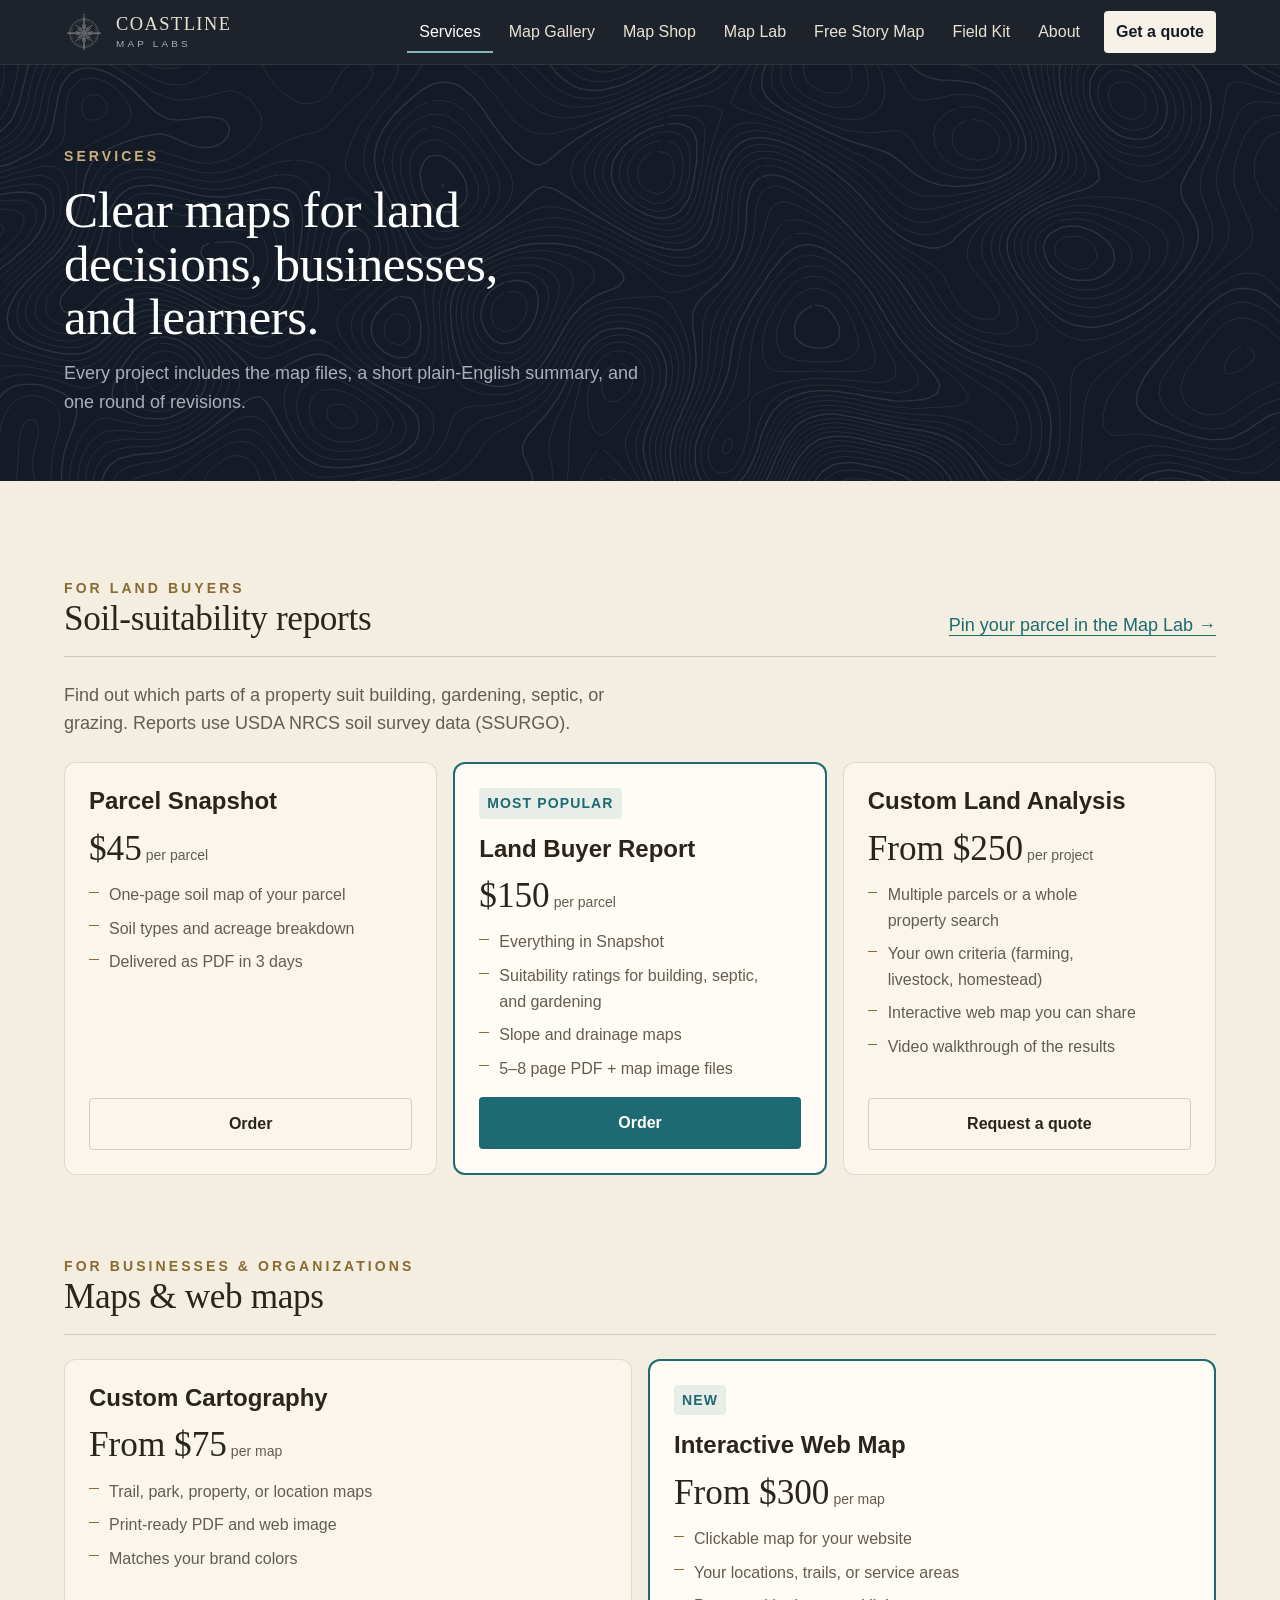
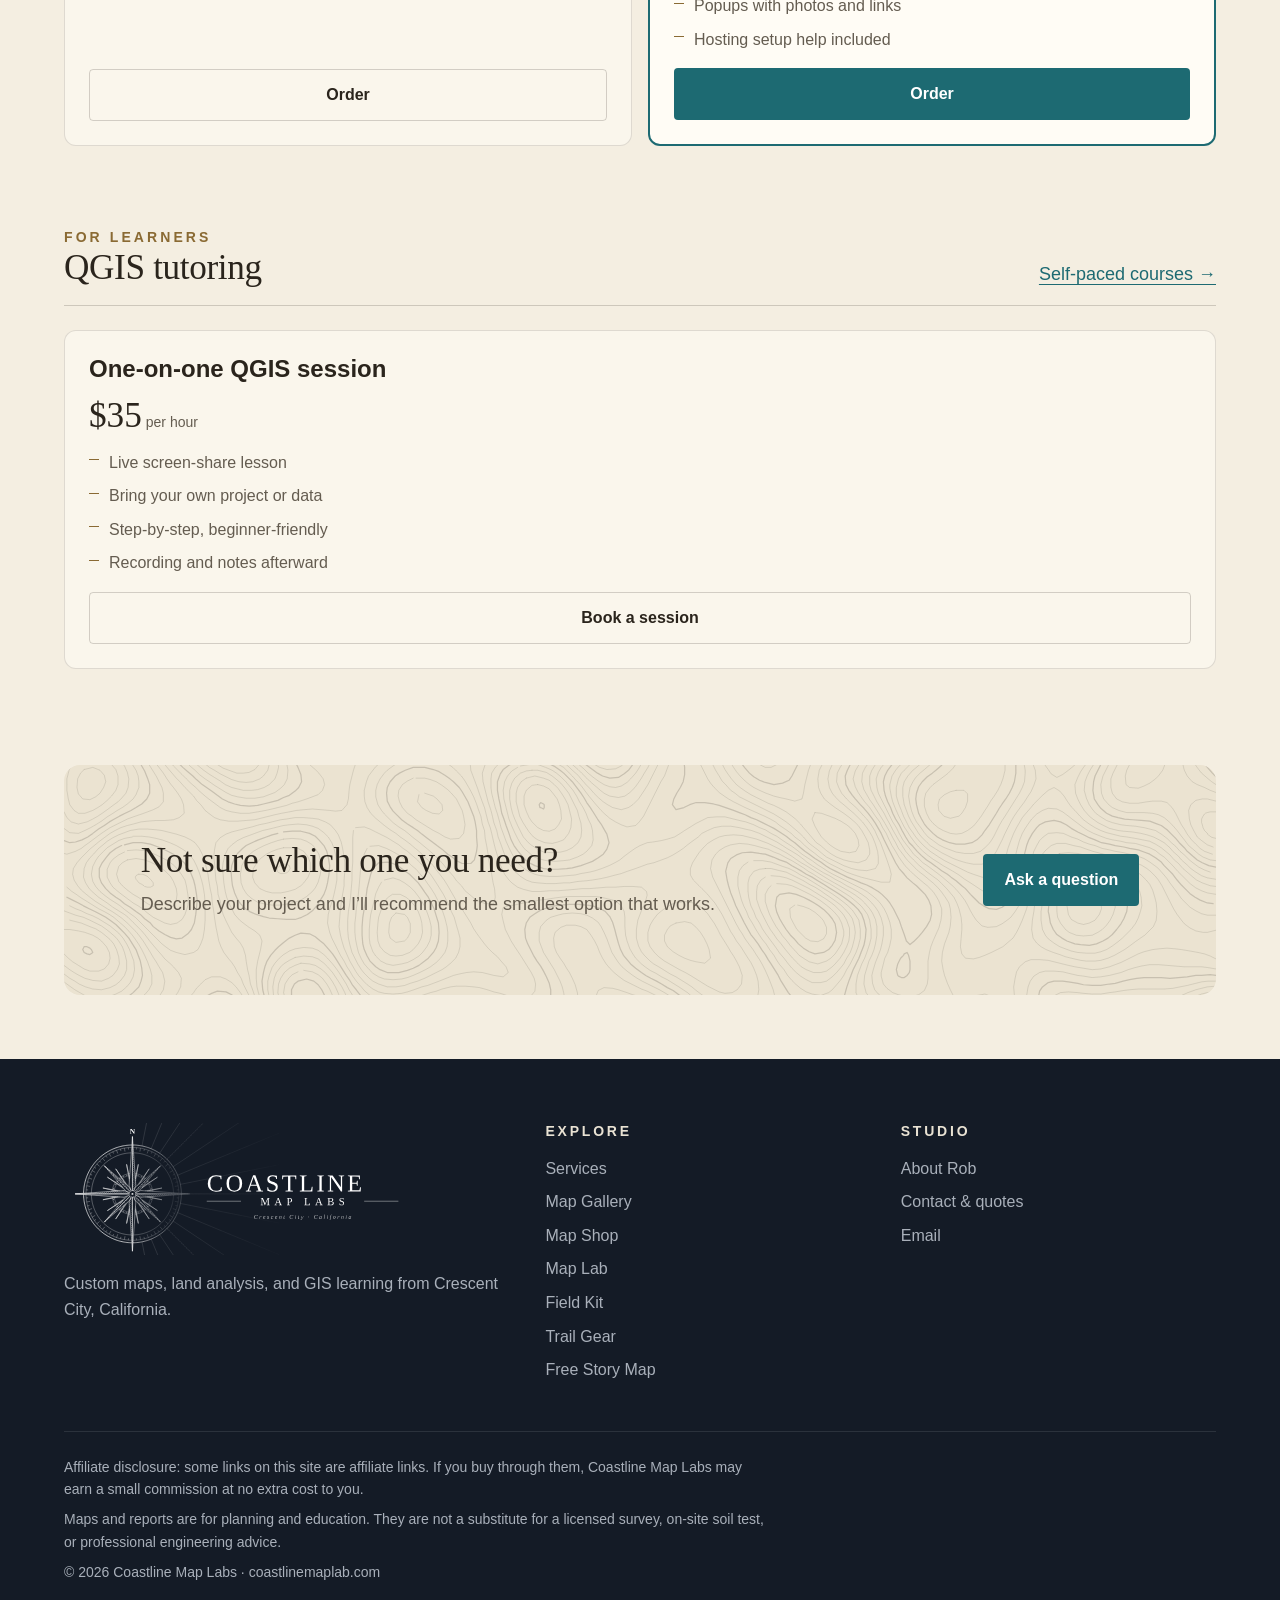
<file: services.html>
<!doctype html>
<html lang="en">
<head>
<meta charset="utf-8">
<meta name="viewport" content="width=device-width, initial-scale=1">
<title>Services & pricing — Coastline Map Labs</title>
<meta name="description" content="Soil-suitability reports for land buyers, custom cartography, interactive web maps, and one-on-one QGIS tutoring.">
<meta property="og:title" content="Services & pricing — Coastline Map Labs">
<meta property="og:description" content="Soil-suitability reports for land buyers, custom cartography, interactive web maps, and one-on-one QGIS tutoring.">
<meta property="og:image" content="assets/brand/Coastline-Map-Labs-Logo-White-on-Dark.svg">
<link rel="icon" href="assets/brand/favicon.svg" type="image/svg+xml">
<link rel="preconnect" href="https://api.fontshare.com" crossorigin>
<link href="https://api.fontshare.com/v2/css?f[]=gambetta@400,500&f[]=switzer@400,500,600&display=swap" rel="stylesheet">
<link rel="stylesheet" href="base.css">
<link rel="stylesheet" href="style.css">

</head>
<body>
<a class="skip" href="#main">Skip to content</a>
<header class="site-header">
  <div class="wrap">
    <a class="brand" href="index.html" aria-label="Coastline Map Labs home">
      <img src="assets/brand/Coastline-Map-Labs-Icon-White-Clear.svg" alt="" width="40" height="40">
      <span>Coastline<small>MAP LABS</small></span>
    </a>
    <button class="menu-btn" aria-expanded="false" aria-controls="site-nav" aria-label="Open menu">
      <svg width="22" height="22" viewBox="0 0 24 24" fill="none" stroke="currentColor" stroke-width="1.8" aria-hidden="true"><path d="M4 7h16M4 12h16M4 17h16"/></svg>
    </button>
    <nav id="site-nav" class="nav" aria-label="Main"><a href="services.html" aria-current="page">Services</a><a href="gallery.html">Map Gallery</a><a href="shop.html">Map Shop</a><a href="map-lab.html">Map Lab</a><a href="before-you-buy.html">Free Story Map</a><a href="field-kit.html">Field Kit</a><a href="about.html">About</a><a class="nav-cta" href="contact.html">Get a quote</a></nav>
  </div>
</header>
<main id="main">

<section class="page-hero night"><div class="wrap">
  <p class="eyebrow">Services</p>
  <h1>Clear maps for land decisions, businesses, and learners.</h1>
  <p class="lede">Every project includes the map files, a short plain-English summary, and one round of revisions.</p>
</div></section>

<section class="section"><div class="wrap">
  <div class="offer-group reveal">
    <div class="group-head"><div><p class="eyebrow">For land buyers</p><h2>Soil-suitability reports</h2></div><a href="map-lab.html">Pin your parcel in the Map Lab →</a></div>
    <p class="lede">Find out which parts of a property suit building, gardening, septic, or grazing. Reports use USDA NRCS soil survey data (SSURGO).</p>
    <div class="tiers">
      <article class="tier"><h3>Parcel Snapshot</h3><p class="price">$45<small>per parcel</small></p><ul><li>One-page soil map of your parcel</li><li>Soil types and acreage breakdown</li><li>Delivered as PDF in 3 days</li></ul><a class="btn btn-ghost" data-buy="soil-snapshot" href="contact.html?item=soil-snapshot">Order</a></article>
      <article class="tier tier--featured"><span class="badge">Most popular</span><h3>Land Buyer Report</h3><p class="price">$150<small>per parcel</small></p><ul><li>Everything in Snapshot</li><li>Suitability ratings for building, septic, and gardening</li><li>Slope and drainage maps</li><li>5–8 page PDF + map image files</li></ul><a class="btn btn-primary" data-buy="soil-buyer-report" href="contact.html?item=soil-buyer-report">Order</a></article>
      <article class="tier"><h3>Custom Land Analysis</h3><p class="price">From $250<small>per project</small></p><ul><li>Multiple parcels or a whole property search</li><li>Your own criteria (farming, livestock, homestead)</li><li>Interactive web map you can share</li><li>Video walkthrough of the results</li></ul><a class="btn btn-ghost" data-buy="soil-custom" href="contact.html?item=soil-custom">Request a quote</a></article>
    </div>
  </div>

  <div class="offer-group reveal">
    <div class="group-head"><div><p class="eyebrow">For businesses &amp; organizations</p><h2>Maps &amp; web maps</h2></div></div>
    <div class="tiers">
      <article class="tier"><h3>Custom Cartography</h3><p class="price">From $75<small>per map</small></p><ul><li>Trail, park, property, or location maps</li><li>Print-ready PDF and web image</li><li>Matches your brand colors</li></ul><a class="btn btn-ghost" data-buy="custom-map" href="contact.html?item=custom-map">Order</a></article>
      <article class="tier tier--featured"><span class="badge">New</span><h3>Interactive Web Map</h3><p class="price">From $300<small>per map</small></p><ul><li>Clickable map for your website</li><li>Your locations, trails, or service areas</li><li>Popups with photos and links</li><li>Hosting setup help included</li></ul><a class="btn btn-primary" data-buy="web-map" href="contact.html?item=web-map">Order</a></article>
    </div>
  </div>

  <div class="offer-group reveal">
    <div class="group-head"><div><p class="eyebrow">For learners</p><h2>QGIS tutoring</h2></div><a href="shop.html">Self-paced courses →</a></div>
    <div class="tiers">
      <article class="tier"><h3>One-on-one QGIS session</h3><p class="price">$35<small>per hour</small></p><ul><li>Live screen-share lesson</li><li>Bring your own project or data</li><li>Step-by-step, beginner-friendly</li><li>Recording and notes afterward</li></ul><a class="btn btn-ghost" data-buy="tutoring" href="contact.html?item=tutoring">Book a session</a></article>
    </div>
  </div>
</div></section>

<section class="section--tight" style="padding-top:0"><div class="wrap">
  <div class="band reveal"><div><h2>Not sure which one you need?</h2><p class="muted" style="margin-top:var(--space-2)">Describe your project and I’ll recommend the smallest option that works.</p></div><a class="btn btn-primary" href="contact.html">Ask a question</a></div>
</div></section>

</main>
<footer class="site-footer night">
  <div class="wrap">
    <div class="foot-grid">
      <div>
        <img src="assets/brand/Coastline-Map-Labs-Logo-White-Clear.svg" alt="Coastline Map Labs" width="352" height="132">
        <p style="margin-top:var(--space-4)">Custom maps, land analysis, and GIS learning from Crescent City, California.</p>
      </div>
      <div>
        <h2>Explore</h2>
        <ul><li><a href="services.html">Services</a></li><li><a href="gallery.html">Map Gallery</a></li><li><a href="shop.html">Map Shop</a></li><li><a href="map-lab.html">Map Lab</a></li><li><a href="field-kit.html">Field Kit</a></li><li><a href="trail-gear.html">Trail Gear</a></li><li><a href="before-you-buy.html">Free Story Map</a></li></ul>
      </div>
      <div>
        <h2>Studio</h2>
        <ul><li><a href="about.html">About Rob</a></li><li><a href="contact.html">Contact &amp; quotes</a></li><li><a data-email href="contact.html">Email</a></li></ul>
      </div>
    </div>
    <div class="foot-legal">
      <p>Affiliate disclosure: some links on this site are affiliate links. If you buy through them, Coastline Map Labs may earn a small commission at no extra cost to you.</p>
      <p>Maps and reports are for planning and education. They are not a substitute for a licensed survey, on-site soil test, or professional engineering advice.</p>
      <p>© 2026 Coastline Map Labs · coastlinemaplab.com</p>
    </div>
  </div>
</footer>
<script src="config.js"></script>
<script src="app.js" defer></script>

</body>
</html>
</file>
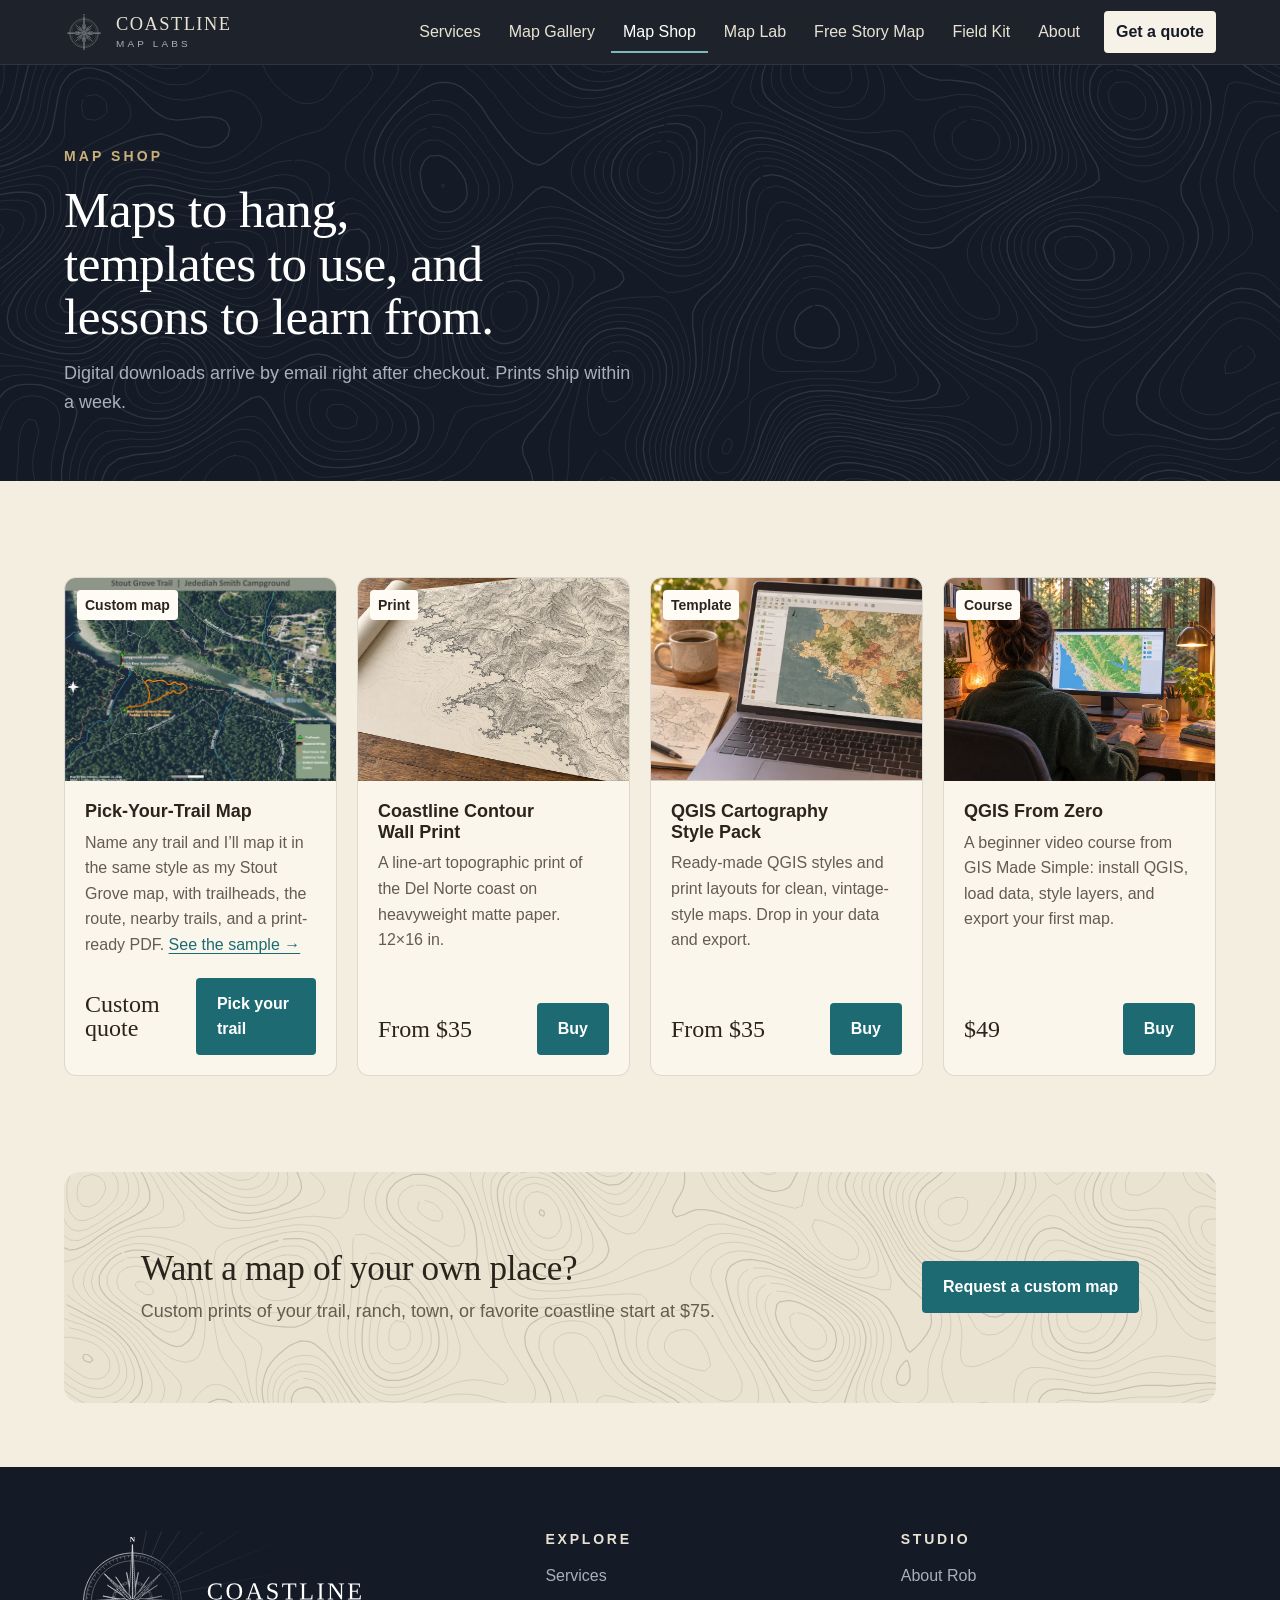
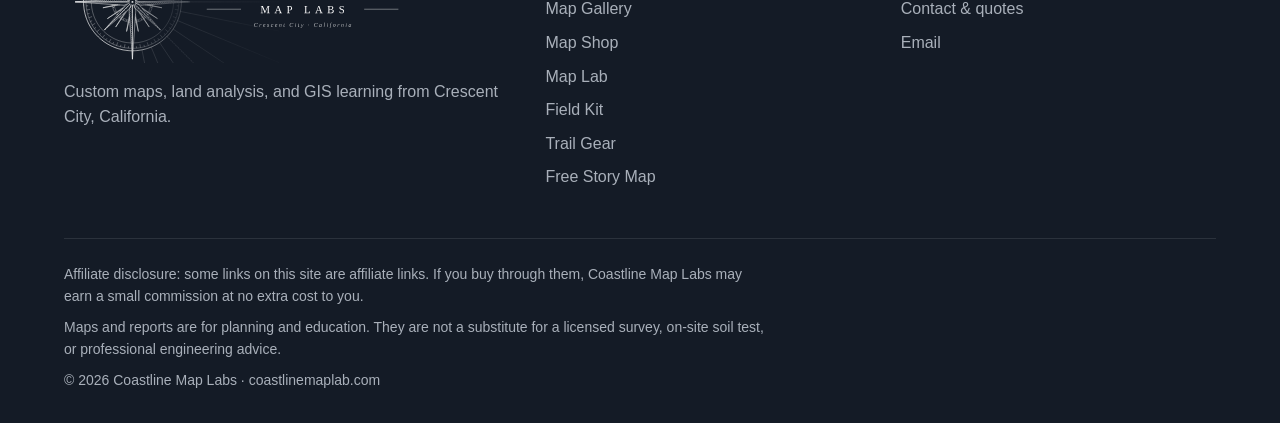
<file: shop.html>
<!doctype html>
<html lang="en">
<head>
<meta charset="utf-8">
<meta name="viewport" content="width=device-width, initial-scale=1">
<title>Map Shop — Coastline Map Labs</title>
<meta name="description" content="Printable trail maps, framed map prints, QGIS style templates, and beginner QGIS courses.">
<meta property="og:title" content="Map Shop — Coastline Map Labs">
<meta property="og:description" content="Printable trail maps, framed map prints, QGIS style templates, and beginner QGIS courses.">
<meta property="og:image" content="assets/brand/Coastline-Map-Labs-Logo-White-on-Dark.svg">
<link rel="icon" href="assets/brand/favicon.svg" type="image/svg+xml">
<link rel="preconnect" href="https://api.fontshare.com" crossorigin>
<link href="https://api.fontshare.com/v2/css?f[]=gambetta@400,500&f[]=switzer@400,500,600&display=swap" rel="stylesheet">
<link rel="stylesheet" href="base.css">
<link rel="stylesheet" href="style.css">

</head>
<body>
<a class="skip" href="#main">Skip to content</a>
<header class="site-header">
  <div class="wrap">
    <a class="brand" href="index.html" aria-label="Coastline Map Labs home">
      <img src="assets/brand/Coastline-Map-Labs-Icon-White-Clear.svg" alt="" width="40" height="40">
      <span>Coastline<small>MAP LABS</small></span>
    </a>
    <button class="menu-btn" aria-expanded="false" aria-controls="site-nav" aria-label="Open menu">
      <svg width="22" height="22" viewBox="0 0 24 24" fill="none" stroke="currentColor" stroke-width="1.8" aria-hidden="true"><path d="M4 7h16M4 12h16M4 17h16"/></svg>
    </button>
    <nav id="site-nav" class="nav" aria-label="Main"><a href="services.html">Services</a><a href="gallery.html">Map Gallery</a><a href="shop.html" aria-current="page">Map Shop</a><a href="map-lab.html">Map Lab</a><a href="before-you-buy.html">Free Story Map</a><a href="field-kit.html">Field Kit</a><a href="about.html">About</a><a class="nav-cta" href="contact.html">Get a quote</a></nav>
  </div>
</header>
<main id="main">

<section class="page-hero night"><div class="wrap">
  <p class="eyebrow">Map Shop</p>
  <h1>Maps to hang, templates to use, and lessons to learn from.</h1>
  <p class="lede">Digital downloads arrive by email right after checkout. Prints ship within a week.</p>
</div></section>
<section class="section"><div class="wrap">
  <div class="products">
    <article class="product reveal"><div class="thumb" style="background-image:url(assets/gallery/stout-grove-thumb.webp)"><span class="kind">Custom map</span></div><div class="body"><h3>Pick-Your-Trail Map</h3><p>Name any trail and I’ll map it in the same style as my Stout Grove map, with trailheads, the route, nearby trails, and a print-ready PDF. <a href="gallery.html">See the sample →</a></p><div class="row"><span class="price">Custom quote</span><a class="btn btn-primary" data-buy="custom-trail-map" href="contact.html?item=custom-trail-map">Pick your trail</a></div></div></article>
    <article class="product reveal"><div class="thumb" style="background-image:url(assets/img/wall-print.webp)"><span class="kind">Print</span></div><div class="body"><h3>Coastline Contour Wall Print</h3><p>A line-art topographic print of the Del Norte coast on heavyweight matte paper. 12×16 in.</p><div class="row"><span class="price">From $35</span><a class="btn btn-primary" data-buy="wall-print" href="contact.html?item=wall-print">Buy</a></div></div></article>
    <article class="product reveal"><div class="thumb" style="background-image:url(assets/img/qgis-pack.webp)"><span class="kind">Template</span></div><div class="body"><h3>QGIS Cartography Style Pack</h3><p>Ready-made QGIS styles and print layouts for clean, vintage-style maps. Drop in your data and export.</p><div class="row"><span class="price">From $35</span><a class="btn btn-primary" data-buy="qgis-style-pack" href="contact.html?item=qgis-style-pack">Buy</a></div></div></article>
    <article class="product reveal"><div class="thumb" style="background-image:url(assets/img/course.webp)"><span class="kind">Course</span></div><div class="body"><h3>QGIS From Zero</h3><p>A beginner video course from GIS Made Simple: install QGIS, load data, style layers, and export your first map.</p><div class="row"><span class="price">$49</span><a class="btn btn-primary" data-buy="qgis-course" href="contact.html?item=qgis-course">Buy</a></div></div></article>
  </div>
</div></section>
<section class="section--tight" style="padding-top:0"><div class="wrap">
  <div class="band reveal"><div><h2>Want a map of your own place?</h2><p class="muted" style="margin-top:var(--space-2)">Custom prints of your trail, ranch, town, or favorite coastline start at $75.</p></div><a class="btn btn-primary" href="contact.html?item=custom-map">Request a custom map</a></div>
</div></section>

</main>
<footer class="site-footer night">
  <div class="wrap">
    <div class="foot-grid">
      <div>
        <img src="assets/brand/Coastline-Map-Labs-Logo-White-Clear.svg" alt="Coastline Map Labs" width="352" height="132">
        <p style="margin-top:var(--space-4)">Custom maps, land analysis, and GIS learning from Crescent City, California.</p>
      </div>
      <div>
        <h2>Explore</h2>
        <ul><li><a href="services.html">Services</a></li><li><a href="gallery.html">Map Gallery</a></li><li><a href="shop.html">Map Shop</a></li><li><a href="map-lab.html">Map Lab</a></li><li><a href="field-kit.html">Field Kit</a></li><li><a href="trail-gear.html">Trail Gear</a></li><li><a href="before-you-buy.html">Free Story Map</a></li></ul>
      </div>
      <div>
        <h2>Studio</h2>
        <ul><li><a href="about.html">About Rob</a></li><li><a href="contact.html">Contact &amp; quotes</a></li><li><a data-email href="contact.html">Email</a></li></ul>
      </div>
    </div>
    <div class="foot-legal">
      <p>Affiliate disclosure: some links on this site are affiliate links. If you buy through them, Coastline Map Labs may earn a small commission at no extra cost to you.</p>
      <p>Maps and reports are for planning and education. They are not a substitute for a licensed survey, on-site soil test, or professional engineering advice.</p>
      <p>© 2026 Coastline Map Labs · coastlinemaplab.com</p>
    </div>
  </div>
</footer>
<script src="config.js"></script>
<script src="app.js" defer></script>

</body>
</html>
</file>
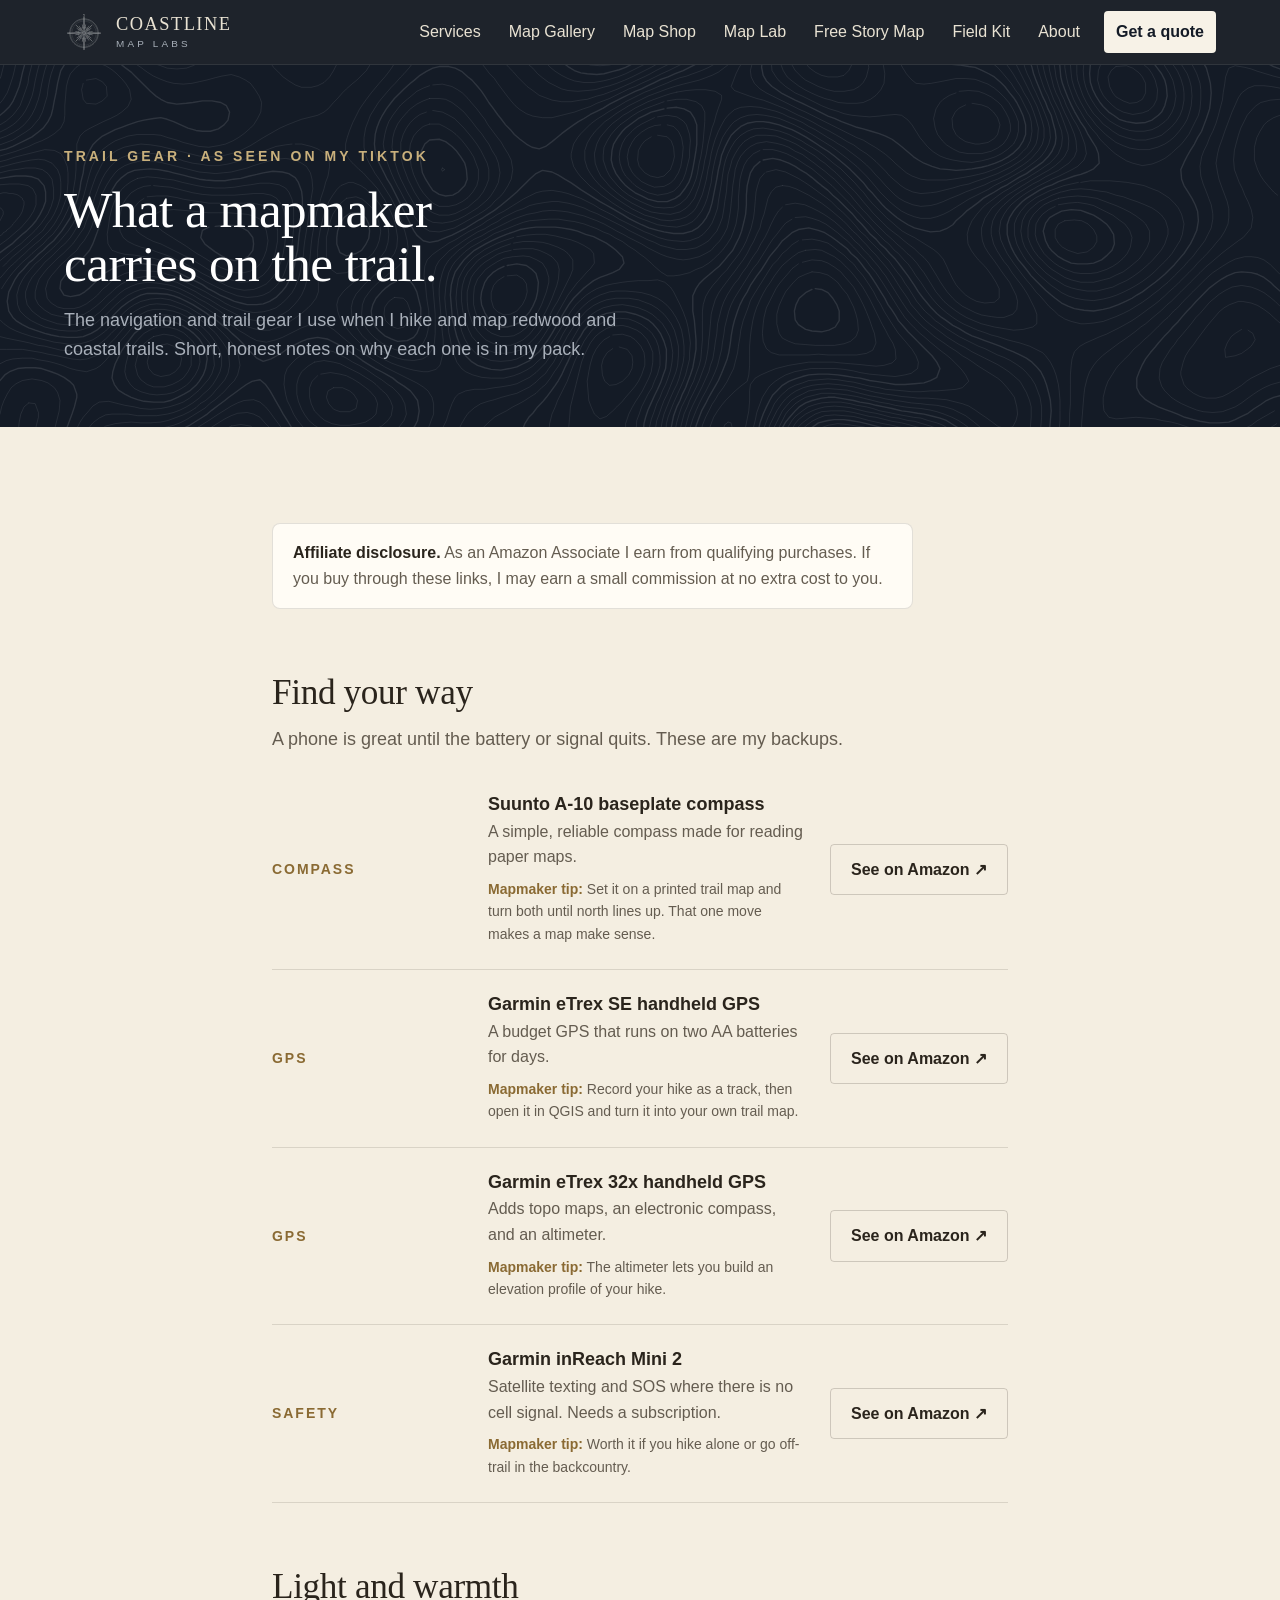
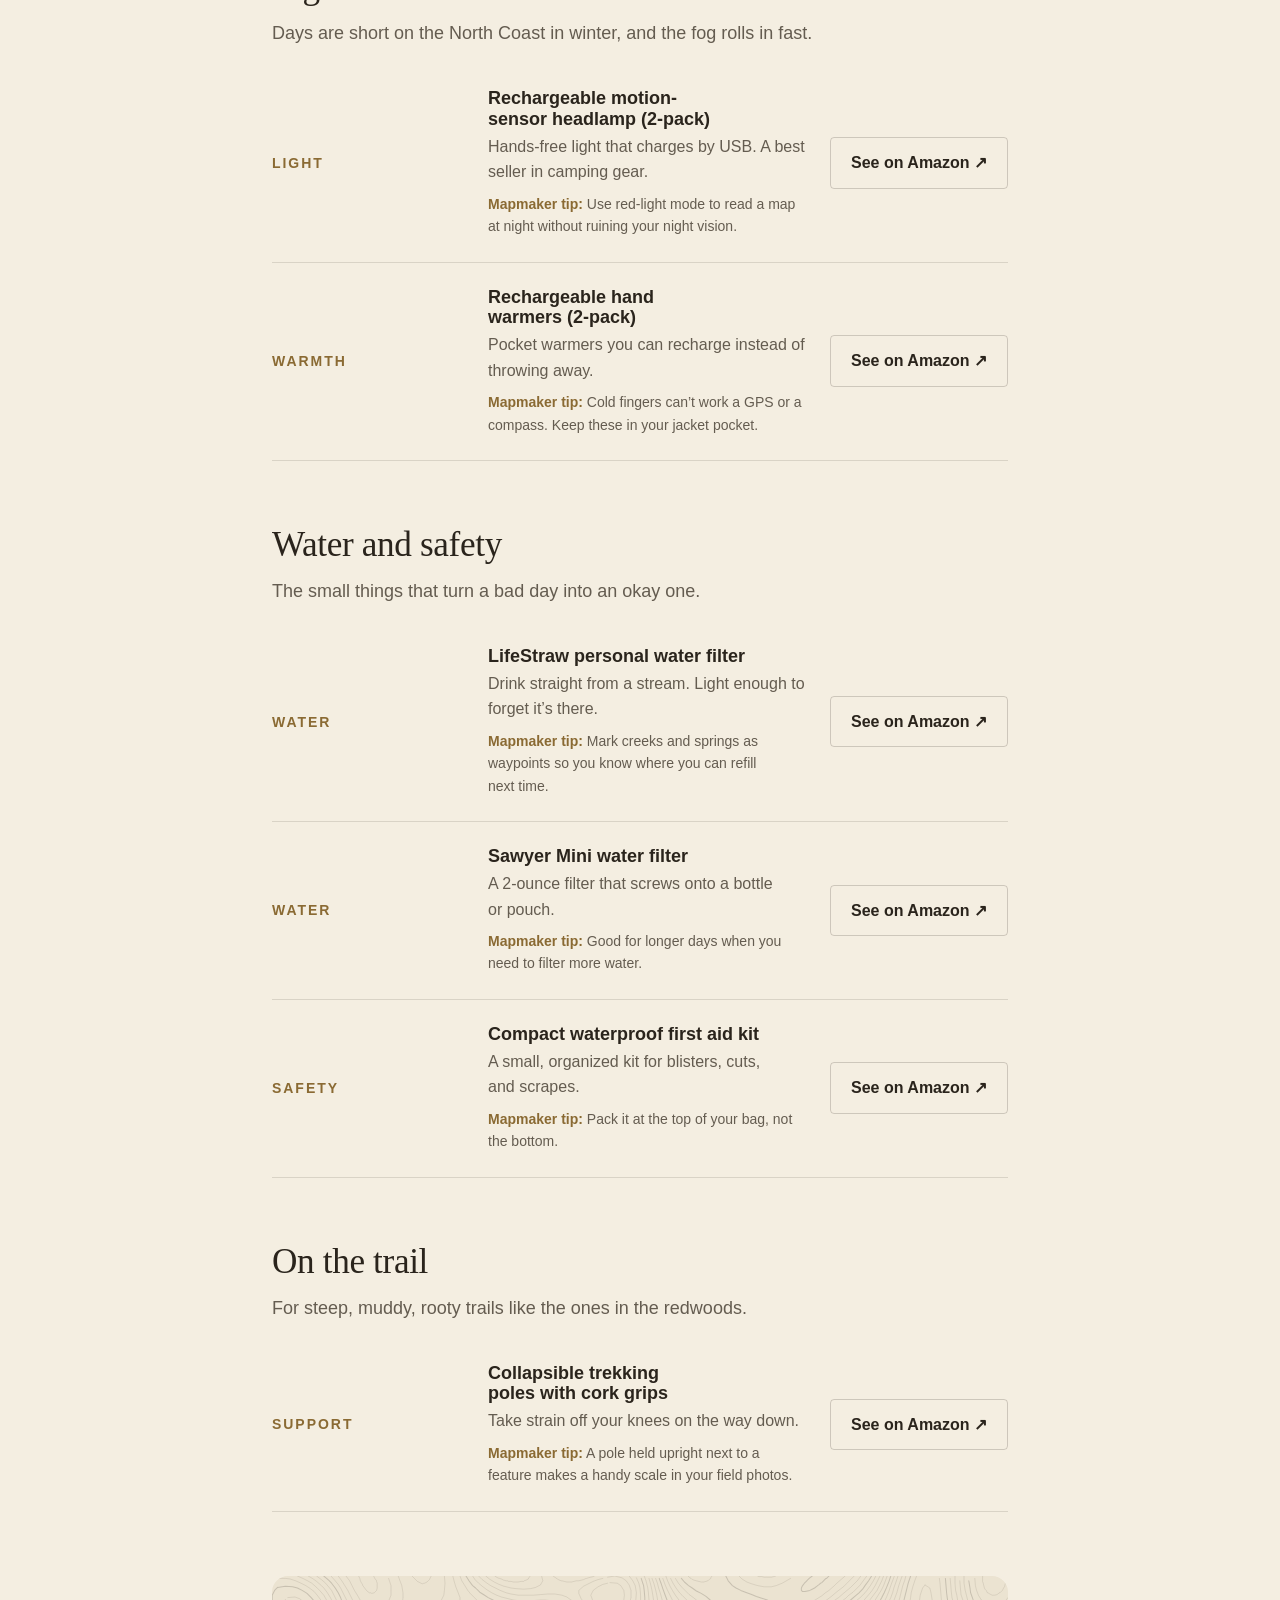
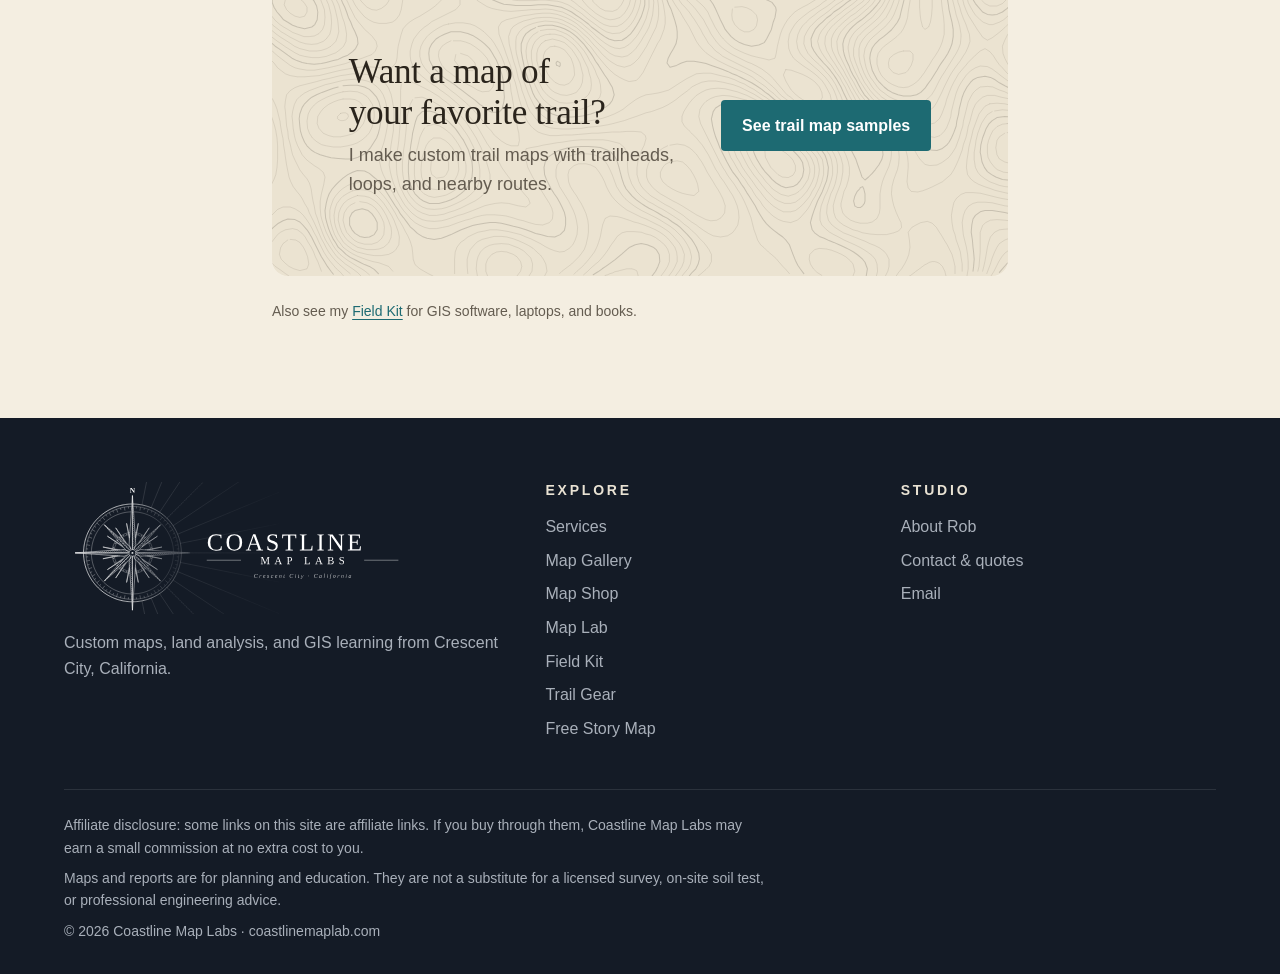
<file: trail-gear.html>
<!doctype html>
<html lang="en">
<head>
<meta charset="utf-8">
<meta name="viewport" content="width=device-width, initial-scale=1">
<title>Trail Gear — What a mapmaker carries — Coastline Map Labs</title>
<meta name="description" content="The trail and navigation gear Rob Montini carries for hiking and field mapping on the North Coast, with Amazon links.">
<meta property="og:title" content="Trail Gear — What a mapmaker carries — Coastline Map Labs">
<meta property="og:description" content="The trail and navigation gear Rob Montini carries for hiking and field mapping on the North Coast, with Amazon links.">
<meta property="og:image" content="assets/brand/Coastline-Map-Labs-Logo-White-on-Dark.svg">
<link rel="icon" href="assets/brand/favicon.svg" type="image/svg+xml">
<link rel="preconnect" href="https://api.fontshare.com" crossorigin>
<link href="https://api.fontshare.com/v2/css?f[]=gambetta@400,500&f[]=switzer@400,500,600&display=swap" rel="stylesheet">
<link rel="stylesheet" href="base.css">
<link rel="stylesheet" href="style.css">

</head>
<body>
<a class="skip" href="#main">Skip to content</a>
<header class="site-header">
  <div class="wrap">
    <a class="brand" href="index.html" aria-label="Coastline Map Labs home">
      <img src="assets/brand/Coastline-Map-Labs-Icon-White-Clear.svg" alt="" width="40" height="40">
      <span>Coastline<small>MAP LABS</small></span>
    </a>
    <button class="menu-btn" aria-expanded="false" aria-controls="site-nav" aria-label="Open menu">
      <svg width="22" height="22" viewBox="0 0 24 24" fill="none" stroke="currentColor" stroke-width="1.8" aria-hidden="true"><path d="M4 7h16M4 12h16M4 17h16"/></svg>
    </button>
    <nav id="site-nav" class="nav" aria-label="Main"><a href="services.html">Services</a><a href="gallery.html">Map Gallery</a><a href="shop.html">Map Shop</a><a href="map-lab.html">Map Lab</a><a href="before-you-buy.html">Free Story Map</a><a href="field-kit.html">Field Kit</a><a href="about.html">About</a><a class="nav-cta" href="contact.html">Get a quote</a></nav>
  </div>
</header>
<main id="main">
<section class="page-hero night"><div class="wrap">
  <p class="eyebrow">Trail Gear · As seen on my TikTok</p>
  <h1>What a mapmaker carries on the trail.</h1>
  <p class="lede">The navigation and trail gear I use when I hike and map redwood and coastal trails. Short, honest notes on why each one is in my pack.</p>
</div></section>
<section class="section"><div class="wrap--narrow">
  <p class="disclosure reveal"><span><strong>Affiliate disclosure.</strong> As an Amazon Associate I earn from qualifying purchases. If you buy through these links, I may earn a small commission at no extra cost to you.</span></p>
  <div class="section-head reveal" style="margin-top:var(--space-16);margin-bottom:var(--space-4)"><h2>Find your way</h2><p class="muted">A phone is great until the battery or signal quits. These are my backups.</p></div>
  <div class="kit">
    <div class="kit-item reveal"><span class="tag">Compass</span><div><h3>Suunto A-10 baseplate compass</h3><p>A simple, reliable compass made for reading paper maps.</p><p class="gear-tip"><strong>Mapmaker tip:</strong> Set it on a printed trail map and turn both until north lines up. That one move makes a map make sense.</p></div><a class="btn btn-ghost" data-aff="amz-compass" href="#" target="_blank" rel="sponsored noopener noreferrer">See on Amazon ↗</a></div>
    <div class="kit-item reveal"><span class="tag">GPS</span><div><h3>Garmin eTrex SE handheld GPS</h3><p>A budget GPS that runs on two AA batteries for days.</p><p class="gear-tip"><strong>Mapmaker tip:</strong> Record your hike as a track, then open it in QGIS and turn it into your own trail map.</p></div><a class="btn btn-ghost" data-aff="amz-etrex-se" href="#" target="_blank" rel="sponsored noopener noreferrer">See on Amazon ↗</a></div>
    <div class="kit-item reveal"><span class="tag">GPS</span><div><h3>Garmin eTrex 32x handheld GPS</h3><p>Adds topo maps, an electronic compass, and an altimeter.</p><p class="gear-tip"><strong>Mapmaker tip:</strong> The altimeter lets you build an elevation profile of your hike.</p></div><a class="btn btn-ghost" data-aff="amz-etrex-32x" href="#" target="_blank" rel="sponsored noopener noreferrer">See on Amazon ↗</a></div>
    <div class="kit-item reveal"><span class="tag">Safety</span><div><h3>Garmin inReach Mini 2</h3><p>Satellite texting and SOS where there is no cell signal. Needs a subscription.</p><p class="gear-tip"><strong>Mapmaker tip:</strong> Worth it if you hike alone or go off-trail in the backcountry.</p></div><a class="btn btn-ghost" data-aff="amz-inreach" href="#" target="_blank" rel="sponsored noopener noreferrer">See on Amazon ↗</a></div>
  </div>
  <div class="section-head reveal" style="margin-top:var(--space-16);margin-bottom:var(--space-4)"><h2>Light and warmth</h2><p class="muted">Days are short on the North Coast in winter, and the fog rolls in fast.</p></div>
  <div class="kit">
    <div class="kit-item reveal"><span class="tag">Light</span><div><h3>Rechargeable motion-sensor headlamp (2-pack)</h3><p>Hands-free light that charges by USB. A best seller in camping gear.</p><p class="gear-tip"><strong>Mapmaker tip:</strong> Use red-light mode to read a map at night without ruining your night vision.</p></div><a class="btn btn-ghost" data-aff="amz-headlamp" href="#" target="_blank" rel="sponsored noopener noreferrer">See on Amazon ↗</a></div>
    <div class="kit-item reveal"><span class="tag">Warmth</span><div><h3>Rechargeable hand warmers (2-pack)</h3><p>Pocket warmers you can recharge instead of throwing away.</p><p class="gear-tip"><strong>Mapmaker tip:</strong> Cold fingers can’t work a GPS or a compass. Keep these in your jacket pocket.</p></div><a class="btn btn-ghost" data-aff="amz-handwarmers" href="#" target="_blank" rel="sponsored noopener noreferrer">See on Amazon ↗</a></div>
  </div>
  <div class="section-head reveal" style="margin-top:var(--space-16);margin-bottom:var(--space-4)"><h2>Water and safety</h2><p class="muted">The small things that turn a bad day into an okay one.</p></div>
  <div class="kit">
    <div class="kit-item reveal"><span class="tag">Water</span><div><h3>LifeStraw personal water filter</h3><p>Drink straight from a stream. Light enough to forget it’s there.</p><p class="gear-tip"><strong>Mapmaker tip:</strong> Mark creeks and springs as waypoints so you know where you can refill next time.</p></div><a class="btn btn-ghost" data-aff="amz-lifestraw" href="#" target="_blank" rel="sponsored noopener noreferrer">See on Amazon ↗</a></div>
    <div class="kit-item reveal"><span class="tag">Water</span><div><h3>Sawyer Mini water filter</h3><p>A 2-ounce filter that screws onto a bottle or pouch.</p><p class="gear-tip"><strong>Mapmaker tip:</strong> Good for longer days when you need to filter more water.</p></div><a class="btn btn-ghost" data-aff="amz-sawyer" href="#" target="_blank" rel="sponsored noopener noreferrer">See on Amazon ↗</a></div>
    <div class="kit-item reveal"><span class="tag">Safety</span><div><h3>Compact waterproof first aid kit</h3><p>A small, organized kit for blisters, cuts, and scrapes.</p><p class="gear-tip"><strong>Mapmaker tip:</strong> Pack it at the top of your bag, not the bottom.</p></div><a class="btn btn-ghost" data-aff="amz-firstaid" href="#" target="_blank" rel="sponsored noopener noreferrer">See on Amazon ↗</a></div>
  </div>
  <div class="section-head reveal" style="margin-top:var(--space-16);margin-bottom:var(--space-4)"><h2>On the trail</h2><p class="muted">For steep, muddy, rooty trails like the ones in the redwoods.</p></div>
  <div class="kit">
    <div class="kit-item reveal"><span class="tag">Support</span><div><h3>Collapsible trekking poles with cork grips</h3><p>Take strain off your knees on the way down.</p><p class="gear-tip"><strong>Mapmaker tip:</strong> A pole held upright next to a feature makes a handy scale in your field photos.</p></div><a class="btn btn-ghost" data-aff="amz-poles" href="#" target="_blank" rel="sponsored noopener noreferrer">See on Amazon ↗</a></div>
  </div>
  <div class="band reveal" style="margin-top:var(--space-16)">
    <div><h2>Want a map of your favorite trail?</h2><p class="muted" style="margin-top:var(--space-2)">I make custom trail maps with trailheads, loops, and nearby routes.</p></div>
    <a class="btn btn-primary" href="gallery.html">See trail map samples</a>
  </div>
  <p class="small muted" style="margin-top:var(--space-6)">Also see my <a href="field-kit.html">Field Kit</a> for GIS software, laptops, and books.</p>
</div></section>

</main>
<footer class="site-footer night">
  <div class="wrap">
    <div class="foot-grid">
      <div>
        <img src="assets/brand/Coastline-Map-Labs-Logo-White-Clear.svg" alt="Coastline Map Labs" width="352" height="132">
        <p style="margin-top:var(--space-4)">Custom maps, land analysis, and GIS learning from Crescent City, California.</p>
      </div>
      <div>
        <h2>Explore</h2>
        <ul><li><a href="services.html">Services</a></li><li><a href="gallery.html">Map Gallery</a></li><li><a href="shop.html">Map Shop</a></li><li><a href="map-lab.html">Map Lab</a></li><li><a href="field-kit.html">Field Kit</a></li><li><a href="trail-gear.html">Trail Gear</a></li><li><a href="before-you-buy.html">Free Story Map</a></li></ul>
      </div>
      <div>
        <h2>Studio</h2>
        <ul><li><a href="about.html">About Rob</a></li><li><a href="contact.html">Contact &amp; quotes</a></li><li><a data-email href="contact.html">Email</a></li></ul>
      </div>
    </div>
    <div class="foot-legal">
      <p>Affiliate disclosure: some links on this site are affiliate links. If you buy through them, Coastline Map Labs may earn a small commission at no extra cost to you.</p>
      <p>Maps and reports are for planning and education. They are not a substitute for a licensed survey, on-site soil test, or professional engineering advice.</p>
      <p>© 2026 Coastline Map Labs · coastlinemaplab.com</p>
    </div>
  </div>
</footer>
<script src="config.js"></script>
<script src="app.js" defer></script>

</body>
</html>
</file>
<file: base.css>
/* base.css */
*,
*::before,
*::after {
  box-sizing: border-box;
  margin: 0;
  padding: 0;
}

html {
  -moz-text-size-adjust: none;
  -webkit-text-size-adjust: none;
  text-size-adjust: none;
  -webkit-font-smoothing: antialiased;
  -moz-osx-font-smoothing: grayscale;
  text-rendering: optimizeLegibility;
  scroll-behavior: smooth;
  hanging-punctuation: first last;
  scroll-padding-top: var(--space-16);
}

body {
  min-height: 100dvh;
  line-height: 1.6;
  font-family: var(--font-body, sans-serif);
  font-size: var(--text-base);
  color: var(--color-text);
  background-color: var(--color-bg);
}

img,
picture,
video,
canvas,
svg {
  display: block;
  max-width: 100%;
  height: auto;
}
ul[role='list'],
ol[role='list'] {
  list-style: none;
}
input,
button,
textarea,
select {
  font: inherit;
  color: inherit;
}

h1,
h2,
h3,
h4,
h5,
h6 {
  text-wrap: balance;
  line-height: 1.15;
}
p,
li,
figcaption {
  text-wrap: pretty;
  max-width: 72ch;
}

::selection {
  background: oklch(from var(--color-primary) l c h / 0.25);
  color: var(--color-text);
}

:focus-visible {
  outline: 2px solid var(--color-primary);
  outline-offset: 3px;
  border-radius: var(--radius-sm);
}

@media (prefers-reduced-motion: reduce) {
  *,
  *::before,
  *::after {
    animation-duration: 0.01ms !important;
    animation-iteration-count: 1 !important;
    transition-duration: 0.01ms !important;
    scroll-behavior: auto !important;
  }
}

button {
  cursor: pointer;
  background: none;
  border: none;
}
table {
  border-collapse: collapse;
  width: 100%;
}

/* Interactive elements: animate hover/focus transitions.
   Only clickable elements get hover states — see `shared/03-motion.md`.
   Never add :hover styles to non-interactive elements. */
a,
button,
[role='button'],
[role='link'],
input,
textarea,
select {
  transition:
    color var(--transition-interactive),
    background var(--transition-interactive),
    border-color var(--transition-interactive),
    box-shadow var(--transition-interactive);
}

.sr-only {
  position: absolute;
  width: 1px;
  height: 1px;
  padding: 0;
  margin: -1px;
  overflow: hidden;
  clip: rect(0, 0, 0, 0);
  white-space: nowrap;
  border-width: 0;
}
</file>
<file: style.css>
:root {
  --text-xs: clamp(0.75rem, 0.7rem + 0.25vw, 0.875rem);
  --text-sm: clamp(0.875rem, 0.8rem + 0.35vw, 1rem);
  --text-base: clamp(1rem, 0.95rem + 0.25vw, 1.125rem);
  --text-lg: clamp(1.125rem, 1rem + 0.75vw, 1.5rem);
  --text-xl: clamp(1.5rem, 1.2rem + 1.25vw, 2.25rem);
  --text-2xl: clamp(2rem, 1.2rem + 2.5vw, 3.5rem);
  --text-3xl: clamp(2.5rem, 1rem + 4vw, 5rem);

  --space-1: .25rem; --space-2: .5rem; --space-3: .75rem; --space-4: 1rem;
  --space-5: 1.25rem; --space-6: 1.5rem; --space-8: 2rem; --space-10: 2.5rem;
  --space-12: 3rem; --space-16: 4rem; --space-20: 5rem; --space-24: 6rem; --space-32: 8rem;

  /* Parchment + ink + Pacific teal */
  --color-bg: #f4eee1;
  --color-surface: #faf6ec;
  --color-surface-2: #fffcf5;
  --color-surface-offset: #ebe3d1;
  --color-divider: oklch(0.3 0.02 70 / 0.14);
  --color-border: oklch(0.3 0.02 70 / 0.2);
  --color-text: #2a241c;
  --color-text-muted: #645c50;
  --color-text-faint: #9b9283;
  --color-text-inverse: #f7f2e7;
  --color-primary: #1d6a72;
  --color-primary-hover: #155259;
  --color-primary-active: #0f3d42;
  --color-brass: #8a6a33;

  --color-night: #141b26;
  --color-night-2: #1c2430;
  --color-night-text: #e9e2d3;
  --color-night-muted: #a9b0ba;

  --radius-sm: .25rem; --radius-md: .5rem; --radius-lg: .75rem; --radius-xl: 1rem;
  --transition-interactive: 180ms cubic-bezier(0.16, 1, 0.3, 1);
  --shadow-sm: 0 1px 2px oklch(0.3 0.03 70 / 0.08);
  --shadow-md: 0 8px 24px oklch(0.3 0.03 70 / 0.10);

  --font-display: 'Gambetta', 'Georgia', serif;
  --font-body: 'Switzer', 'Helvetica Neue', sans-serif;
  --content: 72rem;
  --gutter: clamp(var(--space-4), 4vw, var(--space-10));
}

body { background: var(--color-bg); }
a { color: var(--color-primary); text-underline-offset: .2em; }
a:hover { color: var(--color-primary-hover); }

.skip { position: absolute; left: -999px; top: var(--space-2); background: var(--color-surface-2); padding: var(--space-2) var(--space-4); z-index: 100; border-radius: var(--radius-sm); }
.skip:focus { left: var(--space-2); }

.wrap { width: min(100% - 2 * var(--gutter), var(--content)); margin-inline: auto; }
.wrap--narrow { width: min(100% - 2 * var(--gutter), 46rem); margin-inline: auto; }

/* ---------- Header ---------- */
.site-header { position: sticky; top: 0; z-index: 50; background: oklch(0.2 0.02 255 / 0.94); backdrop-filter: blur(10px); color: var(--color-night-text); border-bottom: 1px solid oklch(1 0 0 / 0.08); }
.site-header .wrap { display: flex; align-items: center; justify-content: space-between; gap: var(--space-4); min-height: 4rem; }
.brand { display: flex; align-items: center; gap: var(--space-3); color: inherit; text-decoration: none; }
.brand img { width: 40px; height: 40px; }
.brand span { font-family: var(--font-display); font-size: 1.15rem; letter-spacing: .08em; text-transform: uppercase; line-height: 1; }
.brand small { display: block; font-family: var(--font-body); font-size: .62rem; letter-spacing: .32em; color: var(--color-night-muted); margin-top: .3rem; }
.nav { display: flex; align-items: center; gap: var(--space-1); }
.nav a { color: var(--color-night-text); text-decoration: none; font-size: var(--text-sm); padding: var(--space-2) var(--space-3); border-radius: var(--radius-sm); }
.nav a:hover { background: oklch(1 0 0 / 0.08); color: #fff; }
.nav a[aria-current="page"] { color: #fff; box-shadow: inset 0 -2px 0 #7fb6bb; border-radius: 0; }
.nav .nav-cta { background: var(--color-text-inverse); color: var(--color-night); font-weight: 600; margin-left: var(--space-2); }
.nav .nav-cta:hover { background: #fff; color: var(--color-night); }
.menu-btn { display: none; color: var(--color-night-text); width: 44px; height: 44px; align-items: center; justify-content: center; border-radius: var(--radius-sm); }
.menu-btn:hover { background: oklch(1 0 0 / 0.08); }
@media (max-width: 1100px) {
  .menu-btn { display: inline-flex; }
  .nav { position: absolute; top: 100%; left: 0; right: 0; flex-direction: column; align-items: stretch; background: var(--color-night); padding: var(--space-2) var(--gutter) var(--space-6); border-bottom: 1px solid oklch(1 0 0 / .1); clip-path: inset(0 0 100% 0); visibility: hidden; transition: clip-path 260ms cubic-bezier(0.16,1,0.3,1), visibility 0s 260ms; }
  .nav.open { clip-path: inset(0 0 0 0); visibility: visible; transition: clip-path 260ms cubic-bezier(0.16,1,0.3,1); }
  .nav a { padding: var(--space-3) var(--space-2); min-height: 44px; }
  .nav a[aria-current="page"] { box-shadow: inset 3px 0 0 #7fb6bb; padding-left: var(--space-4); }
  .nav .nav-cta { margin: var(--space-3) 0 0; text-align: center; border-radius: var(--radius-sm); }
}

/* ---------- Type ---------- */
.eyebrow { font-size: var(--text-xs); letter-spacing: .22em; text-transform: uppercase; color: var(--color-brass); font-weight: 600; font-variant-numeric: tabular-nums; }
.night .eyebrow { color: #c9b07c; }
h1, h2, h3 { font-family: var(--font-display); font-weight: 500; letter-spacing: -0.01em; }
h1 { font-size: var(--text-3xl); line-height: 1.04; }
.page-title { font-size: var(--text-2xl); }
h2 { font-size: var(--text-xl); }
h3 { font-family: var(--font-body); font-weight: 600; font-size: var(--text-lg); letter-spacing: 0; }
.lede { font-size: var(--text-base); color: var(--color-text-muted); max-width: 58ch; }
.night .lede { color: var(--color-night-muted); }
.muted { color: var(--color-text-muted); }
.small { font-size: var(--text-xs); }

/* ---------- Buttons ---------- */
.btn { display: inline-flex; align-items: center; justify-content: center; gap: var(--space-2); min-height: 44px; padding: var(--space-3) var(--space-5); border-radius: var(--radius-sm); font-size: var(--text-sm); font-weight: 600; text-decoration: none; border: 1px solid transparent; cursor: pointer; }
.btn-primary { background: var(--color-primary); color: #fff; }
.btn-primary:hover { background: var(--color-primary-hover); color: #fff; }
.btn-primary:active { background: var(--color-primary-active); }
.btn-ghost { border-color: var(--color-border); color: var(--color-text); background: transparent; }
.btn-ghost:hover { background: var(--color-surface-offset); color: var(--color-text); }
.night .btn-ghost { border-color: oklch(1 0 0 / .28); color: var(--color-night-text); }
.night .btn-ghost:hover { background: oklch(1 0 0 / .08); color: #fff; }
.night .btn-primary { background: var(--color-text-inverse); color: var(--color-night); }
.night .btn-primary:hover { background: #fff; color: var(--color-night); }
.btn-row { display: flex; flex-wrap: wrap; gap: var(--space-3); }

/* ---------- Sections ---------- */
.section { padding-block: clamp(var(--space-12), 8vw, var(--space-24)); }
.section--tight { padding-block: clamp(var(--space-10), 5vw, var(--space-16)); }
.night { background: var(--color-night); color: var(--color-night-text); position: relative; overflow: hidden; }
.section-head { display: grid; gap: var(--space-3); margin-bottom: var(--space-10); max-width: 46rem; }

/* ---------- Hero ---------- */
.hero { min-height: min(86vh, 52rem); display: grid; align-items: center; padding-block: var(--space-16); }
.hero::before { content: ""; position: absolute; inset: 0; background: url(./assets/img/hero-contours.svg) center / cover no-repeat; opacity: .9; }
.hero-photo { position: absolute; inset: 0; background-size: cover; background-position: center; opacity: .5; }
.hero-photo + .hero-shade { position: absolute; inset: 0; background: linear-gradient(90deg, var(--color-night) 15%, oklch(0.2 0.02 255 / .55) 60%, oklch(0.2 0.02 255 / .25)); }
.hero .wrap { position: relative; display: grid; gap: var(--space-8); }
.hero-logo { width: min(100%, 40rem); height: auto; margin-left: calc(-1 * var(--space-2)); }
.hero h1 { font-size: var(--text-2xl); max-width: 22ch; color: #fff; }
.hero .coords { font-size: var(--text-xs); letter-spacing: .2em; color: var(--color-night-muted); font-variant-numeric: tabular-nums; }

.page-hero { padding-block: clamp(var(--space-12), 7vw, var(--space-20)) clamp(var(--space-10), 5vw, var(--space-16)); }
.page-hero::before { content: ""; position: absolute; inset: 0; background: url(./assets/img/hero-contours.svg) center 30% / cover no-repeat; opacity: .7; }
.page-hero .wrap { position: relative; display: grid; gap: var(--space-4); }
.page-hero h1 { color: #fff; font-size: var(--text-2xl); max-width: 20ch; }

/* ---------- Paths (home) ---------- */
.paths { display: grid; grid-template-columns: 1.35fr 1fr; gap: var(--space-4); }
.paths .stack { display: grid; gap: var(--space-4); }
.path { position: relative; display: grid; align-content: end; gap: var(--space-2); padding: var(--space-6); min-height: 15rem; border-radius: var(--radius-lg); background: var(--color-surface); border: 1px solid var(--color-divider); text-decoration: none; color: var(--color-text); overflow: hidden; isolation: isolate; }
.path--big { min-height: 32rem; }
.path .art { position: absolute; inset: 0; z-index: -1; background-size: cover; background-position: center; opacity: .75; transition: transform 600ms cubic-bezier(0.16,1,0.3,1); }
.path .art.photo { opacity: 1; }
.path .art::after { content: ""; position: absolute; inset: 0; background: linear-gradient(180deg, transparent 25%, oklch(0.965 0.017 85 / .97) 72%); }
.path:hover { color: var(--color-text); border-color: var(--color-border); box-shadow: var(--shadow-md); }
.path:hover .art { transform: scale(1.03); }
.path h3 { font-family: var(--font-display); font-weight: 500; font-size: var(--text-xl); }
.path p { color: var(--color-text-muted); font-size: var(--text-sm); }
.path .go { font-size: var(--text-sm); font-weight: 600; color: var(--color-primary); }
.path-label { position: absolute; top: var(--space-4); left: var(--space-4); background: var(--color-surface-2); padding: var(--space-1) var(--space-2); border-radius: var(--radius-sm); }
@media (max-width: 760px) { .paths { grid-template-columns: 1fr; } .path--big { min-height: 22rem; } }

/* ---------- Split ---------- */
.split { display: grid; grid-template-columns: 1fr 1fr; gap: clamp(var(--space-8), 6vw, var(--space-20)); align-items: center; }
.split--wide-left { grid-template-columns: 1.2fr .8fr; }
@media (max-width: 860px) { .split, .split--wide-left { grid-template-columns: 1fr; } }
.figure { border-radius: var(--radius-lg); overflow: hidden; border: 1px solid var(--color-divider); background: var(--color-surface); aspect-ratio: 4/3; }
.figure img { width: 100%; height: 100%; object-fit: cover; }
.steps { list-style: none; display: grid; gap: var(--space-5); counter-reset: s; margin-top: var(--space-6); }
.steps li { display: grid; grid-template-columns: 2.5rem 1fr; gap: var(--space-3); counter-increment: s; }
.steps li::before { content: counter(s, decimal-leading-zero); font-family: var(--font-display); font-size: var(--text-lg); color: var(--color-brass); line-height: 1.2; }
.steps strong { display: block; }
.steps span { color: var(--color-text-muted); font-size: var(--text-sm); }

/* ---------- Offer / product cards ---------- */
.offer-group { display: grid; gap: var(--space-6); }
.offer-group + .offer-group { margin-top: var(--space-20); }
.group-head { display: grid; grid-template-columns: 1fr auto; align-items: end; gap: var(--space-4); border-bottom: 1px solid var(--color-border); padding-bottom: var(--space-4); }
@media (max-width: 640px) { .group-head { grid-template-columns: 1fr; } }
.tiers { display: grid; grid-template-columns: repeat(auto-fit, minmax(16rem, 1fr)); gap: var(--space-4); }
.tier { display: flex; flex-direction: column; gap: var(--space-4); padding: var(--space-6); background: var(--color-surface); border: 1px solid var(--color-divider); border-radius: var(--radius-lg); }
.tier--featured { background: var(--color-surface-2); border: 2px solid var(--color-primary); }
.tier .badge { align-self: flex-start; font-size: var(--text-xs); font-weight: 600; letter-spacing: .08em; text-transform: uppercase; color: var(--color-primary); background: oklch(from var(--color-primary) l c h / .1); padding: var(--space-1) var(--space-2); border-radius: var(--radius-sm); }
.price { font-family: var(--font-display); font-size: var(--text-xl); line-height: 1; font-variant-numeric: tabular-nums; }
.price small { font-family: var(--font-body); font-size: var(--text-xs); color: var(--color-text-muted); margin-left: var(--space-1); }
.tier ul { list-style: none; display: grid; align-content: start; gap: var(--space-2); font-size: var(--text-sm); color: var(--color-text-muted); flex: 1; }
.tier li { padding-left: var(--space-5); position: relative; }
.tier li::before { content: ""; position: absolute; left: 0; top: .6em; width: .6rem; height: 1px; background: var(--color-brass); }
.tier .btn { width: 100%; }

.products { display: grid; grid-template-columns: repeat(auto-fit, minmax(15rem, 1fr)); gap: var(--space-5); }
.product { display: flex; flex-direction: column; background: var(--color-surface); border: 1px solid var(--color-divider); border-radius: var(--radius-lg); overflow: hidden; }
.product .thumb { aspect-ratio: 4/3; background: var(--color-surface-offset) center / cover no-repeat; border-bottom: 1px solid var(--color-divider); position: relative; }
.product .thumb .kind { position: absolute; left: var(--space-3); top: var(--space-3); background: var(--color-surface-2); font-size: var(--text-xs); font-weight: 600; padding: var(--space-1) var(--space-2); border-radius: var(--radius-sm); }
.product .body { display: flex; flex-direction: column; gap: var(--space-2); padding: var(--space-5); flex: 1; }
.product h3 { font-size: var(--text-base); }
.product p { font-size: var(--text-sm); color: var(--color-text-muted); flex: 1; }
.product .row { display: flex; align-items: center; justify-content: space-between; gap: var(--space-3); margin-top: var(--space-3); }
.product .price { font-size: var(--text-lg); }

/* ---------- Field kit ---------- */
.disclosure { display: flex; gap: var(--space-3); padding: var(--space-4) var(--space-5); background: var(--color-surface-2); border: 1px solid var(--color-divider); border-radius: var(--radius-md); font-size: var(--text-sm); color: var(--color-text-muted); }
.disclosure strong { color: var(--color-text); }
.kit { display: grid; gap: 0; }
.kit-item { display: grid; grid-template-columns: 12rem 1fr auto; gap: var(--space-6); align-items: center; padding-block: var(--space-6); border-bottom: 1px solid var(--color-divider); }
.kit-item .tag { font-size: var(--text-xs); color: var(--color-brass); letter-spacing: .14em; text-transform: uppercase; font-weight: 600; }
.kit-item h3 { font-size: var(--text-base); margin-bottom: var(--space-1); }
.kit-item p { font-size: var(--text-sm); color: var(--color-text-muted); }
@media (max-width: 760px) { .kit-item { grid-template-columns: 1fr; gap: var(--space-2); } .kit-item .btn { justify-self: start; } }

/* ---------- Map Lab ---------- */
.lab { display: grid; grid-template-columns: 1fr 22rem; gap: 0; border: 1px solid var(--color-border); border-radius: var(--radius-lg); overflow: hidden; background: var(--color-surface); min-height: 36rem; }
.lab-map { position: relative; min-height: 36rem; background: #dfe6e4; }
.lab-map #map { position: absolute; inset: 0; }
.lab-panel { display: flex; flex-direction: column; gap: var(--space-5); padding: var(--space-6); border-left: 1px solid var(--color-divider); }
.lab-panel h2 { font-size: var(--text-lg); font-family: var(--font-body); font-weight: 600; }
.seg { display: inline-flex; border: 1px solid var(--color-border); border-radius: var(--radius-sm); overflow: hidden; }
.seg button { padding: var(--space-2) var(--space-3); font-size: var(--text-xs); font-weight: 600; min-height: 40px; }
.seg button[aria-pressed="true"] { background: var(--color-text); color: var(--color-bg); }
.seg button:not([aria-pressed="true"]):hover { background: var(--color-surface-offset); }
.readout { display: grid; gap: var(--space-1); padding: var(--space-4); border-radius: var(--radius-md); background: var(--color-bg); border: 1px dashed var(--color-border); font-variant-numeric: tabular-nums; }
.readout .val { font-family: var(--font-display); font-size: var(--text-lg); }
.readout.empty .val { color: var(--color-text-faint); font-size: var(--text-base); }
.lab-panel .btn[aria-disabled="true"] { opacity: .45; pointer-events: none; }
.map-status { position: absolute; inset: 0; display: grid; place-items: center; color: var(--color-text-muted); font-size: var(--text-sm); pointer-events: none; }
@media (max-width: 900px) { .lab { grid-template-columns: 1fr; } .lab-map { min-height: 26rem; } .lab-panel { border-left: 0; border-top: 1px solid var(--color-divider); } }

.tools { display: grid; grid-template-columns: repeat(auto-fit, minmax(17rem, 1fr)); gap: var(--space-4); }
.tool { padding: var(--space-6); border: 1px solid var(--color-divider); border-radius: var(--radius-lg); background: var(--color-surface); display: grid; gap: var(--space-2); align-content: start; }
.tool .status { font-size: var(--text-xs); font-weight: 600; letter-spacing: .1em; text-transform: uppercase; }
.tool .status.live { color: var(--color-primary); }
.tool .status.dev { color: var(--color-brass); }
.tool p { font-size: var(--text-sm); color: var(--color-text-muted); }

/* ---------- Contact ---------- */
.form { display: grid; gap: var(--space-5); padding: clamp(var(--space-6), 4vw, var(--space-10)); background: var(--color-surface); border: 1px solid var(--color-divider); border-radius: var(--radius-lg); }
.field { display: grid; gap: var(--space-2); }
.field label { font-size: var(--text-sm); font-weight: 600; }
.field .hint { font-size: var(--text-xs); color: var(--color-text-muted); }
.field input, .field select, .field textarea { width: 100%; min-height: 44px; padding: var(--space-3); border: 1px solid var(--color-border); border-radius: var(--radius-sm); background: var(--color-surface-2); }
.field textarea { min-height: 9rem; resize: vertical; }
.field input:focus, .field select:focus, .field textarea:focus { outline: 2px solid var(--color-primary); outline-offset: 1px; border-color: transparent; }
.two { display: grid; grid-template-columns: 1fr 1fr; gap: var(--space-4); }
@media (max-width: 600px) { .two { grid-template-columns: 1fr; } }
.form-note { padding: var(--space-4); border-radius: var(--radius-md); font-size: var(--text-sm); display: none; }
.form-note.show { display: block; animation: rise 300ms cubic-bezier(0.16,1,0.3,1); }
.form-note.ok { background: oklch(from var(--color-primary) l c h / .1); color: var(--color-primary-active); }
.form-note.err { background: oklch(0.55 0.15 30 / .1); color: #7a2e17; }
@keyframes rise { from { opacity: 0; transform: translateY(6px); } to { opacity: 1; transform: none; } }

/* ---------- About ---------- */
.facts { list-style: none; display: grid; gap: var(--space-4); border-top: 1px solid var(--color-border); padding-top: var(--space-6); }
.facts li { display: grid; grid-template-columns: 9rem 1fr; gap: var(--space-4); font-size: var(--text-sm); }
.facts b { color: var(--color-brass); font-weight: 600; text-transform: uppercase; letter-spacing: .12em; font-size: var(--text-xs); padding-top: .15em; }
@media (max-width: 520px) { .facts li { grid-template-columns: 1fr; gap: var(--space-1); } }

/* ---------- Band CTA ---------- */
.band { position: relative; overflow: hidden; border-radius: var(--radius-xl); padding: clamp(var(--space-10), 6vw, var(--space-20)); background: var(--color-surface-offset); display: grid; grid-template-columns: 1fr auto; gap: var(--space-6); align-items: center; }
.band::before { content: ""; position: absolute; inset: 0; background: url(./assets/img/band-contours.svg) center / cover no-repeat; }
.band > * { position: relative; }
@media (max-width: 760px) { .band { grid-template-columns: 1fr; } }

/* ---------- Footer ---------- */
.site-footer { background: var(--color-night); color: var(--color-night-muted); padding-block: var(--space-16) var(--space-8); font-size: var(--text-sm); }
.foot-grid { display: grid; grid-template-columns: 1.4fr 1fr 1fr; gap: var(--space-10); }
.foot-grid img { width: min(100%, 22rem); height: auto; }
.foot-grid h2 { font-family: var(--font-body); font-size: var(--text-xs); letter-spacing: .2em; text-transform: uppercase; color: var(--color-night-text); margin-bottom: var(--space-4); font-weight: 600; }
.foot-grid ul { list-style: none; display: grid; gap: var(--space-2); }
.foot-grid a { color: var(--color-night-muted); text-decoration: none; }
.foot-grid a:hover { color: #fff; }
.foot-legal { margin-top: var(--space-12); padding-top: var(--space-6); border-top: 1px solid oklch(1 0 0 / .1); display: grid; gap: var(--space-2); font-size: var(--text-xs); }
.foot-legal p { max-width: 90ch; }
@media (max-width: 760px) { .foot-grid { grid-template-columns: 1fr; } }

/* reveal */
@media (prefers-reduced-motion: no-preference) {
  .js .reveal { opacity: 0; transform: translateY(14px); transition: opacity 700ms cubic-bezier(0.16,1,0.3,1), transform 700ms cubic-bezier(0.16,1,0.3,1); }
  .js .reveal.in { opacity: 1; transform: none; }
}
.maplibregl-popup-content { font-family: var(--font-body); font-size: var(--text-sm); border-radius: var(--radius-md); }

.figure--night { background: var(--color-night); display: grid; place-items: center; border: 0; }
.figure--night img { width: 72%; height: auto; object-fit: contain; }

/* ---------- Map Gallery ---------- */
.gallery { display: grid; grid-template-columns: repeat(auto-fit, minmax(min(100%, 22rem), 1fr)); gap: var(--space-6); }
.gcard { display: flex; flex-direction: column; background: var(--color-surface); border: 1px solid var(--color-divider); border-radius: var(--radius-lg); overflow: hidden; }
.gcard--featured { grid-column: 1 / -1; display: grid; grid-template-columns: 1.6fr 1fr; }
.gimg { position: relative; display: block; padding: 0; border: 0; background: var(--color-night); cursor: zoom-in; overflow: hidden; }
.gimg img { display: block; width: 100%; height: 100%; aspect-ratio: 1100 / 850; object-fit: cover; transition: transform .5s cubic-bezier(.2,.7,.2,1); }
.gimg:hover img { transform: scale(1.02); }
.gimg:focus-visible { outline: 3px solid var(--color-primary); outline-offset: -3px; }
.zoom-hint { position: absolute; right: var(--space-3); bottom: var(--space-3); background: var(--color-surface-2); color: var(--color-text); font-size: var(--text-xs); font-weight: 600; padding: var(--space-1) var(--space-3); border-radius: var(--radius-sm); }
.gbody { display: flex; flex-direction: column; gap: var(--space-3); padding: var(--space-6); }
.gcard--featured .gbody { padding: var(--space-8); justify-content: center; }
.gtitle { font-size: var(--text-xl); }
.gplace { color: var(--color-text-muted); font-size: var(--text-sm); margin-top: calc(-1 * var(--space-2)); }
.gbody .btn-row { margin-top: var(--space-2); }
@media (max-width: 860px) { .gcard--featured { grid-template-columns: 1fr; } .gcard--featured .gbody { padding: var(--space-6); } }
.tools--five { grid-template-columns: repeat(3, 1fr); }
@media (max-width: 900px) { .tools--five { grid-template-columns: repeat(2, 1fr); } }
@media (max-width: 560px) { .tools--five { grid-template-columns: 1fr; } }
.tool .small { margin-top: auto; }

.lightbox { border: 0; padding: 0; background: transparent; max-width: min(96vw, 1600px); max-height: 94vh; margin: auto; overflow: visible; }
.lightbox::backdrop { background: oklch(0.12 0.02 250 / 0.88); }
.lightbox img { display: block; max-width: 100%; max-height: 86vh; width: auto; height: auto; border-radius: var(--radius-md); box-shadow: 0 20px 60px rgba(0,0,0,.5); }
.lightbox p { color: #f7f2e7; font-size: var(--text-sm); text-align: center; margin-top: var(--space-3); }
.lb-close { position: absolute; top: -0.75rem; right: -0.75rem; width: 2.75rem; height: 2.75rem; border-radius: 50%; border: 0; background: #f7f2e7; color: #141b26; font-size: 1.6rem; line-height: 1; cursor: pointer; box-shadow: 0 4px 14px rgba(0,0,0,.4); }
.lb-close:hover { background: #fff; }
@media (max-width: 640px) { .lb-close { top: -3.25rem; right: 0; } }
.gcard--featured .gimg { display: flex; align-items: center; }
.gcard--featured .gimg img { height: auto; object-fit: contain; }

/* ---------- Gallery groups ---------- */
.gsection { padding-top: 0; }
.gallery--three { grid-template-columns: repeat(3, 1fr); }
@media (max-width: 1000px) { .gallery--three { grid-template-columns: repeat(2, 1fr); } }
@media (max-width: 640px) { .gallery--three { grid-template-columns: 1fr; } }
.gallery--three .gimg { display: flex; align-items: center; justify-content: center; aspect-ratio: 1100 / 850; }
.gallery--three .gimg img { width: 100%; height: 100%; aspect-ratio: auto; object-fit: contain; }
.gjump { margin-top: var(--space-4); font-size: var(--text-sm); color: var(--color-night-muted); }
.gjump a { color: var(--color-night-text); }
.gfor { font-size: var(--text-sm); }
.gprice { font-weight: 600; color: var(--color-primary); font-size: var(--text-sm); }
.gprice--night { color: var(--color-night-text); margin-top: var(--space-4); }
.gsection { padding-top: var(--space-12, 3rem); }
.gallery--three .gcard .gbody { flex: 1; }
.gallery--three .gcard .gbody .btn-row { margin-top: auto; padding-top: var(--space-2); }

/* ---------- Free story map ---------- */
.btn-free { font-size: var(--text-base); padding-inline: var(--space-6); }
.sm-grid { display: grid; grid-template-columns: repeat(2, 1fr); gap: var(--space-6); }
@media (max-width: 760px) { .sm-grid { grid-template-columns: 1fr; } }
.sm-shot { display: grid; gap: var(--space-3); }
.sm-shot .gimg { border-radius: var(--radius-lg); border: 1px solid var(--color-divider); background: var(--color-surface); }
.sm-shot .gimg img { aspect-ratio: 16 / 10; object-fit: cover; object-position: top center; }
.sm-shot figcaption { font-size: var(--text-sm); color: var(--color-text-muted); }
.free-card { display: grid; grid-template-columns: 1.3fr 1fr; align-items: center; background: var(--color-surface); border: 1px solid var(--color-divider); border-radius: var(--radius-lg); overflow: hidden; text-decoration: none; color: var(--color-text); }
.free-card:hover { color: var(--color-text); border-color: var(--color-border); box-shadow: var(--shadow-md); }
.free-card img { width: 100%; height: 100%; aspect-ratio: 16 / 10; object-fit: cover; object-position: top center; }
.free-body { display: grid; gap: var(--space-3); padding: var(--space-8); justify-items: start; }
.free-body h3 { font-family: var(--font-display); font-weight: 500; font-size: var(--text-xl); }
.free-body p:not(.eyebrow) { color: var(--color-text-muted); font-size: var(--text-sm); }
.free-body .go { font-size: var(--text-sm); font-weight: 600; color: var(--color-primary); }
.free-badge { background: var(--color-primary); color: #fff; font-size: var(--text-xs); font-weight: 700; letter-spacing: .14em; text-transform: uppercase; padding: var(--space-1) var(--space-3); border-radius: 999px; }
@media (max-width: 760px) { .free-card { grid-template-columns: 1fr; } .free-body { padding: var(--space-6); } }
.gear-tip { margin-top: var(--space-2); font-size: var(--text-xs) !important; }
.gear-tip strong { color: var(--color-brass); }
.tools--four { grid-template-columns: repeat(2, 1fr); }
@media (max-width: 640px) { .tools--four { grid-template-columns: 1fr; } }
.tools--four .tool .small { margin-top: auto; }
</file>
